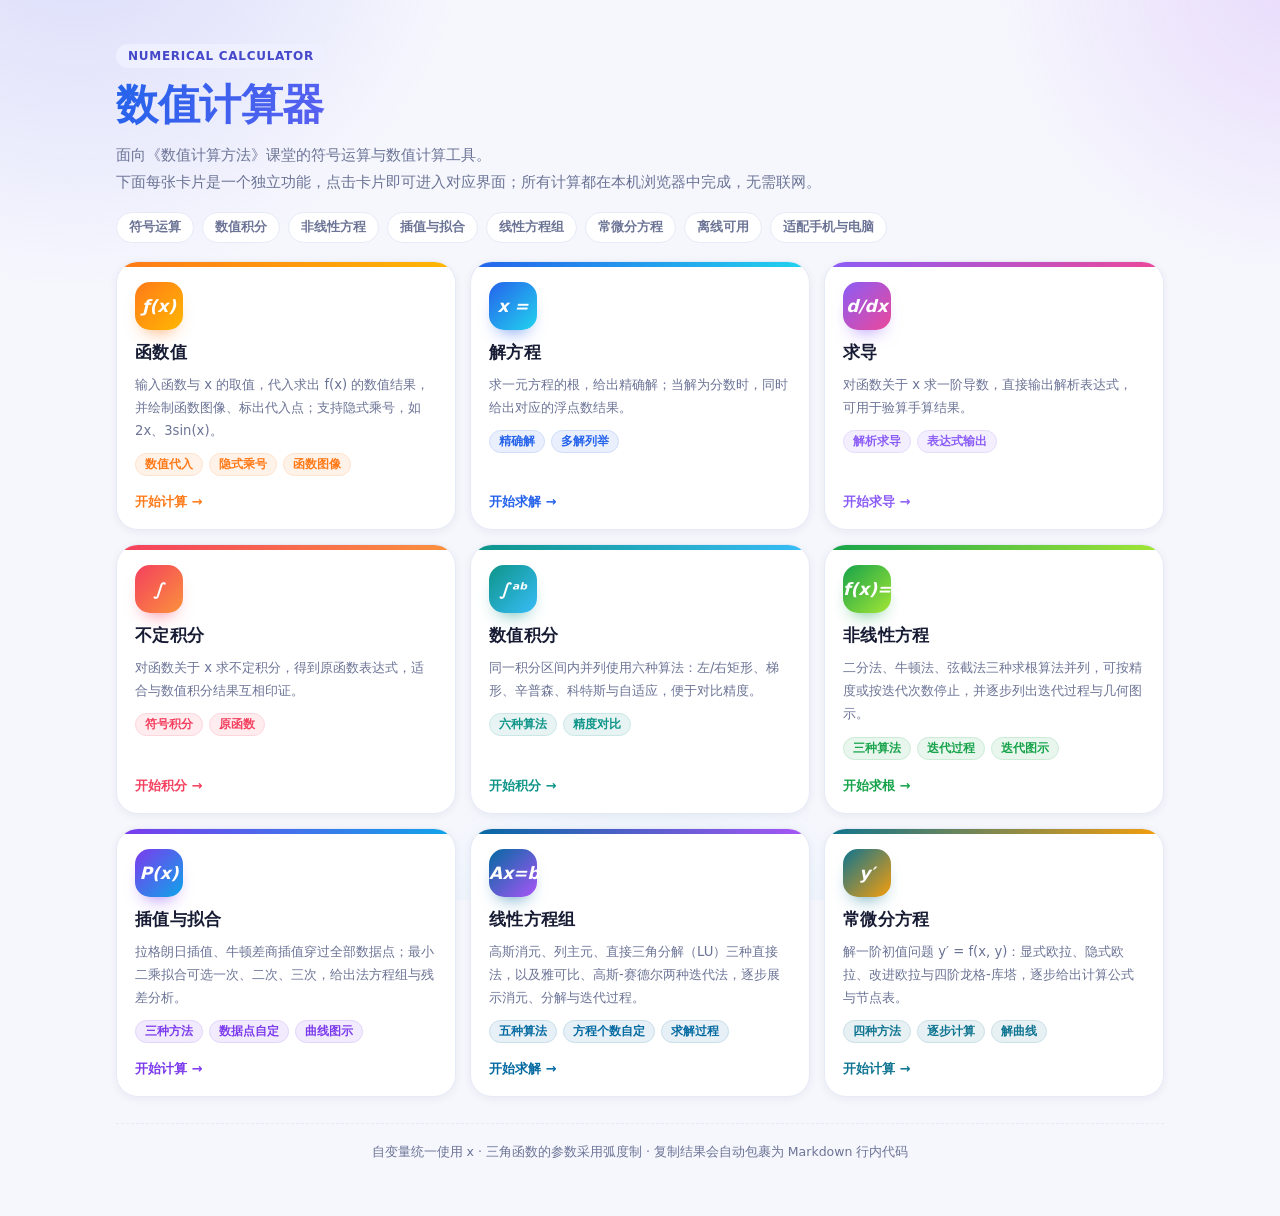
<file: index.html>
<!DOCTYPE html>
<html lang="zh-CN">

<head>
  <meta charset="utf-8" />
  <meta name="viewport" content="width=device-width, initial-scale=1, viewport-fit=cover" />
  <title>数值计算器</title>
  <link rel="stylesheet" href="css/style.css" />
</head>

<body class="theme-home">
  <main class="shell">
    <section class="hero">
      <span class="eyebrow">NUMERICAL CALCULATOR</span>
      <h1>数值计算器</h1>
      <p>
        面向《数值计算方法》课堂的符号运算与数值计算工具。<br />
        下面每张卡片是一个独立功能，点击卡片即可进入对应界面；所有计算都在本机浏览器中完成，无需联网。
      </p>
      <div class="quick-tags">
        <span>符号运算</span>
        <span>数值积分</span>
        <span>非线性方程</span>
        <span>插值与拟合</span>
        <span>线性方程组</span>
        <span>常微分方程</span>
        <span>离线可用</span>
        <span>适配手机与电脑</span>
      </div>
    </section>

    <section class="cards">
      <a class="func-card c-eval" href="函数值.html">
        <span class="func-icon">ƒ(x)</span>
        <h2>函数值</h2>
        <p>输入函数与 x 的取值，代入求出 f(x) 的数值结果，并绘制函数图像、标出代入点；支持隐式乘号，如 2x、3sin(x)。</p>
        <span class="tags"><span>数值代入</span><span>隐式乘号</span><span>函数图像</span></span>
        <span class="go">开始计算 →</span>
      </a>

      <a class="func-card c-solve" href="解方程.html">
        <span class="func-icon">x =</span>
        <h2>解方程</h2>
        <p>求一元方程的根，给出精确解；当解为分数时，同时给出对应的浮点数结果。</p>
        <span class="tags"><span>精确解</span><span>多解列举</span></span>
        <span class="go">开始求解 →</span>
      </a>

      <a class="func-card c-diff" href="求导.html">
        <span class="func-icon">d/dx</span>
        <h2>求导</h2>
        <p>对函数关于 x 求一阶导数，直接输出解析表达式，可用于验算手算结果。</p>
        <span class="tags"><span>解析求导</span><span>表达式输出</span></span>
        <span class="go">开始求导 →</span>
      </a>

      <a class="func-card c-int" href="不定积分.html">
        <span class="func-icon">∫</span>
        <h2>不定积分</h2>
        <p>对函数关于 x 求不定积分，得到原函数表达式，适合与数值积分结果互相印证。</p>
        <span class="tags"><span>符号积分</span><span>原函数</span></span>
        <span class="go">开始积分 →</span>
      </a>

      <a class="func-card c-numint" href="数值积分.html">
        <span class="func-icon">∫ᵃᵇ</span>
        <h2>数值积分</h2>
        <p>同一积分区间内并列使用六种算法：左/右矩形、梯形、辛普森、科特斯与自适应，便于对比精度。</p>
        <span class="tags"><span>六种算法</span><span>精度对比</span></span>
        <span class="go">开始积分 →</span>
      </a>

      <a class="func-card c-nonlin" href="非线性方程.html">
        <span class="func-icon">f(x)=0</span>
        <h2>非线性方程</h2>
        <p>二分法、牛顿法、弦截法三种求根算法并列，可按精度或按迭代次数停止，并逐步列出迭代过程与几何图示。</p>
        <span class="tags"><span>三种算法</span><span>迭代过程</span><span>迭代图示</span></span>
        <span class="go">开始求根 →</span>
      </a>

      <a class="func-card c-interp" href="插值与拟合.html">
        <span class="func-icon">P(x)</span>
        <h2>插值与拟合</h2>
        <p>拉格朗日插值、牛顿差商插值穿过全部数据点；最小二乘拟合可选一次、二次、三次，给出法方程组与残差分析。</p>
        <span class="tags"><span>三种方法</span><span>数据点自定</span><span>曲线图示</span></span>
        <span class="go">开始计算 →</span>
      </a>

      <a class="func-card c-linsys" href="线性方程组.html">
        <span class="func-icon">Ax=b</span>
        <h2>线性方程组</h2>
        <p>高斯消元、列主元、直接三角分解（LU）三种直接法，以及雅可比、高斯-赛德尔两种迭代法，逐步展示消元、分解与迭代过程。</p>
        <span class="tags"><span>五种算法</span><span>方程个数自定</span><span>求解过程</span></span>
        <span class="go">开始求解 →</span>
      </a>

      <a class="func-card c-ode" href="常微分方程.html">
        <span class="func-icon">y′</span>
        <h2>常微分方程</h2>
        <p>解一阶初值问题 y′ = f(x, y)：显式欧拉、隐式欧拉、改进欧拉与四阶龙格-库塔，逐步给出计算公式与节点表。</p>
        <span class="tags"><span>四种方法</span><span>逐步计算</span><span>解曲线</span></span>
        <span class="go">开始计算 →</span>
      </a>
    </section>

    <p class="page-foot">
      自变量统一使用 x · 三角函数的参数采用弧度制 · 复制结果会自动包裹为 Markdown 行内代码
    </p>
  </main>
</body>

</html>
</file>
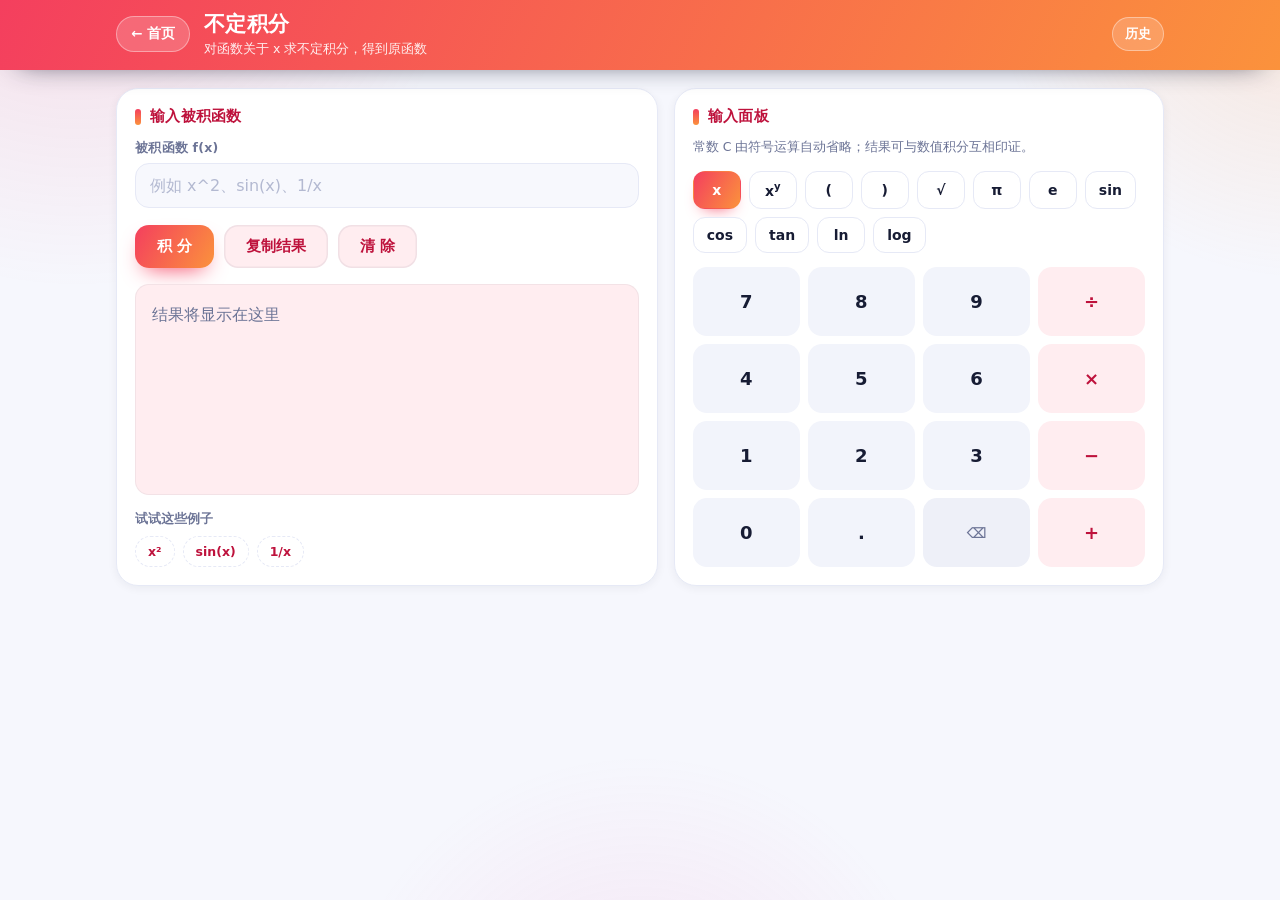
<file: 不定积分.html>
<!DOCTYPE html>
<html lang="zh-CN">

<head>
  <meta charset="utf-8" />
  <meta name="viewport" content="width=device-width, initial-scale=1, viewport-fit=cover" />
  <title>不定积分 · 数值计算器</title>
  <link rel="stylesheet" href="css/style.css" />
</head>

<body class="theme-int">
  <header class="topbar">
    <div class="topbar-inner">
      <a class="back-btn" href="index.html">← 首页</a>
      <div class="titles">
        <h1>不定积分</h1>
        <p>对函数关于 x 求不定积分，得到原函数</p>
      </div>
    </div>
  </header>

  <main class="shell">
    <div class="workspace">

      <section class="card">
        <h2 class="card-title">输入被积函数</h2>

        <label class="field">
          <span>被积函数 f(x)</span>
          <input type="text" id="equation" placeholder="例如 x^2、sin(x)、1/x" data-enter="solveIntegral" />
        </label>

        <div class="actions">
          <button type="button" class="btn btn-primary" onclick="solveIntegral()">积 分</button>
          <button type="button" class="btn btn-ghost" onclick="copyResult('solution')">复制结果</button>
          <button type="button" class="btn btn-ghost" onclick="clearInputs()">清 除</button>
        </div>

        <p id="solution" class="result" data-empty="结果将显示在这里"></p>

        <div class="examples">
          <p>试试这些例子</p>
          <div class="example-row">
            <button type="button" class="example" onclick="useExample('x^2')">x²</button>
            <button type="button" class="example" onclick="useExample('sin(x)')">sin(x)</button>
            <button type="button" class="example" onclick="useExample('1/x')">1/x</button>
          </div>
        </div>
      </section>

      <aside class="card side">
        <h2 class="card-title">输入面板</h2>
        <p class="card-note">常数 C 由符号运算自动省略；结果可与数值积分互相印证。</p>

        <div class="chips">
          <button type="button" class="chip chip-key" onclick="insertSymbol('x')">x</button>
          <button type="button" class="chip" onclick="insertSymbol('^')">x<sup>y</sup></button>
          <button type="button" class="chip" onclick="insertSymbol('(')">(</button>
          <button type="button" class="chip" onclick="insertSymbol(')')">)</button>
          <button type="button" class="chip" onclick="insertSymbol('sqrt()')">√</button>
          <button type="button" class="chip" onclick="insertSymbol('pi')">π</button>
          <button type="button" class="chip" onclick="insertSymbol('e')">e</button>
          <button type="button" class="chip" onclick="insertSymbol('sin()')">sin</button>
          <button type="button" class="chip" onclick="insertSymbol('cos()')">cos</button>
          <button type="button" class="chip" onclick="insertSymbol('tan()')">tan</button>
          <button type="button" class="chip" onclick="insertSymbol('ln()')">ln</button>
          <button type="button" class="chip" onclick="insertSymbol('log10()')">log</button>
        </div>

        <div class="keypad">
          <button type="button" class="key" onclick="insertSymbol('7')">7</button>
          <button type="button" class="key" onclick="insertSymbol('8')">8</button>
          <button type="button" class="key" onclick="insertSymbol('9')">9</button>
          <button type="button" class="key op" onclick="insertSymbol('/')">÷</button>

          <button type="button" class="key" onclick="insertSymbol('4')">4</button>
          <button type="button" class="key" onclick="insertSymbol('5')">5</button>
          <button type="button" class="key" onclick="insertSymbol('6')">6</button>
          <button type="button" class="key op" onclick="insertSymbol('*')">×</button>

          <button type="button" class="key" onclick="insertSymbol('1')">1</button>
          <button type="button" class="key" onclick="insertSymbol('2')">2</button>
          <button type="button" class="key" onclick="insertSymbol('3')">3</button>
          <button type="button" class="key op" onclick="insertSymbol('-')">−</button>

          <button type="button" class="key" onclick="insertSymbol('0')">0</button>
          <button type="button" class="key" onclick="insertSymbol('.')">.</button>
          <button type="button" class="key back" onclick="backspace()">⌫</button>
          <button type="button" class="key op" onclick="insertSymbol('+')">+</button>
        </div>
      </aside>

    </div>
  </main>

  <div id="toast" class="toast">已复制</div>

  <script src="js/nerdamer.core.js"></script>
  <script src="js/Algebra.js"></script>
  <script src="js/Calculus.js"></script>
  <script src="js/Solve.js"></script>
  <script src="js/ui.js"></script>
  <script src="js/history.js"></script>

  <script>
    function clearInputs() {
      clearFields(["equation"]);
    }

    function useExample(equation) {
      document.getElementById("equation").value = equation;
      solveIntegral();
    }

    function solveIntegral() {
      var equation = document.getElementById("equation").value.trim();
      var solutionEl = document.getElementById("solution");

      if (equation === "") { solutionEl.innerHTML = "请输入函数."; return; }

      try {
        var solution = nerdamer.integrate(equation, "x").toString();

        var solutionText = "对函数  " + equation + "  求不定积分得:<br>";
        solutionText += solution;

        solutionEl.innerHTML = solutionText;
        NCHistory.record();
      } catch (e) {
        solutionEl.innerHTML = "积分失败：请检查函数写法（自变量用 x 表示）.";
      }
    }
  </script>
</body>

</html>
</file>
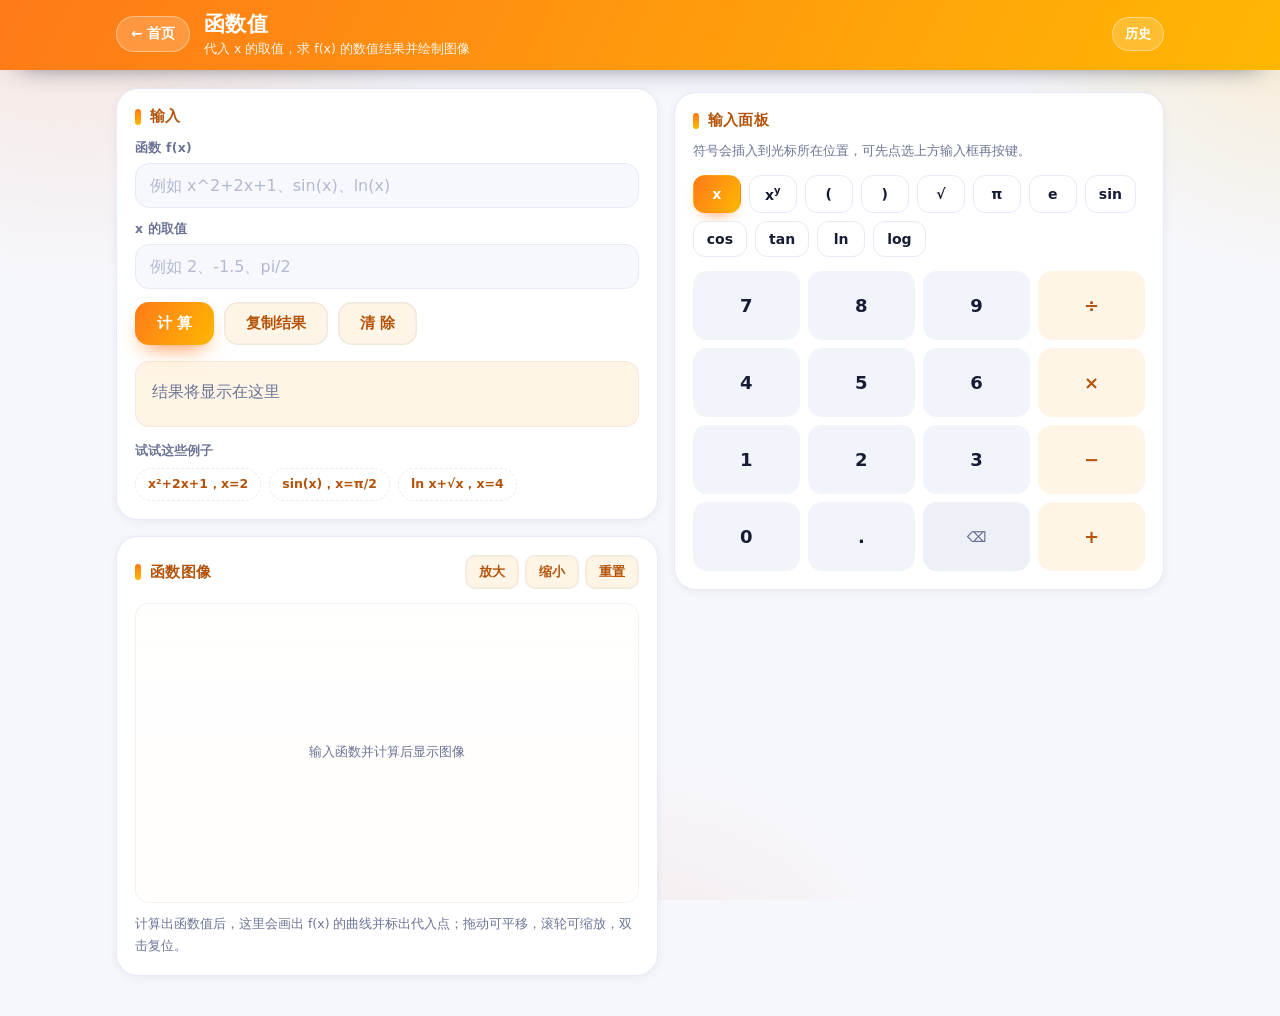
<file: 函数值.html>
<!DOCTYPE html>
<html lang="zh-CN">

<head>
  <meta charset="utf-8" />
  <meta name="viewport" content="width=device-width, initial-scale=1, viewport-fit=cover" />
  <title>函数值 · 数值计算器</title>
  <link rel="stylesheet" href="css/style.css" />
</head>

<body class="theme-eval">
  <header class="topbar">
    <div class="topbar-inner">
      <a class="back-btn" href="index.html">← 首页</a>
      <div class="titles">
        <h1>函数值</h1>
        <p>代入 x 的取值，求 f(x) 的数值结果并绘制图像</p>
      </div>
    </div>
  </header>

  <main class="shell">
    <div class="workspace">

      <div class="stack">

        <section class="card">
          <h2 class="card-title">输入</h2>

          <label class="field">
            <span>函数 f(x)</span>
            <input type="text" id="equation" placeholder="例如 x^2+2x+1、sin(x)、ln(x)" data-enter="calculateFunctionValue" />
          </label>

          <label class="field">
            <span>x 的取值</span>
            <input type="text" id="xValue" placeholder="例如 2、-1.5、pi/2" data-enter="calculateFunctionValue" />
          </label>

          <div class="actions">
            <button type="button" class="btn btn-primary" onclick="calculateFunctionValue()">计 算</button>
            <button type="button" class="btn btn-ghost" onclick="copyResult('result')">复制结果</button>
            <button type="button" class="btn btn-ghost" onclick="clearInputs()">清 除</button>
          </div>

          <p id="result" class="result" data-empty="结果将显示在这里"></p>

          <div class="examples">
            <p>试试这些例子</p>
            <div class="example-row">
              <button type="button" class="example" onclick="useExample('x^2+2x+1', '2')">x²+2x+1，x=2</button>
              <button type="button" class="example" onclick="useExample('sin(x)', 'pi/2')">sin(x)，x=π/2</button>
              <button type="button" class="example" onclick="useExample('ln(x)+sqrt(x)', '4')">ln x+√x，x=4</button>
            </div>
          </div>
        </section>

        <section class="card">
          <div class="card-head">
            <h2 class="card-title">函数图像</h2>
            <div class="chart-tools">
              <button type="button" class="btn btn-ghost btn-sm" onclick="zoomChart(0.7)" title="放大">放大</button>
              <button type="button" class="btn btn-ghost btn-sm" onclick="zoomChart(1 / 0.7)" title="缩小">缩小</button>
              <button type="button" class="btn btn-ghost btn-sm" onclick="resetChart()" title="恢复到初始视图">重置</button>
            </div>
          </div>

          <div class="chart-box">
            <canvas id="chart" class="chart" role="img" aria-label="函数 f(x) 的图像"></canvas>
          </div>
          <p class="chart-tip" id="chartTip">计算出函数值后，这里会画出 f(x) 的曲线并标出代入点；拖动可平移，滚轮可缩放，双击复位。</p>
        </section>

      </div>

      <aside class="card side">
        <h2 class="card-title">输入面板</h2>
        <p class="card-note">符号会插入到光标所在位置，可先点选上方输入框再按键。</p>

        <div class="chips">
          <button type="button" class="chip chip-key" onclick="insertSymbol('x')">x</button>
          <button type="button" class="chip" onclick="insertSymbol('^')">x<sup>y</sup></button>
          <button type="button" class="chip" onclick="insertSymbol('(')">(</button>
          <button type="button" class="chip" onclick="insertSymbol(')')">)</button>
          <button type="button" class="chip" onclick="insertSymbol('sqrt()')">√</button>
          <button type="button" class="chip" onclick="insertSymbol('pi')">π</button>
          <button type="button" class="chip" onclick="insertSymbol('e')">e</button>
          <button type="button" class="chip" onclick="insertSymbol('sin()')">sin</button>
          <button type="button" class="chip" onclick="insertSymbol('cos()')">cos</button>
          <button type="button" class="chip" onclick="insertSymbol('tan()')">tan</button>
          <button type="button" class="chip" onclick="insertSymbol('ln()')">ln</button>
          <button type="button" class="chip" onclick="insertSymbol('log10()')">log</button>
        </div>

        <div class="keypad">
          <button type="button" class="key" onclick="insertSymbol('7')">7</button>
          <button type="button" class="key" onclick="insertSymbol('8')">8</button>
          <button type="button" class="key" onclick="insertSymbol('9')">9</button>
          <button type="button" class="key op" onclick="insertSymbol('/')">÷</button>

          <button type="button" class="key" onclick="insertSymbol('4')">4</button>
          <button type="button" class="key" onclick="insertSymbol('5')">5</button>
          <button type="button" class="key" onclick="insertSymbol('6')">6</button>
          <button type="button" class="key op" onclick="insertSymbol('*')">×</button>

          <button type="button" class="key" onclick="insertSymbol('1')">1</button>
          <button type="button" class="key" onclick="insertSymbol('2')">2</button>
          <button type="button" class="key" onclick="insertSymbol('3')">3</button>
          <button type="button" class="key op" onclick="insertSymbol('-')">−</button>

          <button type="button" class="key" onclick="insertSymbol('0')">0</button>
          <button type="button" class="key" onclick="insertSymbol('.')">.</button>
          <button type="button" class="key back" onclick="backspace()">⌫</button>
          <button type="button" class="key op" onclick="insertSymbol('+')">+</button>
        </div>
      </aside>

    </div>
  </main>

  <div id="toast" class="toast">已复制</div>

  <script src="js/nerdamer.core.js"></script>
  <script src="js/Algebra.js"></script>
  <script src="js/Calculus.js"></script>
  <script src="js/Solve.js"></script>
  <script src="js/ui.js"></script>
  <script src="js/history.js"></script>

  <script>
    function clearInputs() {
      clearFields(["equation", "xValue"]);
      clearChart();
    }

    function myParse(expression) {
      theString = stripSpaces(expression);
      with (Math) {
        // now convert formatting from GC formatting
        theString = replaceSubstring(theString, ")(", ")*(");
        theString = replaceSubstring(theString, ")ln", ")*ln");
        theString = replaceSubstring(theString, ")log", ")*log");
        theString = replaceSubstring(theString, ")sin", ")*sin");
        theString = replaceSubstring(theString, ")cos", ")*cos");
        theString = replaceSubstring(theString, ")e", ")*e");

        // 小键盘的 log10() 与 log 同义（以 10 为底），先归一化，
        // 否则 putProduct 会把 log10( 当成 数字后接括号 而插入乘号
        theString = replaceSubstring(theString, "log10", "log");

        theString = putProduct(theString);
        theString = replaceSubstring(theString, "log", "(1/log(10))*log");
        theString = replaceSubstring(theString, "ln", "log");
        theString = replaceChar(theString, "X", "x");
      } // with Math
      return (theString);
    } // myParse

    function replaceChar(InString, oldSymbol, newSymbol) {
      OutString = "";
      for (Count = 0; Count < InString.length; Count++) {
        TempChar = InString.substring(Count, Count + 1);
        if (TempChar != oldSymbol)
          OutString = OutString + TempChar
        else OutString = OutString + newSymbol;
      }
      return (OutString);
    }

    function replaceSubstring(InString, oldSubstring, newSubstring) {
      OutString = "";
      var sublength = oldSubstring.length;
      for (Count = 0; Count < InString.length; Count++) {
        TempStr = InString.substring(Count, Count + sublength);
        TempChar = InString.substring(Count, Count + 1);
        if (TempStr != oldSubstring)
          OutString = OutString + TempChar
        else {
          OutString = OutString + newSubstring;
          Count += sublength - 1
        }

      }
      return (OutString);
    }

    function isNumberChar(InString) {
      if (InString.length != 1)
        return (false);
      RefString = "1234567890)";
      if (RefString.indexOf(InString, 0) == -1)
        return (false);
      return (true);
    }

    function isCharHere(InString, RefString) {
      if (InString.length != 1)
        return (false);
      if (RefString.indexOf(InString, 0) == -1)
        return (false);
      return (true);
    }

    function putProduct(InString) {
      OutString = "";
      for (Count = 0; Count < InString.length; Count++) {
        TempChar = InString.substring(Count, Count + 1);
        if (!isCharHere(TempChar, "xXeslcapdDuU(") || (Count == 0)) { OutString = OutString + TempChar }
        else {
          if (isNumberChar(InString.substring(Count - 1, Count))) { OutString = OutString + "*" + TempChar }
          else OutString = OutString + TempChar
        }
      }
      return (OutString);
    }

    function stripSpaces(InString) {
      var OutString = "";
      for (Count = 0; Count < InString.length; Count++) {
        var TempChar = InString.substring(Count, Count + 1);
        if (TempChar != " ")
          OutString = OutString + TempChar;
      }
      return (OutString);
    }

    function useExample(equation, xValue) {
      document.getElementById("equation").value = equation;
      document.getElementById("xValue").value = xValue;
      calculateFunctionValue();
    }

    function calculateFunctionValue() {
      var equationText = document.getElementById("equation").value;
      var xValue = document.getElementById("xValue").value;
      var resultEl = document.getElementById("result");

      if (stripSpaces(equationText) === "") { resultEl.innerHTML = "请输入函数."; clearChart(); return; }
      if (stripSpaces(xValue) === "") { resultEl.innerHTML = "请输入 x 的值."; clearChart(); return; }

      try {
        var equation = myParse(equationText);
        // 用括号包裹代入值，避免 x 为负数时 "x^2" 被解析成 "-2^2"
        var value = nerdamer(substitute(equation, "x", "(" + xValue + ")"))
          .evaluate()
          .text();
        resultEl.innerHTML = "函数的值为：" + value;
        renderChart(equation, equationText, xValue, value);
        NCHistory.record();
      } catch (e) {
        resultEl.innerHTML = "无法计算：请检查函数与 x 值的写法.";
        clearChart("表达式无法计算，暂时无法绘制图像。");
      }
    }

    function substitute(expression, variable, value) {
      return expression.replace(new RegExp(variable, "g"), value);
    }

    /* ==========================================================
       函数图像：用 canvas 绘制 y = f(x)，并标出 (x, f(x))
       - 表达式只编译一次（buildFunction），逐点采样不再解析字符串
       - y 轴范围按采样结果自动适配，并按分位数裁剪掉渐近线带来的极端值
       ========================================================== */

    var CHART_HALF_DEFAULT = 10;   // 默认横向半宽（数据单位）
    var CHART_TIP_DEFAULT = "计算出函数值后，这里会画出 f(x) 的曲线并标出代入点；拖动可平移，滚轮可缩放，双击复位。";

    var chart = {
      fn: null,          // 编译后的数值函数 f(x)
      label: "",         // 用于提示的表达式
      hasPoint: false,   // 是否存在可标记的点
      x0: 0,
      y0: 0,
      center: 0,         // 视图中心 x
      half: CHART_HALF_DEFAULT
    };

    /* ---------- 通用小工具 ---------- */

    function chartCssVar(name, fallback) {
      var value = getComputedStyle(document.body).getPropertyValue(name);
      return (value && value.trim()) || fallback;
    }

    function chartFmt(value) {
      if (!isFinite(value)) return "—";
      var abs = Math.abs(value);
      if (abs !== 0 && (abs < 0.001 || abs >= 100000)) return value.toExponential(2);
      return String(Number(value.toFixed(4)));
    }

    function chartTick(value) {
      if (value === 0) return "0";
      var abs = Math.abs(value);
      if (abs >= 10000 || abs < 0.001) return value.toExponential(0);
      return String(Number(value.toPrecision(6)));
    }

    /* 文本 -> 数值：兼容 nerdamer 输出的分数（如 1/3） */
    function toNumber(text) {
      var value = Number(text);
      if (!isNaN(value)) return value;
      var fraction = /^(-?\d+(?:\.\d+)?)\/(-?\d+(?:\.\d+)?)$/.exec(text);
      return fraction ? Number(fraction[1]) / Number(fraction[2]) : NaN;
    }

    function evalNumber(text) {
      try { return toNumber(nerdamer(text).evaluate().text()); } catch (e) { return NaN; }
    }

    function chartRoundRect(ctx, x, y, w, h, r) {
      ctx.beginPath();
      ctx.moveTo(x + r, y);
      ctx.arcTo(x + w, y, x + w, y + h, r);
      ctx.arcTo(x + w, y + h, x, y + h, r);
      ctx.arcTo(x, y + h, x, y, r);
      ctx.arcTo(x, y, x + w, y, r);
      ctx.closePath();
    }

    /* 取“好看”的刻度间隔：1/2/5 × 10^n */
    function niceStep(span, target) {
      var raw = span / Math.max(1, target);
      var magnitude = Math.pow(10, Math.floor(Math.log(raw) / Math.LN10));
      var norm = raw / magnitude;
      var step;
      if (norm <= 1) step = 1;
      else if (norm <= 2) step = 2;
      else if (norm <= 2.5) step = 2.5;
      else if (norm <= 5) step = 5;
      else step = 10;
      return step * magnitude;
    }

    /* ---------- 采样与取值 ---------- */

    function safeEval(x) {
      if (!chart.fn) return NaN;
      try {
        var y = chart.fn(x);
        if (typeof y !== "number" || !isFinite(y) || Math.abs(y) > 1e12) return NaN;
        return y;
      } catch (e) {
        return NaN;
      }
    }

    /* 计算纵轴显示范围：去掉渐近线导致的极端值，并保证点 (x0, f(x0)) 在视野内 */
    function chartYRange(ys) {
      var finite = [];
      var i;
      for (i = 0; i < ys.length; i++) {
        if (isFinite(ys[i])) finite.push(ys[i]);
      }
      if (chart.hasPoint && isFinite(chart.y0)) finite.push(chart.y0);
      if (finite.length === 0) return [-1, 1];

      var sorted = finite.slice().sort(function (a, b) { return a - b; });
      var last = sorted.length - 1;
      var lo = sorted[0];
      var hi = sorted[last];
      var trimLo = sorted[Math.floor(last * 0.04)];
      var trimHi = sorted[Math.ceil(last * 0.96)];

      // 仅当极值远大于主体分布时才裁剪（典型场景：1/x、tan 的渐近线）；
      // 多项式、三角函数这类主体范围本就很大的函数保留完整纵轴
      if (trimHi > trimLo && (trimHi - trimLo) < 0.6 * (hi - lo)) {
        var trimPad = (trimHi - trimLo) * 0.3;
        lo = trimLo - trimPad;
        hi = trimHi + trimPad;
      }

      if (chart.hasPoint && isFinite(chart.y0)) {
        lo = Math.min(lo, chart.y0);
        hi = Math.max(hi, chart.y0);
      }

      if (!(hi - lo > 1e-12)) {
        var mid = (hi + lo) / 2;
        lo = mid - 1;
        hi = mid + 1;
      }

      var pad = (hi - lo) * 0.12;
      return [lo - pad, hi + pad];
    }

    /* ---------- 绘制 ---------- */

    function chartMessage(ctx, width, height, color, text) {
      ctx.font = "13px 'PingFang SC','Microsoft YaHei',system-ui,sans-serif";
      ctx.fillStyle = color;
      ctx.textAlign = "center";
      ctx.textBaseline = "middle";
      ctx.fillText(text, width / 2, height / 2);
    }

    function drawChart() {
      var canvas = document.getElementById("chart");
      if (!canvas) return;

      var width = canvas.clientWidth;
      var height = canvas.clientHeight;
      if (!width || !height) return;

      var dpr = Math.min(window.devicePixelRatio || 1, 2);
      if (canvas.width !== Math.round(width * dpr) || canvas.height !== Math.round(height * dpr)) {
        canvas.width = Math.round(width * dpr);
        canvas.height = Math.round(height * dpr);
      }

      var ctx = canvas.getContext("2d");
      ctx.setTransform(dpr, 0, 0, dpr, 0, 0);
      ctx.clearRect(0, 0, width, height);

      var accent = chartCssVar("--accent", "#ff7a18");
      var accent2 = chartCssVar("--accent-2", "#ffb703");
      var accentInk = chartCssVar("--accent-ink", "#b45309");
      var gridColor = chartCssVar("--line", "#e6e9f6");
      var muted = chartCssVar("--muted", "#6c7496");

      if (!chart.fn) {
        chartMessage(ctx, width, height, muted, "输入函数并计算后显示图像");
        return;
      }

      var vx0 = chart.center - chart.half;
      var vx1 = chart.center + chart.half;

      // —— 采样：每个像素至少 1.5 个点，保证曲线平滑 ——
      var count = Math.min(1600, Math.max(320, Math.round(width * 1.5)));
      var xs = new Array(count + 1);
      var ys = new Array(count + 1);
      var i, x, y;
      var validCount = 0;

      for (i = 0; i <= count; i++) {
        x = vx0 + (vx1 - vx0) * i / count;
        xs[i] = x;
        ys[i] = safeEval(x);
        if (isFinite(ys[i])) validCount++;
      }

      if (validCount === 0) {
        chartMessage(ctx, width, height, muted, "当前区间内函数没有有效取值");
        return;
      }

      var yRange = chartYRange(ys);
      var vy0 = yRange[0];
      var vy1 = yRange[1];

      function toPx(v) { return (v - vx0) / (vx1 - vx0) * width; }
      function toPy(v) { return height - (v - vy0) / (vy1 - vy0) * height; }

      var stepX = niceStep(vx1 - vx0, Math.max(2, Math.floor(width / 70)));
      var stepY = niceStep(vy1 - vy0, Math.max(2, Math.floor(height / 50)));
      var k, gx, gy, px, py;

      // —— 网格 ——
      ctx.lineWidth = 1;
      ctx.strokeStyle = gridColor;
      for (k = Math.ceil(vx0 / stepX); k * stepX <= vx1 + 1e-9; k++) {
        px = toPx(k * stepX);
        ctx.beginPath();
        ctx.moveTo(px, 0);
        ctx.lineTo(px, height);
        ctx.stroke();
      }
      for (k = Math.ceil(vy0 / stepY); k * stepY <= vy1 + 1e-9; k++) {
        py = toPy(k * stepY);
        ctx.beginPath();
        ctx.moveTo(0, py);
        ctx.lineTo(width, py);
        ctx.stroke();
      }

      // —— 坐标轴 ——
      var zeroY = (vy0 <= 0 && vy1 >= 0) ? toPy(0) : null;
      var zeroX = (vx0 <= 0 && vx1 >= 0) ? toPx(0) : null;
      ctx.strokeStyle = "rgba(23, 28, 52, 0.35)";
      ctx.lineWidth = 1.2;
      if (zeroY !== null) {
        ctx.beginPath();
        ctx.moveTo(0, zeroY);
        ctx.lineTo(width, zeroY);
        ctx.stroke();
      }
      if (zeroX !== null) {
        ctx.beginPath();
        ctx.moveTo(zeroX, 0);
        ctx.lineTo(zeroX, height);
        ctx.stroke();
      }

      // —— 刻度文字 ——
      ctx.font = "11px 'PingFang SC','Microsoft YaHei',system-ui,sans-serif";
      ctx.fillStyle = muted;

      var textY = zeroY !== null ? Math.min(height - 4, zeroY + 14) : height - 6;
      ctx.textAlign = "center";
      ctx.textBaseline = "alphabetic";
      for (k = Math.ceil(vx0 / stepX); k * stepX <= vx1 + 1e-9; k++) {
        gx = k * stepX;
        if (Math.abs(gx) < stepX * 1e-6) continue;
        ctx.fillText(chartTick(gx), toPx(gx), textY);
      }

      // 原点处单独标一个 0（上面两轮循环都跳过了 0）
      if (zeroX !== null && zeroY !== null) {
        ctx.textAlign = "right";
        ctx.textBaseline = "alphabetic";
        ctx.fillText("0", zeroX - 5, textY);
      }

      var textX = zeroX !== null ? Math.min(width - 4, zeroX - 6) : 4;
      ctx.textAlign = zeroX !== null ? "right" : "left";
      ctx.textBaseline = "middle";
      for (k = Math.ceil(vy0 / stepY); k * stepY <= vy1 + 1e-9; k++) {
        gy = k * stepY;
        if (Math.abs(gy) < stepY * 1e-6) continue;
        ctx.fillText(chartTick(gy), textX, toPy(gy));
      }

      // —— 曲线 ——
      var gradient = ctx.createLinearGradient(0, 0, width, height);
      gradient.addColorStop(0, accent);
      gradient.addColorStop(1, accent2);

      ctx.save();
      ctx.beginPath();
      ctx.rect(0, 0, width, height);
      ctx.clip();

      ctx.strokeStyle = gradient;
      ctx.lineWidth = 2.4;
      ctx.lineJoin = "round";
      ctx.lineCap = "round";
      ctx.beginPath();

      var started = false;
      var prevY = NaN;
      var jumpLimit = (vy1 - vy0) * 3;   // 跨过不连续点（1/x、tan）时断开，避免画出竖线

      for (i = 0; i <= count; i++) {
        y = ys[i];
        if (!isFinite(y)) {
          started = false;
          prevY = NaN;
          continue;
        }
        px = toPx(xs[i]);
        py = toPy(y);
        if (py > height * 20) py = height * 20;
        else if (py < -height * 20) py = -height * 20;

        if (!started || (isFinite(prevY) && Math.abs(y - prevY) > jumpLimit)) {
          ctx.moveTo(px, py);
          started = true;
        } else {
          ctx.lineTo(px, py);
        }
        prevY = y;
      }
      ctx.stroke();
      ctx.restore();

      // —— 代入点标记 ——
      if (chart.hasPoint && isFinite(chart.x0) && isFinite(chart.y0)) {
        var pxp = toPx(chart.x0);
        var pyp = toPy(chart.y0);

        if (pxp >= -2 && pxp <= width + 2 && pyp >= -2 && pyp <= height + 2) {
          ctx.save();
          ctx.strokeStyle = accent;
          ctx.globalAlpha = 0.45;
          ctx.lineWidth = 1.2;
          if (typeof ctx.setLineDash === "function") ctx.setLineDash([4, 4]);

          ctx.beginPath();
          ctx.moveTo(pxp, Math.max(0, Math.min(height, pyp)));
          ctx.lineTo(pxp, zeroY !== null ? zeroY : height);
          ctx.stroke();

          ctx.beginPath();
          ctx.moveTo(Math.max(0, Math.min(width, pxp)), pyp);
          ctx.lineTo(zeroX !== null ? zeroX : 0, pyp);
          ctx.stroke();

          ctx.restore();

          ctx.beginPath();
          ctx.arc(pxp, pyp, 5, 0, Math.PI * 2);
          ctx.fillStyle = "#ffffff";
          ctx.fill();
          ctx.lineWidth = 2.4;
          ctx.strokeStyle = accent;
          ctx.stroke();

          // 坐标标签，靠近边缘时自动翻转方向
          var label = "(" + chartFmt(chart.x0) + ", " + chartFmt(chart.y0) + ")";
          ctx.font = "600 12px 'PingFang SC','Microsoft YaHei',system-ui,sans-serif";
          var textW = ctx.measureText(label).width;
          var boxW = textW + 14;
          var boxH = 22;
          var boxX = pxp + 10;
          var boxY = pyp - boxH - 8;
          if (boxX + boxW > width - 2) boxX = Math.max(2, pxp - boxW - 10);
          if (boxY < 2) boxY = Math.min(height - boxH - 2, pyp + 8);

          chartRoundRect(ctx, boxX, boxY, boxW, boxH, 8);
          ctx.fillStyle = "rgba(255, 255, 255, 0.94)";
          ctx.fill();
          ctx.lineWidth = 1.2;
          ctx.strokeStyle = accent;
          ctx.stroke();

          ctx.fillStyle = accentInk;
          ctx.textAlign = "center";
          ctx.textBaseline = "middle";
          ctx.fillText(label, boxX + boxW / 2, boxY + boxH / 2 + 0.5);
        }
      }
    }

    /* ---------- 交互：缩放 / 平移 / 重置 ---------- */

    function zoomChart(factor, focus) {
      if (typeof focus !== "number" || isNaN(focus)) focus = 0.5;

      var focusX = (chart.center - chart.half) + chart.half * 2 * focus;
      var half = Math.min(1e6, Math.max(1e-6, chart.half * factor));

      chart.half = half;
      chart.center = focusX - half * (2 * focus - 1);
      drawChart();
    }

    function resetChart() {
      chart.half = CHART_HALF_DEFAULT;
      chart.center = (chart.hasPoint && isFinite(chart.x0)) ? chart.x0 : 0;
      drawChart();
    }

    /* ---------- 与计算结果对接 ---------- */

    function renderChart(expression, displayText, xText, valueText) {
      var tip = document.getElementById("chartTip");

      try {
        // 只解析一次，得到可直接调用的数值函数
        chart.fn = nerdamer(expression).buildFunction(["x"]);
      } catch (e) {
        clearChart("该表达式无法绘制图像，请检查函数写法。");
        return;
      }

      var x0 = evalNumber(xText);
      var y0 = evalNumber(valueText);
      if (!isFinite(y0) && isFinite(x0)) y0 = safeEval(x0);

      chart.label = displayText;
      chart.hasPoint = isFinite(x0) && isFinite(y0);
      chart.x0 = isFinite(x0) ? x0 : 0;
      chart.y0 = y0;
      chart.center = isFinite(x0) ? x0 : 0;
      chart.half = CHART_HALF_DEFAULT;

      if (tip) tip.textContent = "f(x) = " + displayText + " · 拖动平移，滚轮缩放，双击复位。";
      drawChart();
    }

    function clearChart(message) {
      chart.fn = null;
      chart.label = "";
      chart.hasPoint = false;
      chart.center = 0;
      chart.half = CHART_HALF_DEFAULT;

      var tip = document.getElementById("chartTip");
      if (tip) tip.textContent = message || CHART_TIP_DEFAULT;
      drawChart();
    }

    /* ---------- 初始化 ---------- */

    document.addEventListener("DOMContentLoaded", function () {
      var canvas = document.getElementById("chart");
      if (!canvas) return;

      canvas.addEventListener("wheel", function (e) {
        if (!chart.fn) return;
        e.preventDefault();

        var rect = canvas.getBoundingClientRect();
        var focus = (e.clientX - rect.left) / (rect.width || 1);
        zoomChart(e.deltaY < 0 ? 0.8 : 1.25, focus);
      }, { passive: false });

      var dragging = false;
      var lastX = 0;

      canvas.addEventListener("pointerdown", function (e) {
        if (!chart.fn) return;
        dragging = true;
        lastX = e.clientX;
        if (canvas.setPointerCapture) {
          try { canvas.setPointerCapture(e.pointerId); } catch (err) { }
        }
      });

      canvas.addEventListener("pointermove", function (e) {
        if (!dragging || !chart.fn) return;
        var rect = canvas.getBoundingClientRect();
        var dx = e.clientX - lastX;
        lastX = e.clientX;

        chart.center -= dx / (rect.width || 1) * chart.half * 2;
        drawChart();
      });

      function endDrag() { dragging = false; }
      canvas.addEventListener("pointerup", endDrag);
      canvas.addEventListener("pointercancel", endDrag);
      canvas.addEventListener("pointerleave", endDrag);

      canvas.addEventListener("dblclick", function () {
        if (chart.fn) resetChart();
      });

      var resizeTimer = null;
      window.addEventListener("resize", function () {
        clearTimeout(resizeTimer);
        resizeTimer = setTimeout(drawChart, 120);
      });

      drawChart();
    });
  </script>
</body>

</html>
</file>
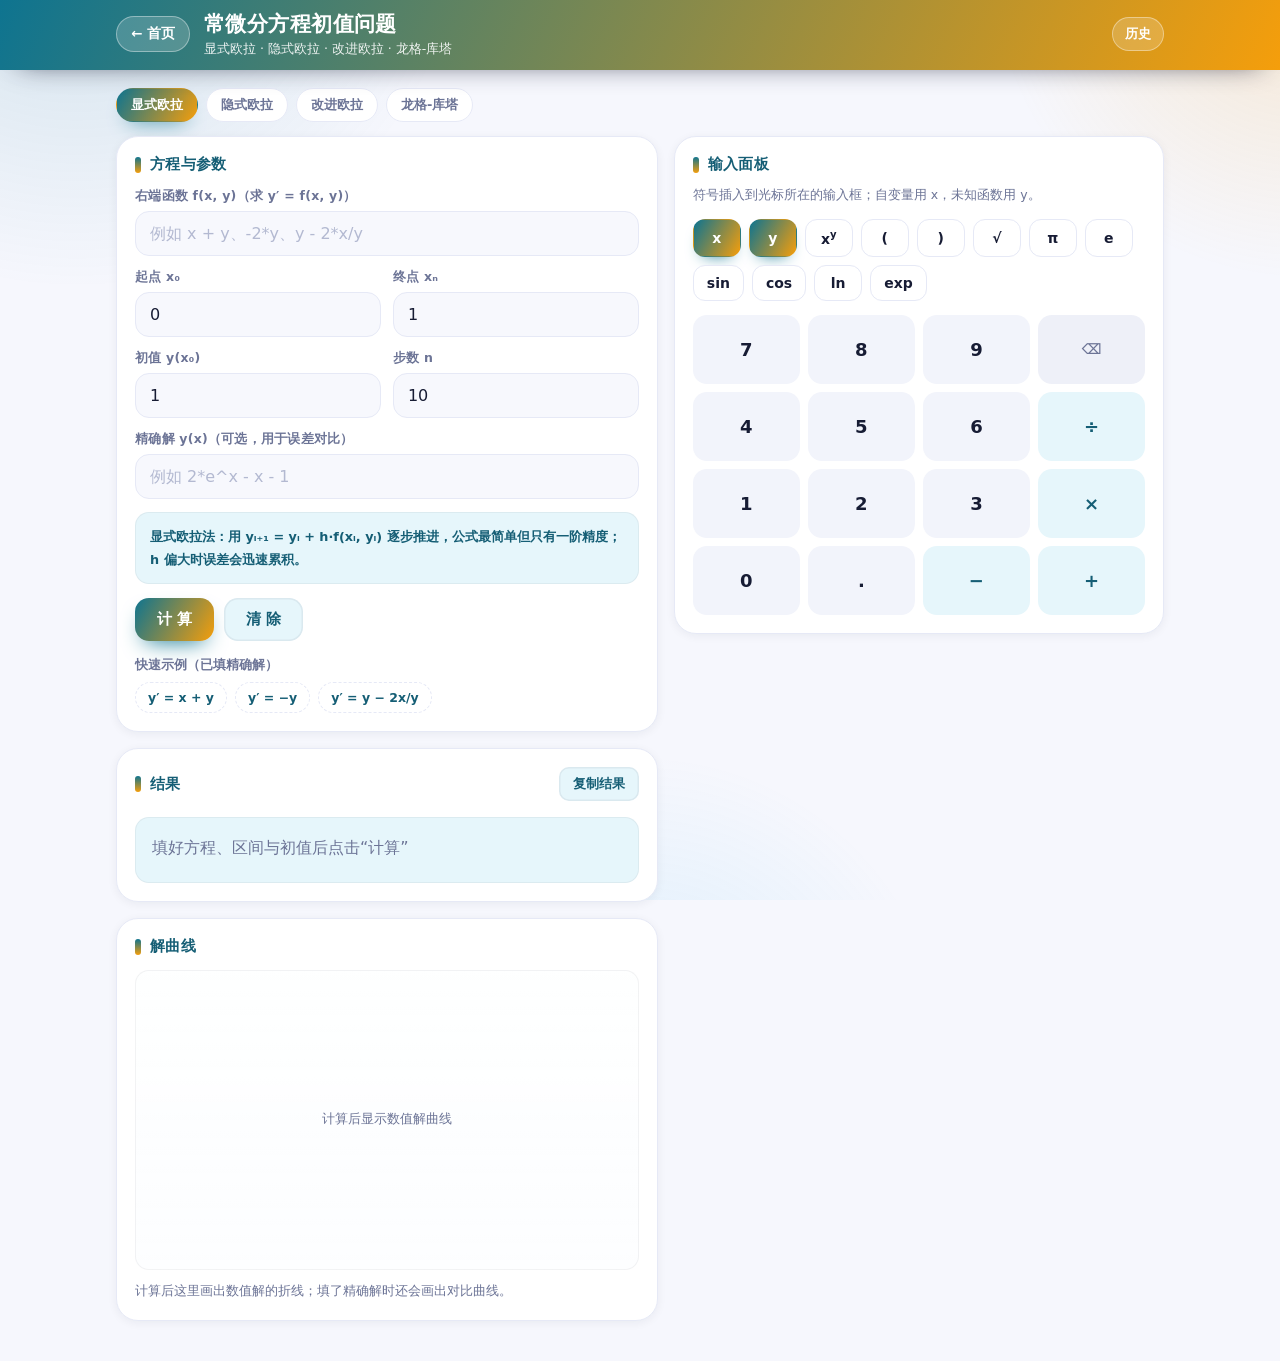
<file: 常微分方程.html>
<!DOCTYPE html>
<html lang="zh-CN">

<head>
  <meta charset="utf-8" />
  <meta name="viewport" content="width=device-width, initial-scale=1, viewport-fit=cover" />
  <title>常微分方程 · 数值计算器</title>
  <link rel="stylesheet" href="css/style.css" />
</head>

<body class="theme-ode">
  <header class="topbar">
    <div class="topbar-inner">
      <a class="back-btn" href="index.html">← 首页</a>
      <div class="titles">
        <h1>常微分方程初值问题</h1>
        <p>显式欧拉 · 隐式欧拉 · 改进欧拉 · 龙格-库塔</p>
      </div>
    </div>
  </header>

  <main class="shell">
    <nav class="tabs" role="tablist" aria-label="常微分方程数值方法">
      <button type="button" class="tab active" role="tab" data-method="1" onclick="selectMethod(1)">显式欧拉</button>
      <button type="button" class="tab" role="tab" data-method="2" onclick="selectMethod(2)">隐式欧拉</button>
      <button type="button" class="tab" role="tab" data-method="3" onclick="selectMethod(3)">改进欧拉</button>
      <button type="button" class="tab" role="tab" data-method="4" onclick="selectMethod(4)">龙格-库塔</button>
    </nav>

    <div class="workspace">

      <div class="stack">

        <section class="card">
          <h2 class="card-title">方程与参数</h2>

          <label class="field">
            <span>右端函数 f(x, y)（求 y′ = f(x, y)）</span>
            <input type="text" id="equation" placeholder="例如 x + y、-2*y、y - 2*x/y" data-enter="runOde" />
          </label>

          <div class="field-grid">
            <label class="field">
              <span>起点 x₀</span>
              <input type="text" id="x0Value" value="0" placeholder="例如 0" data-enter="runOde" />
            </label>
            <label class="field">
              <span>终点 xₙ</span>
              <input type="text" id="xnValue" value="1" placeholder="例如 1" data-enter="runOde" />
            </label>
          </div>

          <div class="field-grid">
            <label class="field">
              <span>初值 y(x₀)</span>
              <input type="text" id="y0Value" value="1" placeholder="例如 1" data-enter="runOde" />
            </label>
            <label class="field">
              <span>步数 n</span>
              <input type="text" id="steps" value="10" placeholder="例如 10" data-enter="runOde" />
            </label>
          </div>

          <label class="field">
            <span>精确解 y(x)（可选，用于误差对比）</span>
            <input type="text" id="exactSolution" placeholder="例如 2*e^x - x - 1" data-enter="runOde" />
          </label>

          <p class="algo-hint" id="methodHint"></p>

          <div class="actions">
            <button type="button" class="btn btn-primary" onclick="runOde()">计 算</button>
            <button type="button" class="btn btn-ghost" onclick="clearInputs()">清 除</button>
          </div>

          <div class="examples">
            <p>快速示例（已填精确解）</p>
            <div class="example-row">
              <button type="button" class="example" onclick="useExample(0)">y′ = x + y</button>
              <button type="button" class="example" onclick="useExample(1)">y′ = −y</button>
              <button type="button" class="example" onclick="useExample(2)">y′ = y − 2x/y</button>
            </div>
          </div>
        </section>

        <section class="card">
          <div class="card-head">
            <h2 class="card-title">结果</h2>
            <button type="button" class="btn btn-ghost btn-sm" onclick="copyResult('result')">复制结果</button>
          </div>
          <p id="result" class="result" data-empty="填好方程、区间与初值后点击“计算”"></p>
        </section>

        <section class="card" id="stepsCard" style="display:none">
          <div class="card-head">
            <h2 class="card-title">计算过程</h2>
            <button type="button" class="btn btn-ghost btn-sm" onclick="copySteps()">复制过程</button>
          </div>
          <div class="steps" id="stepsBody"></div>
        </section>

        <section class="card">
          <div class="card-head">
            <h2 class="card-title">解曲线</h2>
          </div>
          <div class="chart-box">
            <canvas id="chart" class="chart" role="img" aria-label="数值解与精确解曲线"></canvas>
          </div>
          <p class="chart-tip" id="chartTip">计算后这里画出数值解的折线；填了精确解时还会画出对比曲线。</p>
        </section>

      </div>

      <aside class="card side">
        <h2 class="card-title">输入面板</h2>
        <p class="card-note">符号插入到光标所在的输入框；自变量用 x，未知函数用 y。</p>

        <div class="chips">
          <button type="button" class="chip chip-key" onclick="insertSymbol('x')">x</button>
          <button type="button" class="chip chip-key" onclick="insertSymbol('y')">y</button>
          <button type="button" class="chip" onclick="insertSymbol('^')">x<sup>y</sup></button>
          <button type="button" class="chip" onclick="insertSymbol('(')">(</button>
          <button type="button" class="chip" onclick="insertSymbol(')')">)</button>
          <button type="button" class="chip" onclick="insertSymbol('sqrt()')">√</button>
          <button type="button" class="chip" onclick="insertSymbol('pi')">π</button>
          <button type="button" class="chip" onclick="insertSymbol('e')">e</button>
          <button type="button" class="chip" onclick="insertSymbol('sin()')">sin</button>
          <button type="button" class="chip" onclick="insertSymbol('cos()')">cos</button>
          <button type="button" class="chip" onclick="insertSymbol('ln()')">ln</button>
          <button type="button" class="chip" onclick="insertSymbol('exp()')">exp</button>
        </div>

        <div class="keypad">
          <button type="button" class="key" onclick="insertSymbol('7')">7</button>
          <button type="button" class="key" onclick="insertSymbol('8')">8</button>
          <button type="button" class="key" onclick="insertSymbol('9')">9</button>
          <button type="button" class="key back" onclick="backspace()">⌫</button>

          <button type="button" class="key" onclick="insertSymbol('4')">4</button>
          <button type="button" class="key" onclick="insertSymbol('5')">5</button>
          <button type="button" class="key" onclick="insertSymbol('6')">6</button>
          <button type="button" class="key op" onclick="insertSymbol('/')">÷</button>

          <button type="button" class="key" onclick="insertSymbol('1')">1</button>
          <button type="button" class="key" onclick="insertSymbol('2')">2</button>
          <button type="button" class="key" onclick="insertSymbol('3')">3</button>
          <button type="button" class="key op" onclick="insertSymbol('*')">×</button>

          <button type="button" class="key" onclick="insertSymbol('0')">0</button>
          <button type="button" class="key" onclick="insertSymbol('.')">.</button>
          <button type="button" class="key op" onclick="insertSymbol('-')">−</button>
          <button type="button" class="key op" onclick="insertSymbol('+')">+</button>
        </div>
      </aside>

    </div>
  </main>

  <div id="toast" class="toast">已复制</div>

  <script src="js/expr.js"></script>
  <script src="js/nerdamer.core.js"></script>
  <script src="js/Algebra.js"></script>
  <script src="js/Calculus.js"></script>
  <script src="js/Solve.js"></script>
  <script src="js/ui.js"></script>
  <script src="js/history.js"></script>

  <script>
    /* ==========================================================
       常微分方程初值问题：显式欧拉 / 隐式欧拉 / 改进欧拉 / RK4
       ========================================================== */

    var currentMethod = 1;

    var METHOD_INFO = {
      1: {
        name: "显式欧拉法",
        order: "一阶",
        formula: "yᵢ₊₁ = yᵢ + h·f(xᵢ, yᵢ)，直接用左端点 (xᵢ, yᵢ) 的斜率走完整步",
        hint: "显式欧拉法：用 yᵢ₊₁ = yᵢ + h·f(xᵢ, yᵢ) 逐步推进，公式最简单但只有一阶精度；h 偏大时误差会迅速累积。"
      },
      2: {
        name: "隐式欧拉法",
        order: "一阶",
        formula: "yᵢ₊₁ = yᵢ + h·f(xᵢ₊₁, yᵢ₊₁)，右端含未知的 yᵢ₊₁，需迭代求解",
        hint: "隐式欧拉法：用右端点斜率 yᵢ₊₁ = yᵢ + h·f(xᵢ₊₁, yᵢ₊₁)，方程两端都含 yᵢ₊₁，本页先用显式欧拉预估，再不动点迭代到收敛。稳定性好，适合刚性方程。"
      },
      3: {
        name: "改进欧拉法",
        order: "二阶",
        formula: "先预测 ȳᵢ₊₁ = yᵢ + h·f(xᵢ, yᵢ)，再校正 yᵢ₊₁ = yᵢ + h·[f(xᵢ, yᵢ) + f(xᵢ₊₁, ȳᵢ₊₁)]/2",
        hint: "改进欧拉法（预测-校正 / Heun）：先用显式欧拉预测一个 ȳᵢ₊₁，再用两端点斜率的平均值校正，二阶精度，计算量约为显式欧拉的两倍。"
      },
      4: {
        name: "龙格-库塔法",
        order: "四阶",
        formula: "k₁ = f(xᵢ, yᵢ)，k₂ = f(xᵢ + h/2, yᵢ + h·k₁/2)，k₃ = f(xᵢ + h/2, yᵢ + h·k₂/2)，k₄ = f(xᵢ + h, yᵢ + h·k₃)，yᵢ₊₁ = yᵢ + h(k₁ + 2k₂ + 2k₃ + k₄)/6",
        hint: "经典四阶龙格-库塔（RK4）：每步在区间内取 4 个斜率加权平均，局部误差 O(h⁵)，是通用性最好的定步长方法。"
      }
    };

    var EXAMPLES = [
      {
        equation: "x + y",
        x0: "0", xn: "1", y0: "1", steps: "10",
        exact: "2*e^x - x - 1"
      },
      {
        equation: "-y",
        x0: "0", xn: "2", y0: "1", steps: "10",
        exact: "e^(-x)"
      },
      {
        equation: "y - 2*x/y",
        x0: "0", xn: "1", y0: "1", steps: "5",
        exact: "sqrt(1 + 2*x)"
      }
    ];

    /* ---------- 基础工具 ---------- */

    var SUB_MAP = { "0": "₀", "1": "₁", "2": "₂", "3": "₃", "4": "₄", "5": "₅", "6": "₆", "7": "₇", "8": "₈", "9": "₉" };

    function sub(n) {
      return String(n).split("").map(function (ch) { return SUB_MAP[ch] || ch; }).join("");
    }

    function fmtNum(v) {
      if (typeof v !== "number" || !isFinite(v)) return "—";
      if (v === 0) return "0";
      var abs = Math.abs(v);
      if (abs >= 1e6 || abs < 1e-6) return v.toExponential(4);
      return String(Number(v.toPrecision(8)));
    }

    function escapeText(text) {
      return String(text).replace(/&/g, "&amp;").replace(/</g, "&lt;").replace(/>/g, "&gt;");
    }

    function numParen(v) {
      return v < 0 ? "(" + fmtNum(v) + ")" : fmtNum(v);
    }

    function pickRows(list, head, tail) {
      if (list.length <= head + tail) return list.map(function (v, i) { return i; });
      var idx = [];
      for (var i = 0; i < head; i++) idx.push(i);
      idx.push(-1);
      for (var j = list.length - tail; j < list.length; j++) idx.push(j);
      return idx;
    }

    function readNumber(id) {
      var el = document.getElementById(id);
      if (!el) return NaN;
      var parsed = parseCellValue(el.value);
      if (parsed.empty) return NaN;
      if (parsed.error) return NaN;
      return parsed.value;
    }

    /* ---------- 表达式预处理（与其它页面一致） ---------- */

    function myParse(expression) {
      theString = stripSpaces(expression);
      with (Math) {
        theString = replaceSubstring(theString, ")(", ")*(");
        theString = replaceSubstring(theString, ")ln", ")*ln");
        theString = replaceSubstring(theString, ")log", ")*log");
        theString = replaceSubstring(theString, ")sin", ")*sin");
        theString = replaceSubstring(theString, ")cos", ")*cos");
        theString = replaceSubstring(theString, ")e", ")*e");

        theString = replaceSubstring(theString, "log10", "log");

        theString = putProduct(theString);
        theString = replaceSubstring(theString, "log", "(1/log(10))*log");
        theString = replaceSubstring(theString, "ln", "log");
        theString = replaceChar(theString, "X", "x");
        theString = replaceChar(theString, "Y", "y");
      } // with Math
      return (theString);
    }

    function replaceChar(InString, oldSymbol, newSymbol) {
      OutString = "";
      for (Count = 0; Count < InString.length; Count++) {
        TempChar = InString.substring(Count, Count + 1);
        if (TempChar != oldSymbol)
          OutString = OutString + TempChar
        else OutString = OutString + newSymbol;
      }
      return (OutString);
    }

    function replaceSubstring(InString, oldSubstring, newSubstring) {
      OutString = "";
      var sublength = oldSubstring.length;
      for (Count = 0; Count < InString.length; Count++) {
        TempStr = InString.substring(Count, Count + sublength);
        TempChar = InString.substring(Count, Count + 1);
        if (TempStr != oldSubstring)
          OutString = OutString + TempChar
        else {
          OutString = OutString + newSubstring;
          Count += sublength - 1
        }
      }
      return (OutString);
    }

    function isNumberChar(InString) {
      if (InString.length != 1)
        return (false);
      RefString = "1234567890)";
      if (RefString.indexOf(InString, 0) == -1)
        return (false);
      return (true);
    }

    function isCharHere(InString, RefString) {
      if (InString.length != 1)
        return (false);
      if (RefString.indexOf(InString, 0) == -1)
        return (false);
      return (true);
    }

    function putProduct(InString) {
      OutString = "";
      for (Count = 0; Count < InString.length; Count++) {
        TempChar = InString.substring(Count, Count + 1);
        if (!isCharHere(TempChar, "xXyYeslcapdDuU(") || (Count == 0)) { OutString = OutString + TempChar }
        else {
          if (isNumberChar(InString.substring(Count - 1, Count))) { OutString = OutString + "*" + TempChar }
          else OutString = OutString + TempChar
        }
      }
      return (OutString);
    }

    function stripSpaces(InString) {
      var OutString = "";
      for (Count = 0; Count < InString.length; Count++) {
        var TempChar = InString.substring(Count, Count + 1);
        if (TempChar != " ")
          OutString = OutString + TempChar;
      }
      return (OutString);
    }

    /* ---------- 页面交互 ---------- */

    function selectMethod(num) {
      currentMethod = num;

      var tabs = document.querySelectorAll(".tabs .tab[data-method]");
      for (var i = 0; i < tabs.length; i++) {
        var active = tabs[i].getAttribute("data-method") == String(num);
        tabs[i].className = active ? "tab active" : "tab";
        tabs[i].setAttribute("aria-selected", active ? "true" : "false");
      }

      document.getElementById("methodHint").innerHTML = METHOD_INFO[num].hint;
      clearOutput();
    }

    function useExample(index) {
      var item = EXAMPLES[index];
      if (!item) return;

      document.getElementById("equation").value = item.equation;
      document.getElementById("x0Value").value = item.x0;
      document.getElementById("xnValue").value = item.xn;
      document.getElementById("y0Value").value = item.y0;
      document.getElementById("steps").value = item.steps;
      document.getElementById("exactSolution").value = item.exact;

      runOde();
    }

    function clearInputs() {
      clearFields(["equation", "x0Value", "xnValue", "y0Value", "steps", "exactSolution"]);
      clearOutput();
    }

    function clearOutput() {
      document.getElementById("result").innerHTML = "";
      document.getElementById("stepsBody").innerHTML = "";
      document.getElementById("stepsCard").style.display = "none";
      chartData.points = [];
      chartData.exact = null;
      drawChart();
      var tip = document.getElementById("chartTip");
      if (tip) tip.textContent = "计算后这里画出数值解的折线；填了精确解时还会画出对比曲线。";
    }

    function showError(message) {
      document.getElementById("result").innerHTML = message;
      document.getElementById("stepsBody").innerHTML = "";
      document.getElementById("stepsCard").style.display = "none";
      chartData.points = [];
      chartData.exact = null;
      drawChart();
    }

    function copySteps() {
      var card = document.getElementById("stepsCard");
      var box = document.getElementById("stepsBody");
      if (!card || card.style.display === "none" || !box || !box.textContent.trim()) {
        showToast("还没有可复制的过程");
        return;
      }
      copyText(box.innerText || box.textContent);
    }

    /* ---------- 求解入口 ---------- */

    function safeF(f, x, y) {
      try {
        var value = f(x, y);
        if (typeof value !== "number" || !isFinite(value) || Math.abs(value) > 1e12) return NaN;
        return value;
      } catch (e) {
        return NaN;
      }
    }

    function runOde() {
      var text = document.getElementById("equation").value;
      if (stripSpaces(text) === "") { showError("请输入右端函数 f(x, y)。"); return; }

      var f;
      try {
        f = nerdamer(myParse(text)).buildFunction(["x", "y"]);
      } catch (e) {
        showError("f(x, y) 无法解析：请检查写法（自变量用 x，未知函数用 y）。");
        return;
      }

      var x0 = readNumber("x0Value");
      var xn = readNumber("xnValue");
      var y0 = readNumber("y0Value");
      var n = readNumber("steps");

      if (isNaN(x0) || isNaN(xn)) { showError("请填写区间端点 x₀ 与 xₙ。"); return; }
      if (!(xn > x0)) { showError("区间必须满足 xₙ > x₀。"); return; }
      if (isNaN(y0)) { showError("请填写初值 y(x₀)。"); return; }
      if (!(n >= 1) || Math.floor(n) !== n) { showError("步数 n 必须是正整数。"); return; }
      if (n > 200) { showError("步数最多 200，再多请分段计算。"); return; }

      var exactText = stripSpaces(document.getElementById("exactSolution").value);
      var exact = null;
      if (exactText !== "") {
        try {
          exact = nerdamer(myParse(exactText)).buildFunction(["x"]);
        } catch (e) {
          showError("精确解无法解析：请检查写法（自变量用 x）。");
          return;
        }
      }

      var h = (xn - x0) / n;
      var out;

      if (currentMethod === 1) out = eulerExplicit(f, x0, y0, h, n);
      else if (currentMethod === 2) out = eulerImplicit(f, x0, y0, h, n);
      else if (currentMethod === 3) out = eulerImproved(f, x0, y0, h, n);
      else out = rungeKutta4(f, x0, y0, h, n);

      if (out.error) { showError(out.error); return; }

      out.x0 = x0;
      out.xn = xn;
      out.y0 = y0;
      out.h = h;
      out.n = n;
      out.exact = exact;

      renderResult(out);
      renderSteps(out);
      renderChart(out);
      NCHistory.record();
    }

    /* ---------- 四种方法 ---------- */

    function eulerExplicit(f, x0, y0, h, n) {
      var points = [{ x: x0, y: y0 }];
      var details = [];
      var x = x0, y = y0;

      for (var i = 0; i < n; i++) {
        var k1 = safeF(f, x, y);
        if (!isFinite(k1)) {
          return { error: "第 " + (i + 1) + " 步 f(x, y) 无法计算，请检查函数表达式与定义域。" };
        }

        var yn = y + h * k1;
        details.push({ i: i, x: x, y: y, xn: x + h, yn: yn, k1: k1 });

        x = x + h;
        y = yn;
        points.push({ x: x, y: y });
      }

      return { points: points, details: details };
    }

    function eulerImplicit(f, x0, y0, h, n) {
      var points = [{ x: x0, y: y0 }];
      var details = [];
      var x = x0, y = y0;

      for (var i = 0; i < n; i++) {
        var f0 = safeF(f, x, y);
        if (!isFinite(f0)) {
          return { error: "第 " + (i + 1) + " 步 f(x, y) 无法计算，请检查函数表达式与定义域。" };
        }

        var xNext = x + h;
        var predictor = y + h * f0;
        var guess = predictor;
        var iterations = 0;
        var delta = Infinity;
        var converged = false;

        for (iterations = 1; iterations <= 200; iterations++) {
          var fNext = safeF(f, xNext, guess);
          if (!isFinite(fNext)) {
            return { error: "隐式欧拉在第 " + (i + 1) + " 步迭代时 f 无法计算，请检查函数。" };
          }

          var next = y + h * fNext;
          delta = Math.abs(next - guess);
          guess = next;

          if (delta <= 1e-12) { converged = true; break; }
        }

        if (!converged) {
          return {
            error: "隐式欧拉在第 " + (i + 1) + " 步的隐式方程迭代不收敛（|Δ| = " + fmtNum(delta) +
              "）。可减小步长（加大步数）或改用其他方法。"
          };
        }

        details.push({
          i: i, x: x, y: y, xn: xNext, yn: guess,
          f0: f0, predictor: predictor, iterations: iterations, delta: delta
        });

        x = xNext;
        y = guess;
        points.push({ x: x, y: y });
      }

      return { points: points, details: details };
    }

    function eulerImproved(f, x0, y0, h, n) {
      var points = [{ x: x0, y: y0 }];
      var details = [];
      var x = x0, y = y0;

      for (var i = 0; i < n; i++) {
        var k1 = safeF(f, x, y);
        if (!isFinite(k1)) {
          return { error: "第 " + (i + 1) + " 步 f(x, y) 无法计算，请检查函数表达式与定义域。" };
        }

        var predictor = y + h * k1;
        var k2 = safeF(f, x + h, predictor);
        if (!isFinite(k2)) {
          return { error: "第 " + (i + 1) + " 步的预测值处 f 无法计算，请检查函数。" };
        }

        var yn = y + h * (k1 + k2) / 2;
        details.push({ i: i, x: x, y: y, xn: x + h, yn: yn, k1: k1, k2: k2, predictor: predictor });

        x = x + h;
        y = yn;
        points.push({ x: x, y: y });
      }

      return { points: points, details: details };
    }

    function rungeKutta4(f, x0, y0, h, n) {
      var points = [{ x: x0, y: y0 }];
      var details = [];
      var x = x0, y = y0;

      for (var i = 0; i < n; i++) {
        var k1 = safeF(f, x, y);
        var k2 = safeF(f, x + h / 2, y + h * k1 / 2);
        var k3 = safeF(f, x + h / 2, y + h * k2 / 2);
        var k4 = safeF(f, x + h, y + h * k3);

        if (!isFinite(k1) || !isFinite(k2) || !isFinite(k3) || !isFinite(k4)) {
          return { error: "第 " + (i + 1) + " 步的某个 k 无法计算，请检查函数表达式与定义域。" };
        }

        var yn = y + h * (k1 + 2 * k2 + 2 * k3 + k4) / 6;
        details.push({ i: i, x: x, y: y, xn: x + h, yn: yn, k1: k1, k2: k2, k3: k3, k4: k4 });

        x = x + h;
        y = yn;
        points.push({ x: x, y: y });
      }

      return { points: points, details: details };
    }

    /* ---------- 结果 ---------- */

    function exactAt(out, x) {
      if (!out.exact) return NaN;
      try {
        var value = out.exact(x);
        if (typeof value !== "number" || !isFinite(value)) return NaN;
        return value;
      } catch (e) {
        return NaN;
      }
    }

    function renderResult(out) {
      var last = out.points[out.points.length - 1];
      var html = "y(" + fmtNum(last.x) + ") ≈ " + fmtNum(last.y) + "<br>";
      html += "步数 n = " + out.n + "，步长 h = " + fmtNum(out.h) + " · " +
        METHOD_INFO[currentMethod].name + "（" + METHOD_INFO[currentMethod].order + "）";

      var exactLast = exactAt(out, last.x);
      if (isFinite(exactLast)) {
        html += "<br>精确解 y(" + fmtNum(last.x) + ") = " + fmtNum(exactLast) +
          "，误差 = " + fmtNum(last.y - exactLast);
      }

      document.getElementById("result").innerHTML = html;
    }

    /* ---------- 过程 ---------- */

    function detailBlock(out, index) {
      var d = out.details[index];
      var html = "";
      var i = d.i;

      html += '<p class="step-line"><b>第 ' + (i + 1) + " 步</b> x" + sub(i) + " = " + fmtNum(d.x) +
        "，y" + sub(i) + " = " + fmtNum(d.y) + "</p>";

      if (currentMethod === 1) {
        html += '<p class="step-formula">y' + sub(i + 1) + " = y" + sub(i) + " + h·f(x" + sub(i) + ", y" + sub(i) +
          ") = " + fmtNum(d.y) + " + " + fmtNum(out.h) + "×" + numParen(d.k1) + " = " + fmtNum(d.yn) + "</p>";
      } else if (currentMethod === 2) {
        html += '<p class="step-formula">预估 y⁽⁰⁾ = y' + sub(i) + " + h·f(x" + sub(i) + ", y" + sub(i) + ") = " +
          fmtNum(d.predictor) + "；迭代 y⁽ˢ⁺¹⁾ = y" + sub(i) + " + h·f(x" + sub(i + 1) + ", y⁽ˢ⁾)，共 " +
          d.iterations + " 次收敛（|Δ| = " + fmtNum(d.delta) + "）</p>";
        html += '<p class="step-formula">y' + sub(i + 1) + " = " + fmtNum(d.yn) + "</p>";
      } else if (currentMethod === 3) {
        html += '<p class="step-formula">k₁ = f(x' + sub(i) + ", y" + sub(i) + ") = " + fmtNum(d.k1) +
          "；预测 ȳ" + sub(i + 1) + " = y" + sub(i) + " + h·k₁ = " + fmtNum(d.predictor) + "</p>";
        html += '<p class="step-formula">k₂ = f(x' + sub(i + 1) + ", ȳ" + sub(i + 1) + ") = " + fmtNum(d.k2) + "</p>";
        html += '<p class="step-formula">y' + sub(i + 1) + " = y" + sub(i) + " + h(k₁ + k₂)/2 = " + fmtNum(d.y) +
          " + " + fmtNum(out.h) + "×(" + numParen(d.k1) + " + " + numParen(d.k2) + ")/2 = " + fmtNum(d.yn) + "</p>";
      } else {
        html += '<p class="step-formula">k₁ = f(x' + sub(i) + ", y" + sub(i) + ") = " + fmtNum(d.k1) + "</p>";
        html += '<p class="step-formula">k₂ = f(x' + sub(i) + " + h/2, y" + sub(i) + " + h·k₁/2) = " + fmtNum(d.k2) + "</p>";
        html += '<p class="step-formula">k₃ = f(x' + sub(i) + " + h/2, y" + sub(i) + " + h·k₂/2) = " + fmtNum(d.k3) + "</p>";
        html += '<p class="step-formula">k₄ = f(x' + sub(i) + " + h, y" + sub(i) + " + h·k₃) = " + fmtNum(d.k4) + "</p>";
        html += '<p class="step-formula">y' + sub(i + 1) + " = y" + sub(i) +
          " + h(k₁ + 2k₂ + 2k₃ + k₄)/6 = " + fmtNum(d.yn) + "</p>";
      }

      return html;
    }

    function tableHtml(out) {
      var hasExact = !!out.exact;
      var head = "<th>i</th><th>xᵢ</th><th>yᵢ</th>";

      if (currentMethod === 1 || currentMethod === 2) head += "<th>f(xᵢ, yᵢ)</th>";
      else if (currentMethod === 3) head += "<th>k₁</th><th>k₂</th>";
      else head += "<th>k₁</th><th>k₂</th><th>k₃</th><th>k₄</th>";

      if (hasExact) head += "<th>y(xᵢ)</th><th>误差</th>";

      var cols = 3 + (currentMethod === 4 ? 4 : (currentMethod === 3 ? 2 : 1)) + (hasExact ? 2 : 0);
      var html = '<div class="step-table-wrap"><table class="step-table"><thead><tr>' + head + "</tr></thead><tbody>";
      var idx = pickRows(out.points, 8, 5);

      for (var k = 0; k < idx.length; k++) {
        if (idx[k] < 0) {
          html += '<tr class="ellipsis"><td colspan="' + cols + '">⋯⋯</td></tr>';
          continue;
        }

        var pointIndex = idx[k];
        var p = out.points[pointIndex];
        var d = pointIndex < out.details.length ? out.details[pointIndex] : null;

        html += "<tr><td>" + pointIndex + "</td><td>" + fmtNum(p.x) + "</td><td>" + fmtNum(p.y) + "</td>";

        if (currentMethod === 1 || currentMethod === 2) {
          var slope = d ? (currentMethod === 1 ? d.k1 : d.f0) : NaN;
          html += "<td>" + (d ? fmtNum(slope) : "—") + "</td>";
        } else if (currentMethod === 3) {
          html += "<td>" + (d ? fmtNum(d.k1) : "—") + "</td><td>" + (d ? fmtNum(d.k2) : "—") + "</td>";
        } else {
          html += "<td>" + (d ? fmtNum(d.k1) : "—") + "</td><td>" + (d ? fmtNum(d.k2) : "—") + "</td>" +
            "<td>" + (d ? fmtNum(d.k3) : "—") + "</td><td>" + (d ? fmtNum(d.k4) : "—") + "</td>";
        }

        if (hasExact) {
          var exactValue = exactAt(out, p.x);
          html += "<td>" + fmtNum(exactValue) + "</td><td>" + fmtNum(p.y - exactValue) + "</td>";
        }

        html += "</tr>";
      }

      html += "</tbody></table></div>";

      if (out.points.length > idx.length) {
        html += '<p class="step-note">表中只列出部分节点（共 ' + out.points.length + " 个节点）。</p>";
      }

      return html;
    }

    function renderSteps(out) {
      var card = document.getElementById("stepsCard");
      var box = document.getElementById("stepsBody");
      if (!card || !box) return;

      var html = "";
      html += '<p class="step-line"><b>方程</b> y′ = ' +
        escapeText(stripSpaces(document.getElementById("equation").value)) +
        "，y(" + fmtNum(out.x0) + ") = " + fmtNum(out.y0) + "</p>";
      html += '<p class="step-line"><b>区间与步长</b> [' + fmtNum(out.x0) + ", " + fmtNum(out.xn) +
        "]，n = " + out.n + "，h = (xₙ − x₀)/n = " + fmtNum(out.h) + "</p>";
      html += '<p class="step-line"><b>方法</b> ' + METHOD_INFO[currentMethod].name +
        "（" + METHOD_INFO[currentMethod].order + "精度）</p>";
      html += '<p class="step-formula">' + METHOD_INFO[currentMethod].formula + "</p>";

      html += '<p class="step-line"><b>逐步计算</b></p>';

      var idx = pickRows(out.details, 4, 2);
      for (var k = 0; k < idx.length; k++) {
        if (idx[k] < 0) {
          html += '<p class="step-note">⋯⋯ 中间 ' + (out.details.length - 6) + " 步省略（完整数据见下表）⋯⋯</p>";
          continue;
        }
        html += detailBlock(out, idx[k]);
      }

      html += '<p class="step-line"><b>节点汇总</b></p>';
      html += tableHtml(out);

      var last = out.points[out.points.length - 1];
      var exactLast = exactAt(out, last.x);
      var resultLine = "y(" + fmtNum(last.x) + ") ≈ " + fmtNum(last.y);
      if (isFinite(exactLast)) {
        resultLine += "，精确解 " + fmtNum(exactLast) + "，误差 " + fmtNum(last.y - exactLast);
      }
      html += '<p class="step-line"><b>结果</b> ' + resultLine + "</p>";

      box.innerHTML = html;
      card.style.display = "";
    }

    /* ==========================================================
       解曲线：数值解折线（+ 精确解虚线）
       ========================================================== */

    var chartData = { points: [], exact: null };

    function chartCssVar(name, fallback) {
      var value = getComputedStyle(document.body).getPropertyValue(name);
      return (value && value.trim()) || fallback;
    }

    function chartTick(value) {
      if (value === 0) return "0";
      var abs = Math.abs(value);
      if (abs >= 10000 || abs < 0.001) return value.toExponential(0);
      return String(Number(value.toPrecision(6)));
    }

    function niceStep(span, target) {
      var raw = span / Math.max(1, target);
      var magnitude = Math.pow(10, Math.floor(Math.log(raw) / Math.LN10));
      var norm = raw / magnitude;
      var step;
      if (norm <= 1) step = 1;
      else if (norm <= 2) step = 2;
      else if (norm <= 2.5) step = 2.5;
      else if (norm <= 5) step = 5;
      else step = 10;
      return step * magnitude;
    }

    function chartRoundRect(ctx, x, y, w, h, r) {
      ctx.beginPath();
      ctx.moveTo(x + r, y);
      ctx.arcTo(x + w, y, x + w, y + h, r);
      ctx.arcTo(x + w, y + h, x, y + h, r);
      ctx.arcTo(x, y + h, x, y, r);
      ctx.arcTo(x, y, x + w, y, r);
      ctx.closePath();
    }

    function renderChart(out) {
      chartData.points = out.points.slice();
      chartData.exact = out.exact || null;
      chartData.x0 = out.x0;
      chartData.xn = out.xn;

      var tip = document.getElementById("chartTip");
      if (tip) {
        tip.textContent = out.exact
          ? "实线为" + METHOD_INFO[currentMethod].name + "的数值解，虚线为精确解 y(x)；圆点为各节点。"
          : "实线为" + METHOD_INFO[currentMethod].name + "的数值解，圆点为各节点；填写精确解后可对比。";
      }

      drawChart();
    }

    function drawChart() {
      var canvas = document.getElementById("chart");
      if (!canvas) return;

      var width = canvas.clientWidth;
      var height = canvas.clientHeight;
      if (!width || !height) return;

      var dpr = Math.min(window.devicePixelRatio || 1, 2);
      if (canvas.width !== Math.round(width * dpr) || canvas.height !== Math.round(height * dpr)) {
        canvas.width = Math.round(width * dpr);
        canvas.height = Math.round(height * dpr);
      }

      var ctx = canvas.getContext("2d");
      ctx.setTransform(dpr, 0, 0, dpr, 0, 0);
      ctx.clearRect(0, 0, width, height);

      var accent = chartCssVar("--accent", "#0e7490");
      var accent2 = chartCssVar("--accent-2", "#f59e0b");
      var accentInk = chartCssVar("--accent-ink", "#155e75");
      var gridColor = chartCssVar("--line", "#e6e9f6");
      var muted = chartCssVar("--muted", "#6c7496");

      var pts = chartData.points;

      if (!pts.length) {
        ctx.font = "13px 'PingFang SC','Microsoft YaHei',system-ui,sans-serif";
        ctx.fillStyle = muted;
        ctx.textAlign = "center";
        ctx.textBaseline = "middle";
        ctx.fillText("计算后显示数值解曲线", width / 2, height / 2);
        return;
      }

      // —— 采样精确解 ——
      var exactPoints = [];
      var i;
      if (chartData.exact) {
        var samples = Math.max(80, Math.round(width * 0.8));
        for (i = 0; i <= samples; i++) {
          var sx = pts[0].x + (pts[pts.length - 1].x - pts[0].x) * i / samples;
          var sy = NaN;
          try {
            var raw = chartData.exact(sx);
            if (typeof raw === "number" && isFinite(raw)) sy = raw;
          } catch (e) { sy = NaN; }
          exactPoints.push({ x: sx, y: sy });
        }
      }

      // —— 范围 ——
      var minX = pts[0].x;
      var maxX = pts[pts.length - 1].x;
      if (!(maxX > minX)) maxX = minX + 1;

      var ys = [];
      for (i = 0; i < pts.length; i++) if (isFinite(pts[i].y)) ys.push(pts[i].y);
      for (i = 0; i < exactPoints.length; i++) if (isFinite(exactPoints[i].y)) ys.push(exactPoints[i].y);
      if (!ys.length) return;

      var lo = Math.min.apply(null, ys);
      var hi = Math.max.apply(null, ys);
      if (!(hi - lo > 1e-12)) { lo -= 1; hi += 1; }
      var padY = (hi - lo) * 0.14;
      var vy0 = lo - padY;
      var vy1 = hi + padY;

      var spanX = maxX - minX;
      var vx0 = minX - spanX * 0.06;
      var vx1 = maxX + spanX * 0.06;

      function toPx(v) { return (v - vx0) / (vx1 - vx0) * width; }
      function toPy(v) { return height - (v - vy0) / (vy1 - vy0) * height; }

      // —— 网格 ——
      var stepX = niceStep(vx1 - vx0, Math.max(2, Math.floor(width / 70)));
      var stepY = niceStep(vy1 - vy0, Math.max(2, Math.floor(height / 50)));
      var k, gx, gy, px, py;

      ctx.lineWidth = 1;
      ctx.strokeStyle = gridColor;
      for (k = Math.ceil(vx0 / stepX); k * stepX <= vx1 + 1e-9; k++) {
        px = toPx(k * stepX);
        ctx.beginPath();
        ctx.moveTo(px, 0);
        ctx.lineTo(px, height);
        ctx.stroke();
      }
      for (k = Math.ceil(vy0 / stepY); k * stepY <= vy1 + 1e-9; k++) {
        py = toPy(k * stepY);
        ctx.beginPath();
        ctx.moveTo(0, py);
        ctx.lineTo(width, py);
        ctx.stroke();
      }

      // —— 坐标轴 ——
      var zeroY = (vy0 <= 0 && vy1 >= 0) ? toPy(0) : null;
      var zeroX = (vx0 <= 0 && vx1 >= 0) ? toPx(0) : null;
      ctx.strokeStyle = "rgba(23, 28, 52, 0.35)";
      ctx.lineWidth = 1.2;
      if (zeroY !== null) {
        ctx.beginPath();
        ctx.moveTo(0, zeroY);
        ctx.lineTo(width, zeroY);
        ctx.stroke();
      }
      if (zeroX !== null) {
        ctx.beginPath();
        ctx.moveTo(zeroX, 0);
        ctx.lineTo(zeroX, height);
        ctx.stroke();
      }

      // —— 刻度 ——
      ctx.font = "11px 'PingFang SC','Microsoft YaHei',system-ui,sans-serif";
      ctx.fillStyle = muted;

      var textY = zeroY !== null ? Math.min(height - 4, zeroY + 14) : height - 6;
      ctx.textAlign = "center";
      ctx.textBaseline = "alphabetic";
      for (k = Math.ceil(vx0 / stepX); k * stepX <= vx1 + 1e-9; k++) {
        gx = k * stepX;
        if (Math.abs(gx) < stepX * 1e-6) continue;
        ctx.fillText(chartTick(gx), toPx(gx), textY);
      }

      var textX = zeroX !== null ? Math.min(width - 4, zeroX - 6) : 4;
      ctx.textAlign = zeroX !== null ? "right" : "left";
      ctx.textBaseline = "middle";
      for (k = Math.ceil(vy0 / stepY); k * stepY <= vy1 + 1e-9; k++) {
        gy = k * stepY;
        if (Math.abs(gy) < stepY * 1e-6) continue;
        ctx.fillText(chartTick(gy), textX, toPy(gy));
      }

      ctx.save();
      ctx.beginPath();
      ctx.rect(0, 0, width, height);
      ctx.clip();

      // —— 精确解（虚线） ——
      if (exactPoints.length) {
        ctx.save();
        ctx.strokeStyle = accent2;
        ctx.lineWidth = 1.8;
        ctx.globalAlpha = 0.9;
        if (typeof ctx.setLineDash === "function") ctx.setLineDash([6, 4]);

        var startedExact = false;
        var prevExact = NaN;
        ctx.beginPath();
        for (i = 0; i < exactPoints.length; i++) {
          var ex = exactPoints[i];
          if (!isFinite(ex.y)) { startedExact = false; prevExact = NaN; continue; }

          var epx = toPx(ex.x);
          var epy = toPy(ex.y);
          if (!startedExact || Math.abs(ex.y - prevExact) > (vy1 - vy0) * 3) {
            ctx.moveTo(epx, epy);
            startedExact = true;
          } else {
            ctx.lineTo(epx, epy);
          }
          prevExact = ex.y;
        }
        ctx.stroke();
        ctx.restore();
      }

      // —— 数值解（折线） ——
      var gradient = ctx.createLinearGradient(0, 0, width, height);
      gradient.addColorStop(0, accent);
      gradient.addColorStop(1, accentInk);

      ctx.strokeStyle = gradient;
      ctx.lineWidth = 2.4;
      ctx.lineJoin = "round";
      ctx.lineCap = "round";
      ctx.beginPath();
      for (i = 0; i < pts.length; i++) {
        if (!isFinite(pts[i].y)) continue;
        var nx = toPx(pts[i].x);
        var ny = toPy(pts[i].y);
        if (i === 0) ctx.moveTo(nx, ny);
        else ctx.lineTo(nx, ny);
      }
      ctx.stroke();

      // —— 节点 ——
      for (i = 0; i < pts.length; i++) {
        if (!isFinite(pts[i].y)) continue;
        if (pts.length > 60 && i !== 0 && i !== pts.length - 1) continue;

        ctx.beginPath();
        ctx.arc(toPx(pts[i].x), toPy(pts[i].y), 3.2, 0, Math.PI * 2);
        ctx.fillStyle = "#fff";
        ctx.fill();
        ctx.lineWidth = 1.8;
        ctx.strokeStyle = accent;
        ctx.stroke();
      }

      ctx.restore();

      // —— 图例 ——
      var legendX = width - 118;
      var legendY = 12;
      var boxW = 106;
      var boxH = chartData.exact ? 46 : 26;

      chartRoundRect(ctx, legendX, legendY, boxW, boxH, 8);
      ctx.fillStyle = "rgba(255, 255, 255, 0.94)";
      ctx.fill();
      ctx.lineWidth = 1.1;
      ctx.strokeStyle = gridColor;
      ctx.stroke();

      ctx.font = "600 11px 'PingFang SC','Microsoft YaHei',system-ui,sans-serif";
      ctx.textAlign = "left";
      ctx.textBaseline = "middle";

      ctx.strokeStyle = accent;
      ctx.lineWidth = 2.2;
      ctx.beginPath();
      ctx.moveTo(legendX + 10, legendY + 13);
      ctx.lineTo(legendX + 28, legendY + 13);
      ctx.stroke();
      ctx.fillStyle = accentInk;
      ctx.fillText("数值解", legendX + 34, legendY + 13);

      if (chartData.exact) {
        ctx.save();
        ctx.strokeStyle = accent2;
        ctx.lineWidth = 1.8;
        if (typeof ctx.setLineDash === "function") ctx.setLineDash([6, 4]);
        ctx.beginPath();
        ctx.moveTo(legendX + 10, legendY + 33);
        ctx.lineTo(legendX + 28, legendY + 33);
        ctx.stroke();
        ctx.restore();

        ctx.fillStyle = "#b45309";
        ctx.fillText("精确解", legendX + 34, legendY + 33);
      }
    }

    /* ---------- 初始化 ---------- */

    selectMethod(1);

    document.addEventListener("DOMContentLoaded", function () {
      drawChart();

      var resizeTimer = null;
      window.addEventListener("resize", function () {
        clearTimeout(resizeTimer);
        resizeTimer = setTimeout(drawChart, 120);
      });
    });
  </script>
</body>

</html>
</file>
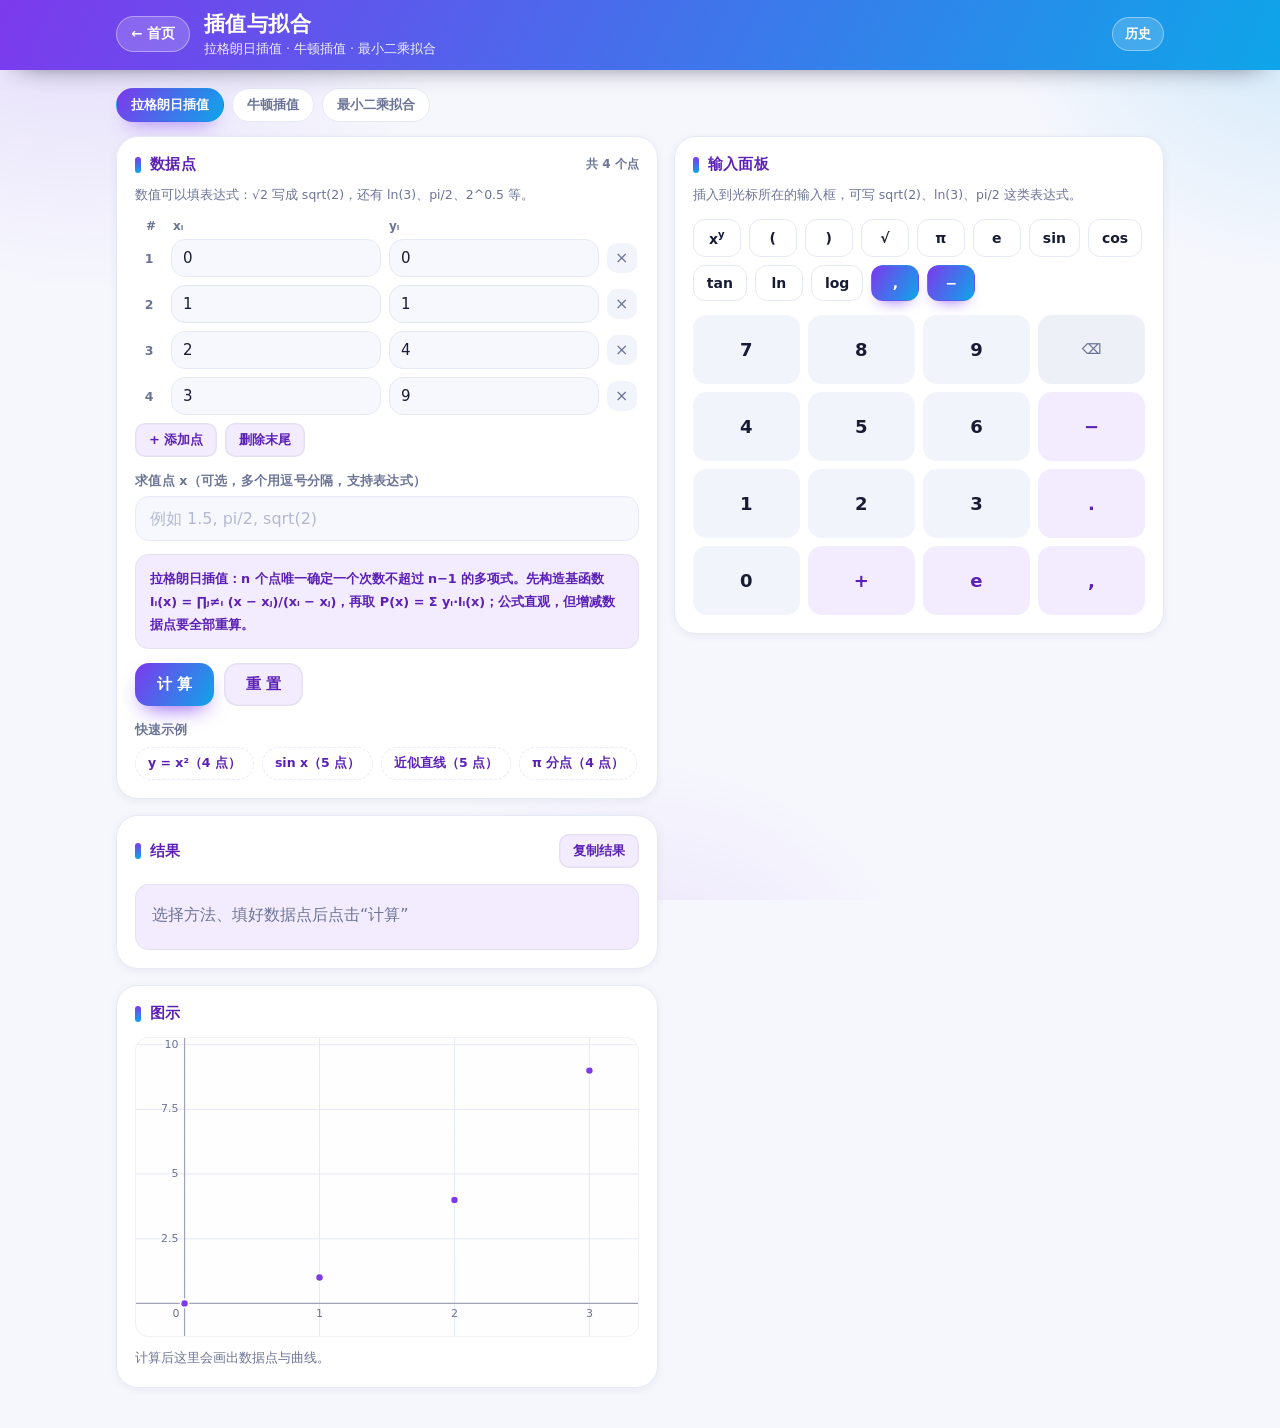
<file: 插值与拟合.html>
<!DOCTYPE html>
<html lang="zh-CN">

<head>
  <meta charset="utf-8" />
  <meta name="viewport" content="width=device-width, initial-scale=1, viewport-fit=cover" />
  <title>插值与拟合 · 数值计算器</title>
  <link rel="stylesheet" href="css/style.css" />
</head>

<body class="theme-interp">
  <header class="topbar">
    <div class="topbar-inner">
      <a class="back-btn" href="index.html">← 首页</a>
      <div class="titles">
        <h1>插值与拟合</h1>
        <p>拉格朗日插值 · 牛顿插值 · 最小二乘拟合</p>
      </div>
    </div>
  </header>

  <main class="shell">
    <nav class="tabs" role="tablist" aria-label="插值与拟合方法">
      <button type="button" class="tab active" role="tab" data-method="1" onclick="selectMethod(1)">拉格朗日插值</button>
      <button type="button" class="tab" role="tab" data-method="2" onclick="selectMethod(2)">牛顿插值</button>
      <button type="button" class="tab" role="tab" data-method="3" onclick="selectMethod(3)">最小二乘拟合</button>
    </nav>

    <div class="workspace">

      <div class="stack">

        <section class="card">
          <div class="card-head">
            <h2 class="card-title">数据点</h2>
            <span class="point-count" id="pointCount">共 4 个点</span>
          </div>

          <p class="card-note">数值可以填表达式：√2 写成 sqrt(2)，还有 ln(3)、pi/2、2^0.5 等。</p>

          <div class="points-head">
            <span>#</span>
            <span>xᵢ</span>
            <span>yᵢ</span>
            <span></span>
          </div>

          <div id="pointRows"></div>

          <div class="points-actions">
            <button type="button" class="btn btn-ghost btn-sm" onclick="addPoint()">+ 添加点</button>
            <button type="button" class="btn btn-ghost btn-sm" onclick="removeLastPoint()">删除末尾</button>
          </div>

          <div class="field" id="degreeField" style="display:none">
            <span>拟合多项式次数</span>
            <div class="tabs tabs-compact" id="degreeTabs">
              <button type="button" class="tab active" data-deg="1" onclick="setDegree(1)">一次 y = a₀ + a₁x</button>
              <button type="button" class="tab" data-deg="2" onclick="setDegree(2)">二次 y = a₀ + a₁x + a₂x²</button>
              <button type="button" class="tab" data-deg="3" onclick="setDegree(3)">三次</button>
            </div>
          </div>

          <label class="field">
            <span>求值点 x（可选，多个用逗号分隔，支持表达式）</span>
            <input type="text" id="evalPoints" inputmode="text" placeholder="例如 1.5, pi/2, sqrt(2)" data-enter="computeInterp" />
          </label>

          <p class="algo-hint" id="methodHint"></p>

          <div class="actions">
            <button type="button" class="btn btn-primary" onclick="computeInterp()">计 算</button>
            <button type="button" class="btn btn-ghost" onclick="resetPoints()">重 置</button>
          </div>

          <div class="examples">
            <p>快速示例</p>
            <div class="example-row">
              <button type="button" class="example" onclick="usePreset('square')">y = x²（4 点）</button>
              <button type="button" class="example" onclick="usePreset('sin')">sin x（5 点）</button>
              <button type="button" class="example" onclick="usePreset('line')">近似直线（5 点）</button>
              <button type="button" class="example" onclick="usePreset('pi')">π 分点（4 点）</button>
            </div>
          </div>
        </section>

        <section class="card">
          <div class="card-head">
            <h2 class="card-title">结果</h2>
            <button type="button" class="btn btn-ghost btn-sm" onclick="copyResult('result')">复制结果</button>
          </div>
          <p id="result" class="result" data-empty="选择方法、填好数据点后点击“计算”"></p>
        </section>

        <section class="card" id="stepsCard" style="display:none">
          <div class="card-head">
            <h2 class="card-title">计算过程</h2>
            <button type="button" class="btn btn-ghost btn-sm" onclick="copySteps()">复制过程</button>
          </div>
          <div class="steps" id="steps"></div>
        </section>

        <section class="card">
          <div class="card-head">
            <h2 class="card-title">图示</h2>
          </div>
          <div class="chart-box">
            <canvas id="chart" class="chart" role="img" aria-label="数据点与插值或拟合曲线"></canvas>
          </div>
          <p class="chart-tip" id="chartTip">计算后这里会画出数据点与曲线。</p>
        </section>

      </div>

      <aside class="card side">
        <h2 class="card-title">输入面板</h2>
        <p class="card-note">插入到光标所在的输入框，可写 sqrt(2)、ln(3)、pi/2 这类表达式。</p>

        <div class="chips">
          <button type="button" class="chip" onclick="insertSymbol('^')">x<sup>y</sup></button>
          <button type="button" class="chip" onclick="insertSymbol('(')">(</button>
          <button type="button" class="chip" onclick="insertSymbol(')')">)</button>
          <button type="button" class="chip" onclick="insertSymbol('sqrt()')">√</button>
          <button type="button" class="chip" onclick="insertSymbol('pi')">π</button>
          <button type="button" class="chip" onclick="insertSymbol('e')">e</button>
          <button type="button" class="chip" onclick="insertSymbol('sin()')">sin</button>
          <button type="button" class="chip" onclick="insertSymbol('cos()')">cos</button>
          <button type="button" class="chip" onclick="insertSymbol('tan()')">tan</button>
          <button type="button" class="chip" onclick="insertSymbol('ln()')">ln</button>
          <button type="button" class="chip" onclick="insertSymbol('log()')">log</button>
          <button type="button" class="chip chip-key" onclick="insertSymbol(',')">,</button>
          <button type="button" class="chip chip-key" onclick="insertSymbol('-')">−</button>
        </div>

        <div class="keypad">
          <button type="button" class="key" onclick="insertSymbol('7')">7</button>
          <button type="button" class="key" onclick="insertSymbol('8')">8</button>
          <button type="button" class="key" onclick="insertSymbol('9')">9</button>
          <button type="button" class="key back" onclick="backspace()">⌫</button>

          <button type="button" class="key" onclick="insertSymbol('4')">4</button>
          <button type="button" class="key" onclick="insertSymbol('5')">5</button>
          <button type="button" class="key" onclick="insertSymbol('6')">6</button>
          <button type="button" class="key op" onclick="insertSymbol('-')">−</button>

          <button type="button" class="key" onclick="insertSymbol('1')">1</button>
          <button type="button" class="key" onclick="insertSymbol('2')">2</button>
          <button type="button" class="key" onclick="insertSymbol('3')">3</button>
          <button type="button" class="key op" onclick="insertSymbol('.')">.</button>

          <button type="button" class="key" onclick="insertSymbol('0')">0</button>
          <button type="button" class="key op" onclick="insertSymbol('+')">+</button>
          <button type="button" class="key op" onclick="insertSymbol('e')">e</button>
          <button type="button" class="key op" onclick="insertSymbol(',')">,</button>
        </div>
      </aside>

    </div>
  </main>

  <div id="toast" class="toast">已复制</div>

  <script src="js/expr.js"></script>
  <script src="js/ui.js"></script>
  <script src="js/history.js"></script>

  <script>
    /* ==========================================================
       插值与拟合：拉格朗日插值 / 牛顿插值 / 最小二乘拟合
       ========================================================== */

    var currentMethod = 1;   // 1 拉格朗日 2 牛顿 3 最小二乘
    var fitDegree = 1;       // 最小二乘次数 1 / 2 / 3

    var methodInfo = {
      1: {
        name: "拉格朗日插值",
        hint: "拉格朗日插值：n 个点唯一确定一个次数不超过 n−1 的多项式。先构造基函数 lᵢ(x) = ∏ⱼ≠ᵢ (x − xⱼ)/(xᵢ − xⱼ)，再取 P(x) = Σ yᵢ·lᵢ(x)；公式直观，但增减数据点要全部重算。"
      },
      2: {
        name: "牛顿插值",
        hint: "牛顿插值：用差商表逐阶构造，P(x) = f[x₀] + f[x₀,x₁](x − x₀) + f[x₀,x₁,x₂](x − x₀)(x − x₁) + ⋯。新增数据点只需在表尾续算，展开后与拉格朗日插值是同一个多项式。"
      },
      3: {
        name: "最小二乘拟合",
        hint: "最小二乘拟合：不要求曲线穿过所有点，而是让残差平方和 Σ(yᵢ − ŷᵢ)² 最小。对多项式 y = a₀ + a₁x + ⋯ + a_mxᵐ，解正规方程（法方程组）得到系数，适合数据本身带有误差的场合。"
      }
    };

    var defaultPoints = [
      { x: "0", y: "0" },
      { x: "1", y: "1" },
      { x: "2", y: "4" },
      { x: "3", y: "9" }
    ];

    /* ---------- 基础工具 ---------- */

    function stripSpaces(text) {
      var out = "";
      for (var i = 0; i < text.length; i++) {
        var ch = text.substring(i, i + 1);
        if (ch !== " ") out += ch;
      }
      return out;
    }

    function fmtNum(v) {
      if (typeof v !== "number" || !isFinite(v)) return "—";
      if (v === 0) return "0";
      var abs = Math.abs(v);
      if (abs >= 1e6 || abs < 1e-6) return v.toExponential(4);
      return String(Number(v.toPrecision(8)));
    }

    function escapeText(text) {
      return String(text).replace(/&/g, "&amp;").replace(/</g, "&lt;").replace(/>/g, "&gt;");
    }

    var SUP = { "0": "⁰", "1": "¹", "2": "²", "3": "³", "4": "⁴", "5": "⁵", "6": "⁶", "7": "⁷", "8": "⁸", "9": "⁹" };
    var SUB = { "0": "₀", "1": "₁", "2": "₂", "3": "₃", "4": "₄", "5": "₅", "6": "₆", "7": "₇", "8": "₈", "9": "₉" };

    function sup(n) {
      return String(n).split("").map(function (ch) { return SUP[ch] || ch; }).join("");
    }

    function sub(n) {
      return String(n).split("").map(function (ch) { return SUB[ch] || ch; }).join("");
    }

    var CN_NUM = ["零", "一", "二", "三", "四", "五", "六", "七", "八", "九", "十"];

    function orderName(k) {
      return (CN_NUM[k] || String(k)) + "阶";
    }

    /* ---------- 多项式工具（系数按升幂排列） ---------- */

    function polyMul(a, b) {
      var out = [];
      for (var i = 0; i < a.length + b.length - 1; i++) out.push(0);
      for (i = 0; i < a.length; i++) {
        for (var j = 0; j < b.length; j++) out[i + j] += a[i] * b[j];
      }
      return out;
    }

    function polyAdd(a, b) {
      var len = Math.max(a.length, b.length);
      var out = [];
      for (var i = 0; i < len; i++) out.push((a[i] || 0) + (b[i] || 0));
      return out;
    }

    function polyEval(coefs, x) {
      var value = 0;
      for (var i = coefs.length - 1; i >= 0; i--) value = value * x + (coefs[i] || 0);
      return value;
    }

    /* 去掉浮点噪声：小于最大系数 5e-13 倍的项视为 0 */
    function cleanCoef(v, maxAbs) {
      if (!isFinite(v)) return 0;
      if (maxAbs > 0 && Math.abs(v) < maxAbs * 5e-13) return 0;
      return Number(v.toPrecision(12));
    }

    /* 实际次数：最高非零项（插值多项式次数不超过 n − 1，可能正好更低） */
    function polyDegree(coefs) {
      var maxAbs = 0, i;
      for (i = 0; i < coefs.length; i++) maxAbs = Math.max(maxAbs, Math.abs(coefs[i] || 0));
      for (i = coefs.length - 1; i > 0; i--) {
        if (cleanCoef(coefs[i] || 0, maxAbs) !== 0) return i;
      }
      return 0;
    }

    function polyToString(coefs, name) {
      name = name || "x";
      var maxAbs = 0, i;
      for (i = 0; i < coefs.length; i++) maxAbs = Math.max(maxAbs, Math.abs(coefs[i] || 0));

      var text = "";
      for (i = coefs.length - 1; i >= 0; i--) {
        var c = cleanCoef(coefs[i] || 0, maxAbs);
        if (c === 0) continue;

        var abs = Math.abs(c);
        var body = (abs === 1 && i > 0) ? "" : fmtNum(abs);
        var tail = i === 0 ? "" : (i === 1 ? name : name + sup(i));

        if (text === "") text = (c < 0 ? "−" : "") + body + tail;
        else text += (c < 0 ? " − " : " + ") + body + tail;
      }

      return text === "" ? "0" : text;
    }

    /* 高斯消元（列主元）解 A·x = b，奇异时返回 null */
    function solveLinear(A, b) {
      var n = A.length, i, j, k;
      var M = [];
      for (i = 0; i < n; i++) {
        M.push(A[i].slice());
        M[i].push(b[i]);
      }

      for (i = 0; i < n; i++) {
        var piv = i;
        for (j = i + 1; j < n; j++) {
          if (Math.abs(M[j][i]) > Math.abs(M[piv][i])) piv = j;
        }
        if (Math.abs(M[piv][i]) < 1e-12) return null;

        var tmp = M[i];
        M[i] = M[piv];
        M[piv] = tmp;

        for (j = i + 1; j < n; j++) {
          var factor = M[j][i] / M[i][i];
          if (factor === 0) continue;
          for (k = i; k <= n; k++) M[j][k] -= factor * M[i][k];
        }
      }

      var x = [];
      for (i = n - 1; i >= 0; i--) {
        var sum = M[i][n];
        for (j = i + 1; j < n; j++) sum -= M[i][j] * x[j];
        x[i] = sum / M[i][i];
      }
      return x;
    }

    /* ---------- 数据点输入 ---------- */

    function pointRows() {
      var box = document.getElementById("pointRows");
      return box ? box.querySelectorAll(".point-row") : [];
    }

    function bindPointInput(input) {
      input.addEventListener("focus", function () {
        if (input.id) ElementId = input.id;
        syncEcho();
      });
      input.addEventListener("input", syncEcho);
      input.addEventListener("keyup", syncEcho);
      input.addEventListener("click", syncEcho);
      input.addEventListener("keydown", function (e) {
        if (e.key === "Enter") {
          e.preventDefault();
          computeInterp();
        }
      });
    }

    function makeRow(point) {
      var row = document.createElement("div");
      row.className = "point-row";

      var idx = document.createElement("span");
      idx.className = "idx";

      var xi = document.createElement("input");
      xi.type = "text";
      xi.className = "x";
      xi.setAttribute("inputmode", "decimal");
      xi.placeholder = "x";
      xi.value = point.x;

      var yi = document.createElement("input");
      yi.type = "text";
      yi.className = "y";
      yi.setAttribute("inputmode", "decimal");
      yi.placeholder = "y";
      yi.value = point.y;

      var del = document.createElement("button");
      del.type = "button";
      del.className = "row-del";
      del.title = "删除该数据点";
      del.innerHTML = "×";
      del.addEventListener("click", function () { removeRow(row); });

      row.appendChild(idx);
      row.appendChild(xi);
      row.appendChild(yi);
      row.appendChild(del);

      bindPointInput(xi);
      bindPointInput(yi);
      return row;
    }

    function renderPoints(list) {
      var box = document.getElementById("pointRows");
      if (!box) return;
      box.innerHTML = "";
      for (var i = 0; i < list.length; i++) box.appendChild(makeRow(list[i]));
      reindexRows();
    }

    function reindexRows() {
      var rows = pointRows();
      for (var i = 0; i < rows.length; i++) {
        rows[i].querySelector(".idx").textContent = String(i + 1);
        var xi = rows[i].querySelector("input.x");
        var yi = rows[i].querySelector("input.y");
        xi.id = "px" + i;
        yi.id = "py" + i;
        xi.setAttribute("data-label", "第 " + (i + 1) + " 个点的 x");
        yi.setAttribute("data-label", "第 " + (i + 1) + " 个点的 y");
      }

      var count = document.getElementById("pointCount");
      if (count) count.textContent = "共 " + rows.length + " 个点";

      if (!document.getElementById(ElementId) && rows.length) {
        ElementId = rows[0].querySelector("input.x").id;
      }
      syncEcho();
    }

    function collectRaw() {
      var rows = pointRows(), list = [];
      for (var i = 0; i < rows.length; i++) {
        list.push({
          x: rows[i].querySelector("input.x").value,
          y: rows[i].querySelector("input.y").value
        });
      }
      return list;
    }

    function addPoint() {
      var list = collectRaw();
      list.push({ x: "", y: "" });
      renderPoints(list);

      var rows = pointRows();
      var input = rows[rows.length - 1].querySelector("input.x");
      ElementId = input.id;
      focusInput(input);
      syncEcho();
    }

    function removeRow(row) {
      var rows = pointRows();
      if (rows.length <= 2) { showToast("至少保留 2 个数据点"); return; }

      var list = collectRaw();
      var index = Array.prototype.indexOf.call(rows, row);
      if (index < 0) return;
      list.splice(index, 1);
      renderPoints(list);

      var left = pointRows();
      if (left.length) ElementId = left[0].querySelector("input.x").id;
      syncEcho();
    }

    function removeLastPoint() {
      var list = collectRaw();
      if (list.length <= 2) { showToast("至少保留 2 个数据点"); return; }
      list.pop();
      renderPoints(list);
      syncEcho();
    }

    function resetPoints() {
      renderPoints(defaultPoints);
      fitDegree = 1;
      syncDegreeTabs();
      clearOutput();
      ElementId = "px0";
      syncEcho();
    }

    function usePreset(name) {
      var sets = {
        square: defaultPoints,
        sin: [
          { x: "0", y: "0" },
          { x: "0.5", y: "0.4794" },
          { x: "1", y: "0.8415" },
          { x: "1.5", y: "0.9975" },
          { x: "2", y: "0.9093" }
        ],
        line: [
          { x: "0", y: "1.1" },
          { x: "1", y: "2.9" },
          { x: "2", y: "5.2" },
          { x: "3", y: "6.8" },
          { x: "4", y: "9.1" }
        ],
        pi: [
          { x: "0", y: "0" },
          { x: "pi/4", y: "0.7071" },
          { x: "pi/2", y: "1" },
          { x: "3pi/4", y: "0.7071" }
        ]
      };

      var list = sets[name] || defaultPoints;
      renderPoints(list);
      if (name === "line") setDegree(1);
      ElementId = "px0";
      syncEcho();
      computeInterp();
    }

    /* ---------- 方法切换 ---------- */

    function selectMethod(num) {
      currentMethod = num;

      var tabs = document.querySelectorAll(".tabs .tab[data-method]");
      for (var i = 0; i < tabs.length; i++) {
        var active = tabs[i].getAttribute("data-method") == String(num);
        tabs[i].className = active ? "tab active" : "tab";
        tabs[i].setAttribute("aria-selected", active ? "true" : "false");
      }

      document.getElementById("degreeField").style.display = num === 3 ? "" : "none";
      document.getElementById("methodHint").innerHTML = methodInfo[num].hint;
      clearOutput();
    }

    function setDegree(deg) {
      fitDegree = deg;
      syncDegreeTabs();
      clearOutput();
    }

    function syncDegreeTabs() {
      var tabs = document.querySelectorAll("#degreeTabs .tab");
      for (var i = 0; i < tabs.length; i++) {
        var active = tabs[i].getAttribute("data-deg") == String(fitDegree);
        tabs[i].className = active ? "tab active" : "tab";
        tabs[i].setAttribute("aria-selected", active ? "true" : "false");
      }
    }

    function methodName() {
      return methodInfo[currentMethod].name;
    }

    function degreeName() {
      return CN_NUM[fitDegree] + "次";
    }

    /* ---------- 读取数据 ---------- */

    function readValues() {
      var rows = pointRows();
      var xs = [], ys = [];

      for (var i = 0; i < rows.length; i++) {
        var xText = stripSpaces(rows[i].querySelector("input.x").value);
        var yText = stripSpaces(rows[i].querySelector("input.y").value);

        if (xText === "" && yText === "") continue;
        if (xText === "" || yText === "") {
          return { error: "第 " + (i + 1) + " 个数据点的 x 或 y 没有填写完整。" };
        }

        var xr = parseCellValue(xText);
        var yr = parseCellValue(yText);
        if (xr.error) return { error: "第 " + (i + 1) + " 个点的 x 算不出来：" + xr.error };
        if (yr.error) return { error: "第 " + (i + 1) + " 个点的 y 算不出来：" + yr.error };

        xs.push(xr.value);
        ys.push(yr.value);
      }

      return { xs: xs, ys: ys };
    }

    function parseEvalPoints() {
      var text = normalizeExpr(document.getElementById("evalPoints").value);
      if (text === "") return { list: [] };

      var parts = text.split(",");
      var list = [];

      for (var i = 0; i < parts.length; i++) {
        if (parts[i] === "") continue;
        var parsed = parseCellValue(parts[i]);
        if (parsed.error) return { error: "求值点「" + parts[i] + "」算不出来：" + parsed.error };
        list.push(parsed.value);
      }

      if (list.length > 30) return { error: "求值点最多 30 个。" };
      return { list: list };
    }

    function countDistinct(list) {
      var seen = [], n = 0;
      for (var i = 0; i < list.length; i++) {
        if (seen.indexOf(list[i]) === -1) { seen.push(list[i]); n++; }
      }
      return n;
    }

    /* ---------- 算法 ---------- */

    function lagrangeInterp(xs, ys) {
      var n = xs.length;
      var total = [0];
      var basis = [];

      for (var i = 0; i < n; i++) {
        var num = [1];
        var den = 1;

        for (var j = 0; j < n; j++) {
          if (j === i) continue;
          num = polyMul(num, [-xs[j], 1]);
          den *= (xs[i] - xs[j]);
        }

        if (!isFinite(den) || den === 0) return { error: "存在相同的 x 值，无法做插值。" };

        var scaled = [];
        for (var k = 0; k < num.length; k++) scaled.push(num[k] * ys[i] / den);

        basis.push({ num: num, den: den, coefs: scaled, y: ys[i] });
        total = polyAdd(total, scaled);
      }

      return { coefs: total, basis: basis, xs: xs, ys: ys };
    }

    function newtonInterp(xs, ys) {
      var n = xs.length;
      var table = [], i, k;

      for (i = 0; i < n; i++) {
        table.push([]);
        table[i][0] = ys[i];
      }

      for (k = 1; k < n; k++) {
        for (i = 0; i + k < n; i++) {
          var den = xs[i + k] - xs[i];
          if (den === 0) return { error: "存在相同的 x 值，无法做插值。" };
          table[i][k] = (table[i + 1][k - 1] - table[i][k - 1]) / den;
        }
      }

      var coefs = [0];
      var term = [1];
      var dd = [];

      for (k = 0; k < n; k++) {
        var coef = table[0][k];
        dd.push(coef);
        var scaled = [];
        for (i = 0; i < term.length; i++) scaled.push(term[i] * coef);
        coefs = polyAdd(coefs, scaled);
        if (k < n - 1) term = polyMul(term, [-xs[k], 1]);
      }

      return { coefs: coefs, table: table, dd: dd, xs: xs, ys: ys };
    }

    function leastSquaresFit(xs, ys, deg) {
      var m = deg + 1, n = xs.length;
      var i, j, k;
      var A = [], b = [];

      for (j = 0; j < m; j++) {
        var row = [];
        for (k = 0; k < m; k++) {
          var sum = 0;
          for (i = 0; i < n; i++) sum += Math.pow(xs[i], j + k);
          row.push(sum);
        }
        A.push(row);

        var sumY = 0;
        for (i = 0; i < n; i++) sumY += ys[i] * Math.pow(xs[i], j);
        b.push(sumY);
      }

      var coefs = solveLinear(A, b);
      if (!coefs) return { error: "法方程组奇异，无法拟合：请增加数据点，或降低拟合次数。" };

      var mean = 0;
      for (i = 0; i < n; i++) mean += ys[i];
      mean /= n;

      var fitted = [], residuals = [], sse = 0, sst = 0;
      for (i = 0; i < n; i++) {
        var yh = polyEval(coefs, xs[i]);
        fitted.push(yh);
        residuals.push(ys[i] - yh);
        sse += (ys[i] - yh) * (ys[i] - yh);
        sst += (ys[i] - mean) * (ys[i] - mean);
      }

      var r2 = sst > 0 ? 1 - sse / sst : (sse === 0 ? 1 : 0);

      return {
        coefs: coefs, xs: xs, ys: ys, deg: deg,
        fitted: fitted, residuals: residuals,
        sse: sse, rmse: Math.sqrt(sse / n), r2: r2,
        A: A, b: b
      };
    }

    /* ---------- 求解入口 ---------- */

    function clearOutput() {
      document.getElementById("result").innerHTML = "";
      hideSteps();
      document.getElementById("steps").innerHTML = "";
      chartData.coefs = null;
      chartData.pairs = [];
      chartData.evalXs = [];
      chartData.fitted = [];
      chartData.showResiduals = false;
      drawChart();
      var tip = document.getElementById("chartTip");
      if (tip) tip.textContent = "计算后这里会画出数据点与曲线。";
    }

    function showError(message) {
      document.getElementById("result").innerHTML = message;
      hideSteps();
      document.getElementById("steps").innerHTML = "";
      chartData.coefs = null;
      chartData.pairs = [];
      chartData.evalXs = [];
      chartData.fitted = [];
      chartData.showResiduals = false;
      drawChart();

      var tip = document.getElementById("chartTip");
      if (tip) tip.textContent = "计算后这里会画出数据点与曲线。";
    }

    function computeInterp() {
      var data = readValues();
      if (data.error) { showError(data.error); return; }

      var xs = data.xs, ys = data.ys, n = xs.length;

      if (n < 2) { showError("至少需要 2 个数据点。"); return; }
      if (currentMethod === 3) {
        if (n > 100) { showError("拟合数据点最多 100 个。"); return; }
      } else if (n > 12) {
        showError("插值数据点最多 12 个：n 个点对应次数 n − 1 的多项式，再多不宜手算。");
        return;
      }

      if (currentMethod === 3) {
        var need = fitDegree + 1;
        var distinct = countDistinct(xs);
        if (distinct < need) {
          showError("最小二乘" + degreeName() + "至少需要 " + need + " 个互不相同的 x，当前只有 " + distinct + " 个。");
          return;
        }
      } else if (countDistinct(xs) < n) {
        showError("插值要求 x 值互不相同。");
        return;
      }

      var evalResult = parseEvalPoints();
      if (evalResult.error) { showError(evalResult.error); return; }

      var model;
      if (currentMethod === 1) model = lagrangeInterp(xs, ys);
      else if (currentMethod === 2) model = newtonInterp(xs, ys);
      else model = leastSquaresFit(xs, ys, fitDegree);

      if (model.error) { showError(model.error); return; }

      model.evalXs = evalResult.list;

      renderResult(model);
      renderSteps(model);
      renderChart(model);
      NCHistory.record();
    }

    /* ---------- 结果 ---------- */

    function fnName() {
      return currentMethod === 3 ? "y" : "P";
    }

    function resultText(model) {
      if (currentMethod === 3) {
        return "y = " + polyToString(model.coefs);
      }
      return "P(x) = " + polyToString(model.coefs);
    }

    function renderResult(model) {
      var html = resultText(model) + "<br>";

      if (currentMethod === 3) {
        html += "SSE = " + fmtNum(model.sse) + " · RMSE = " + fmtNum(model.rmse) +
          " · R² = " + fmtNum(model.r2) + "<br>";
        html += model.xs.length + " 个数据点 · " + degreeName() + "拟合";
      } else {
        html += "多项式次数 " + polyDegree(model.coefs) + " · " +
          model.xs.length + " 个数据点 · " + methodName();
      }

      if (model.evalXs.length) {
        html += "<br>";
        for (var i = 0; i < model.evalXs.length; i++) {
          var x = model.evalXs[i];
          if (i) html += " 　 ";
          html += fnName() + "(" + fmtNum(x) + ") = " + fmtNum(polyEval(model.coefs, x));
        }
      }

      document.getElementById("result").innerHTML = html;
    }

    /* ---------- 过程 ---------- */

    function pointsLine(xs, ys) {
      var parts = [];
      var limit = Math.min(xs.length, 8);
      for (var i = 0; i < limit; i++) {
        parts.push("(" + fmtNum(xs[i]) + ", " + fmtNum(ys[i]) + ")");
      }
      var text = parts.join("，");
      if (xs.length > limit) text += " 等 " + xs.length + " 个点";
      return '<p class="step-line"><b>数据点</b> ' + text + '</p>';
    }

    function renderSteps(model) {
      var card = document.getElementById("stepsCard");
      var box = document.getElementById("steps");
      if (!card || !box) return;

      var html = "";
      html += '<p class="step-line"><b>方法</b> ' + methodName() +
        (currentMethod === 3 ? "（" + degreeName() + "多项式）" : "") + '</p>';
      html += pointsLine(model.xs, model.ys);

      if (currentMethod === 1) html += lagrangeSteps(model);
      else if (currentMethod === 2) html += newtonSteps(model);
      else html += fitSteps(model);

      if (model.evalXs.length) html += evalSteps(model);

      html += '<p class="step-line"><b>结果</b> ' + resultText(model) + '</p>';

      box.innerHTML = html;
      card.style.display = "";
    }

    function hideSteps() {
      var card = document.getElementById("stepsCard");
      if (card) card.style.display = "none";
    }

    function basisNumText(xs, i) {
      var parts = [];
      for (var j = 0; j < xs.length; j++) {
        if (j === i) continue;
        if (xs[j] === 0) parts.push("x");
        else parts.push("(x " + (xs[j] > 0 ? "− " : "+ ") + fmtNum(Math.abs(xs[j])) + ")");
      }
      return parts.join("") || "1";
    }

    function checkTable(model) {
      var html = '<div class="step-table-wrap"><table class="step-table"><thead><tr>' +
        '<th>i</th><th>xᵢ</th><th>yᵢ</th><th>' + fnName() + '(xᵢ)</th><th>差值</th>' +
        '</tr></thead><tbody>';

      for (var i = 0; i < model.xs.length; i++) {
        var value = polyEval(model.coefs, model.xs[i]);
        html += '<tr><td>' + i + '</td><td>' + fmtNum(model.xs[i]) + '</td><td>' + fmtNum(model.ys[i]) +
          '</td><td>' + fmtNum(value) + '</td><td>' + fmtNum(value - model.ys[i]) + '</td></tr>';
      }

      return html + '</tbody></table></div>';
    }

    function lagrangeSteps(model) {
      var html = "";
      html += '<p class="step-formula">插值条件：P(xᵢ) = yᵢ。先构造基函数 lᵢ(x) = ∏ⱼ≠ᵢ (x − xⱼ)/(xᵢ − xⱼ)（满足 lᵢ(xᵢ) = 1、lᵢ(xⱼ) = 0），再作线性组合 P(x) = Σ yᵢ·lᵢ(x)</p>';

      html += '<div class="step-table-wrap"><table class="step-table"><thead><tr>' +
        '<th>i</th><th>lᵢ(x) 的分子</th><th>分母 ∏(xᵢ − xⱼ)</th><th>yᵢ</th><th>展开后的 yᵢ·lᵢ(x)</th>' +
        '</tr></thead><tbody>';

      for (var i = 0; i < model.basis.length; i++) {
        var b = model.basis[i];
        html += '<tr><td>' + i + '</td><td>' + basisNumText(model.xs, i) + '</td><td>' + fmtNum(b.den) +
          '</td><td>' + fmtNum(b.y) + '</td><td>' + polyToString(b.coefs) + '</td></tr>';
      }
      html += '</tbody></table></div>';

      html += '<p class="step-line"><b>逐项相加</b> P(x) = ';
      for (i = 0; i < model.basis.length; i++) {
        if (i) html += " + ";
        html += fmtNum(model.basis[i].y) + "·l" + sub(i) + "(x)";
      }
      html += '</p>';
      html += '<p class="step-line"><b>展开整理</b> P(x) = ' + polyToString(model.coefs) + '</p>';
      html += '<p class="step-line"><b>校验</b> 把各 xᵢ 代入，结果应与 yᵢ 一致：</p>';
      html += checkTable(model);
      return html;
    }

    function newtonSteps(model) {
      var n = model.xs.length;
      var html = "";

      html += '<p class="step-formula">牛顿插值：P(x) = f[x₀] + f[x₀,x₁](x − x₀) + f[x₀,x₁,x₂](x − x₀)(x − x₁) + ⋯，各阶差商由下表逐列算出</p>';

      html += '<div class="step-table-wrap"><table class="step-table"><thead><tr><th>xᵢ</th><th>零阶差商</th>';
      for (var k = 1; k < n; k++) html += '<th>' + orderName(k) + '差商</th>';
      html += '</tr></thead><tbody>';

      for (var i = 0; i < n; i++) {
        html += '<tr><td>' + fmtNum(model.xs[i]) + '</td>';
        for (var k2 = 0; k2 < n; k2++) {
          if (k2 < n - i) html += '<td>' + fmtNum(model.table[i][k2]) + '</td>';
          else html += '<td></td>';
        }
        html += '</tr>';
      }
      html += '</tbody></table></div>';

      html += '<p class="step-line"><b>差商系数</b> ';
      for (i = 0; i < model.dd.length; i++) {
        if (i) html += "，";
        html += (i === 0 ? "f[x" + sub(0) + "]" : "f[x" + sub(0) + "…x" + sub(i) + "]") + " = " + fmtNum(model.dd[i]);
      }
      html += '</p>';

      html += '<p class="step-line"><b>展开整理</b> P(x) = ' + polyToString(model.coefs) + '</p>';
      html += '<p class="step-line"><b>校验</b> 把各 xᵢ 代入，结果应与 yᵢ 一致：</p>';
      html += checkTable(model);
      return html;
    }

    function fitSteps(model) {
      var m = model.deg;
      var html = "";

      var formula = "ŷ = a" + sub(0);
      for (var t = 1; t <= m; t++) formula += " + a" + sub(t) + "x" + (t > 1 ? sup(t) : "");

      html += '<p class="step-formula">设拟合多项式 ' + formula +
        '，令 Q = Σ(yᵢ − ŷᵢ)² 取最小。对每个系数求偏导并令其为 0，得到法方程组（正规方程）</p>';

      html += '<div class="step-table-wrap"><table class="step-table"><thead><tr><th></th>';
      for (var j = 0; j <= m; j++) html += '<th>a' + sub(j) + '</th>';
      html += '<th>右端</th></tr></thead><tbody>';

      for (j = 0; j <= m; j++) {
        html += '<tr><td>Σx' + sup(j) + '</td>';
        for (var k = 0; k <= m; k++) html += '<td>' + fmtNum(model.A[j][k]) + '</td>';
        html += '<td>' + fmtNum(model.b[j]) + '</td></tr>';
      }
      html += '</tbody></table></div>';

      html += '<p class="step-line"><b>解出系数</b> ';
      for (j = 0; j <= m; j++) {
        if (j) html += "，";
        html += "a" + sub(j) + " = " + fmtNum(model.coefs[j]);
      }
      html += '</p>';

      html += '<p class="step-line"><b>拟合多项式</b> y = ' + polyToString(model.coefs) + '</p>';

      html += '<div class="step-table-wrap"><table class="step-table"><thead><tr>' +
        '<th>i</th><th>xᵢ</th><th>yᵢ</th><th>ŷᵢ</th><th>eᵢ = yᵢ − ŷᵢ</th>' +
        '</tr></thead><tbody>';
      for (var i = 0; i < model.xs.length; i++) {
        html += '<tr><td>' + i + '</td><td>' + fmtNum(model.xs[i]) + '</td><td>' + fmtNum(model.ys[i]) +
          '</td><td>' + fmtNum(model.fitted[i]) + '</td><td>' + fmtNum(model.residuals[i]) + '</td></tr>';
      }
      html += '</tbody></table></div>';

      html += '<p class="step-line"><b>误差指标</b> SSE = Σeᵢ² = ' + fmtNum(model.sse) +
        '，RMSE = ' + fmtNum(model.rmse) + '，R² = ' + fmtNum(model.r2) + '</p>';

      return html;
    }

    function evalSteps(model) {
      var html = '<p class="step-line"><b>求值点</b> 代入' + (currentMethod === 3 ? "拟合" : "插值") + '多项式：</p>';
      html += '<div class="step-table-wrap"><table class="step-table"><thead><tr><th>#</th><th>x</th><th>' +
        fnName() + '(x)</th></tr></thead><tbody>';

      for (var i = 0; i < model.evalXs.length; i++) {
        var x = model.evalXs[i];
        html += '<tr><td>' + (i + 1) + '</td><td>' + fmtNum(x) + '</td><td>' +
          fmtNum(polyEval(model.coefs, x)) + '</td></tr>';
      }

      return html + '</tbody></table></div>';
    }

    function copySteps() {
      var card = document.getElementById("stepsCard");
      var box = document.getElementById("steps");
      if (!card || card.style.display === "none" || !box || !box.textContent.trim()) {
        showToast("还没有可复制的过程");
        return;
      }
      copyText(box.innerText || box.textContent);
    }

    /* ==========================================================
       图示：散点 + 插值/拟合曲线 + 求值点 + 残差
       ========================================================== */

    var chartData = {
      pairs: [],          // [{x, y}] 数据点
      coefs: null,        // 曲线系数
      evalXs: [],         // [{x, y}] 求值点
      fitted: [],         // [{x, y}] 拟合值（用于画残差）
      showResiduals: false
    };

    function chartCssVar(name, fallback) {
      var value = getComputedStyle(document.body).getPropertyValue(name);
      return (value && value.trim()) || fallback;
    }

    function chartTick(value) {
      if (value === 0) return "0";
      var abs = Math.abs(value);
      if (abs >= 10000 || abs < 0.001) return value.toExponential(0);
      return String(Number(value.toPrecision(6)));
    }

    function niceStep(span, target) {
      var raw = span / Math.max(1, target);
      var magnitude = Math.pow(10, Math.floor(Math.log(raw) / Math.LN10));
      var norm = raw / magnitude;
      var step;
      if (norm <= 1) step = 1;
      else if (norm <= 2) step = 2;
      else if (norm <= 2.5) step = 2.5;
      else if (norm <= 5) step = 5;
      else step = 10;
      return step * magnitude;
    }

    function chartRoundRect(ctx, x, y, w, h, r) {
      ctx.beginPath();
      ctx.moveTo(x + r, y);
      ctx.arcTo(x + w, y, x + w, y + h, r);
      ctx.arcTo(x + w, y + h, x, y + h, r);
      ctx.arcTo(x, y + h, x, y, r);
      ctx.arcTo(x, y, x + w, y, r);
      ctx.closePath();
    }

    function livePairs() {
      var rows = pointRows(), list = [];
      for (var i = 0; i < rows.length; i++) {
        var xr = parseCellValue(rows[i].querySelector("input.x").value);
        var yr = parseCellValue(rows[i].querySelector("input.y").value);
        if (xr.empty || yr.empty || xr.error || yr.error) continue;
        list.push({ x: xr.value, y: yr.value });
      }
      return list;
    }

    function renderChart(model) {
      var pairs = [], i;

      for (i = 0; i < model.xs.length; i++) pairs.push({ x: model.xs[i], y: model.ys[i] });

      var evalXs = [];
      for (i = 0; i < model.evalXs.length; i++) {
        evalXs.push({ x: model.evalXs[i], y: polyEval(model.coefs, model.evalXs[i]) });
      }

      var fitted = [];
      if (currentMethod === 3) {
        for (i = 0; i < model.xs.length; i++) fitted.push({ x: model.xs[i], y: model.fitted[i] });
      }

      chartData.pairs = pairs;
      chartData.coefs = model.coefs;
      chartData.evalXs = evalXs;
      chartData.fitted = fitted;
      chartData.showResiduals = currentMethod === 3;

      var tip = document.getElementById("chartTip");
      if (tip) {
        tip.textContent = currentMethod === 3
          ? "实心点为原始数据点，曲线为最小二乘拟合多项式，竖直虚线是各点残差 yᵢ − ŷᵢ；空心点为求值点。"
          : "实心点为插值数据点，曲线为穿过所有点的插值多项式；空心点为求值点。";
      }

      drawChart();
    }

    function drawChart() {
      var canvas = document.getElementById("chart");
      if (!canvas) return;

      var width = canvas.clientWidth;
      var height = canvas.clientHeight;
      if (!width || !height) return;

      var dpr = Math.min(window.devicePixelRatio || 1, 2);
      if (canvas.width !== Math.round(width * dpr) || canvas.height !== Math.round(height * dpr)) {
        canvas.width = Math.round(width * dpr);
        canvas.height = Math.round(height * dpr);
      }

      var ctx = canvas.getContext("2d");
      ctx.setTransform(dpr, 0, 0, dpr, 0, 0);
      ctx.clearRect(0, 0, width, height);

      var accent = chartCssVar("--accent", "#7c3aed");
      var accent2 = chartCssVar("--accent-2", "#0ea5e9");
      var accentInk = chartCssVar("--accent-ink", "#5b21b6");
      var gridColor = chartCssVar("--line", "#e6e9f6");
      var muted = chartCssVar("--muted", "#6c7496");

      var pairs = chartData.pairs.length ? chartData.pairs : livePairs();
      var coefs = chartData.coefs;

      if (!pairs.length && !coefs) {
        ctx.font = "13px 'PingFang SC','Microsoft YaHei',system-ui,sans-serif";
        ctx.fillStyle = muted;
        ctx.textAlign = "center";
        ctx.textBaseline = "middle";
        ctx.fillText("填好数据点后显示散点与曲线", width / 2, height / 2);
        return;
      }

      // —— 横轴范围 ——
      var xs = [];
      var i;
      for (i = 0; i < pairs.length; i++) xs.push(pairs[i].x);
      for (i = 0; i < chartData.evalXs.length; i++) xs.push(chartData.evalXs[i].x);
      if (!xs.length) return;

      var minX = Math.min.apply(null, xs);
      var maxX = Math.max.apply(null, xs);
      var spanX = maxX - minX;
      if (!(spanX > 1e-9)) spanX = Math.abs(maxX) * 0.2 + 1;
      var vx0 = minX - spanX * 0.12;
      var vx1 = maxX + spanX * 0.12;

      // —— 采样曲线 ——
      var count = Math.min(900, Math.max(280, Math.round(width * 1.3)));
      var samples = [];
      var ys = [];
      for (i = 0; i <= count; i++) {
        var sx = vx0 + (vx1 - vx0) * i / count;
        var sy = coefs ? polyEval(coefs, sx) : NaN;
        samples.push(sy);
        if (isFinite(sy)) ys.push(sy);
      }
      for (i = 0; i < pairs.length; i++) if (isFinite(pairs[i].y)) ys.push(pairs[i].y);
      for (i = 0; i < chartData.evalXs.length; i++) if (isFinite(chartData.evalXs[i].y)) ys.push(chartData.evalXs[i].y);
      ys.push(0);

      if (!ys.length) {
        ctx.font = "13px 'PingFang SC','Microsoft YaHei',system-ui,sans-serif";
        ctx.fillStyle = muted;
        ctx.textAlign = "center";
        ctx.fillText("当前没有有效数据", width / 2, height / 2);
        return;
      }

      var sorted = ys.slice().sort(function (a, b) { return a - b; });
      var last = sorted.length - 1;
      var lo = sorted[0];
      var hi = sorted[last];
      var trimLo = sorted[Math.floor(last * 0.03)];
      var trimHi = sorted[Math.ceil(last * 0.97)];
      if (trimHi > trimLo && (trimHi - trimLo) < 0.55 * (hi - lo)) {
        var trimPad = (trimHi - trimLo) * 0.25;
        lo = trimLo - trimPad;
        hi = trimHi + trimPad;
      }
      if (!(hi - lo > 1e-12)) { lo -= 1; hi += 1; }
      var padY = (hi - lo) * 0.14;
      var vy0 = lo - padY;
      var vy1 = hi + padY;

      function toPx(v) { return (v - vx0) / (vx1 - vx0) * width; }
      function toPy(v) { return height - (v - vy0) / (vy1 - vy0) * height; }

      // —— 网格 ——
      var stepX = niceStep(vx1 - vx0, Math.max(2, Math.floor(width / 70)));
      var stepY = niceStep(vy1 - vy0, Math.max(2, Math.floor(height / 50)));
      var k, gx, gy, px, py;

      ctx.lineWidth = 1;
      ctx.strokeStyle = gridColor;
      for (k = Math.ceil(vx0 / stepX); k * stepX <= vx1 + 1e-9; k++) {
        px = toPx(k * stepX);
        ctx.beginPath();
        ctx.moveTo(px, 0);
        ctx.lineTo(px, height);
        ctx.stroke();
      }
      for (k = Math.ceil(vy0 / stepY); k * stepY <= vy1 + 1e-9; k++) {
        py = toPy(k * stepY);
        ctx.beginPath();
        ctx.moveTo(0, py);
        ctx.lineTo(width, py);
        ctx.stroke();
      }

      // —— 坐标轴 ——
      var zeroY = (vy0 <= 0 && vy1 >= 0) ? toPy(0) : null;
      var zeroX = (vx0 <= 0 && vx1 >= 0) ? toPx(0) : null;
      ctx.strokeStyle = "rgba(23, 28, 52, 0.35)";
      ctx.lineWidth = 1.2;
      if (zeroY !== null) {
        ctx.beginPath();
        ctx.moveTo(0, zeroY);
        ctx.lineTo(width, zeroY);
        ctx.stroke();
      }
      if (zeroX !== null) {
        ctx.beginPath();
        ctx.moveTo(zeroX, 0);
        ctx.lineTo(zeroX, height);
        ctx.stroke();
      }

      // —— 刻度 ——
      ctx.font = "11px 'PingFang SC','Microsoft YaHei',system-ui,sans-serif";
      ctx.fillStyle = muted;

      var textY = zeroY !== null ? Math.min(height - 4, zeroY + 14) : height - 6;
      ctx.textAlign = "center";
      ctx.textBaseline = "alphabetic";
      for (k = Math.ceil(vx0 / stepX); k * stepX <= vx1 + 1e-9; k++) {
        gx = k * stepX;
        if (Math.abs(gx) < stepX * 1e-6) continue;
        ctx.fillText(chartTick(gx), toPx(gx), textY);
      }

      if (zeroX !== null && zeroY !== null) {
        ctx.textAlign = "right";
        ctx.fillText("0", zeroX - 5, textY);
      }

      var textX = zeroX !== null ? Math.min(width - 4, zeroX - 6) : 4;
      ctx.textAlign = zeroX !== null ? "right" : "left";
      ctx.textBaseline = "middle";
      for (k = Math.ceil(vy0 / stepY); k * stepY <= vy1 + 1e-9; k++) {
        gy = k * stepY;
        if (Math.abs(gy) < stepY * 1e-6) continue;
        ctx.fillText(chartTick(gy), textX, toPy(gy));
      }

      ctx.save();
      ctx.beginPath();
      ctx.rect(0, 0, width, height);
      ctx.clip();

      // —— 残差（最小二乘） ——
      if (chartData.showResiduals && chartData.fitted.length) {
        ctx.save();
        ctx.strokeStyle = accent2;
        ctx.globalAlpha = 0.55;
        ctx.lineWidth = 1.3;
        if (typeof ctx.setLineDash === "function") ctx.setLineDash([3, 3]);
        for (i = 0; i < chartData.fitted.length; i++) {
          var fp = chartData.fitted[i];
          if (!isFinite(fp.y) || !isFinite(pairs[i] ? pairs[i].y : NaN)) continue;
          ctx.beginPath();
          ctx.moveTo(toPx(fp.x), toPy(fp.y));
          ctx.lineTo(toPx(fp.x), toPy(pairs[i].y));
          ctx.stroke();
        }
        ctx.restore();
      }

      // —— 曲线 ——
      if (coefs) {
        var gradient = ctx.createLinearGradient(0, 0, width, height);
        gradient.addColorStop(0, accent);
        gradient.addColorStop(1, accent2);

        ctx.strokeStyle = gradient;
        ctx.lineWidth = 2.4;
        ctx.lineJoin = "round";
        ctx.lineCap = "round";
        ctx.beginPath();

        var started = false;
        var prevY = NaN;
        var jumpLimit = (vy1 - vy0) * 3;

        for (i = 0; i <= count; i++) {
          var yy = samples[i];
          if (!isFinite(yy)) { started = false; prevY = NaN; continue; }

          px = toPx(vx0 + (vx1 - vx0) * i / count);
          py = toPy(yy);
          if (py > height * 20) py = height * 20;
          else if (py < -height * 20) py = -height * 20;

          if (!started || (isFinite(prevY) && Math.abs(yy - prevY) > jumpLimit)) {
            ctx.moveTo(px, py);
            started = true;
          } else {
            ctx.lineTo(px, py);
          }
          prevY = yy;
        }
        ctx.stroke();
      }

      // —— 数据点 ——
      for (i = 0; i < pairs.length; i++) {
        var p = pairs[i];
        if (!isFinite(p.x) || !isFinite(p.y)) continue;
        var ppx = toPx(p.x);
        var ppy = toPy(p.y);
        if (ppx < -10 || ppx > width + 10 || ppy < -10 || ppy > height + 10) continue;

        ctx.beginPath();
        ctx.arc(ppx, ppy, 4, 0, Math.PI * 2);
        ctx.fillStyle = accent;
        ctx.fill();
        ctx.lineWidth = 1.6;
        ctx.strokeStyle = "#fff";
        ctx.stroke();
      }

      // —— 求值点 ——
      for (i = 0; i < chartData.evalXs.length; i++) {
        var ep = chartData.evalXs[i];
        if (!isFinite(ep.x) || !isFinite(ep.y)) continue;

        var epx = toPx(ep.x);
        var epy = toPy(ep.y);
        if (epx < -10 || epx > width + 10 || epy < -10 || epy > height + 10) continue;

        ctx.beginPath();
        ctx.arc(epx, epy, 4.4, 0, Math.PI * 2);
        ctx.fillStyle = "#fff";
        ctx.fill();
        ctx.lineWidth = 2;
        ctx.strokeStyle = accentInk;
        ctx.stroke();
      }

      ctx.restore();

      // —— 求值点标签（在裁剪区外画，避免被截断） ——
      ctx.font = "600 11.5px 'PingFang SC','Microsoft YaHei',system-ui,sans-serif";
      for (i = 0; i < chartData.evalXs.length; i++) {
        var lp = chartData.evalXs[i];
        if (!isFinite(lp.x) || !isFinite(lp.y)) continue;

        var lpx = toPx(lp.x);
        var lpy = toPy(lp.y);
        if (lpx < 0 || lpx > width || lpy < 0 || lpy > height) continue;

        var text = fnName() + "(" + chartTick(lp.x) + ") = " + chartTick(lp.y);
        var textW = ctx.measureText(text).width;

        var boxW = textW + 12;
        var boxH = 19;
        var boxX = lpx + 8;
        var boxY = lpy - boxH - 8;
        if (boxX + boxW > width - 2) boxX = lpx - boxW - 8;
        if (boxY < 2) boxY = lpy + 8;

        chartRoundRect(ctx, boxX, boxY, boxW, boxH, 7);
        ctx.fillStyle = "rgba(255, 255, 255, 0.94)";
        ctx.fill();
        ctx.lineWidth = 1.1;
        ctx.strokeStyle = accentInk;
        ctx.stroke();

        ctx.fillStyle = accentInk;
        ctx.textAlign = "center";
        ctx.textBaseline = "middle";
        ctx.fillText(text, boxX + boxW / 2, boxY + boxH / 2 + 0.5);
      }
    }

    /* ---------- 初始化 ---------- */

    renderPoints(defaultPoints);
    selectMethod(1);
    syncDegreeTabs();

    document.addEventListener("DOMContentLoaded", function () {
      ElementId = "px0";
      syncEcho();
      drawChart();

      var resizeTimer = null;
      window.addEventListener("resize", function () {
        clearTimeout(resizeTimer);
        resizeTimer = setTimeout(drawChart, 120);
      });
    });
  </script>
</body>

</html>
</file>
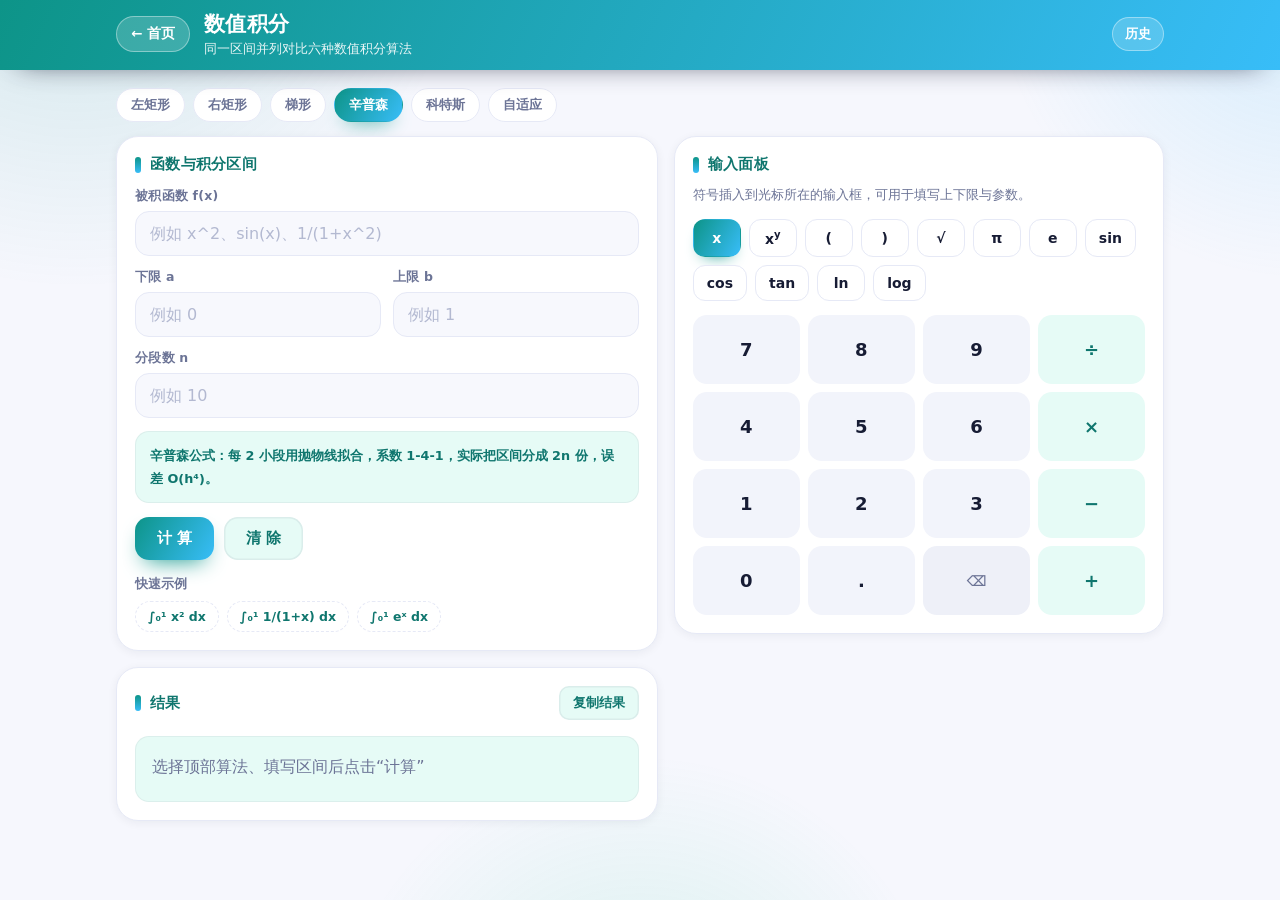
<file: 数值积分.html>
<!DOCTYPE html>
<html lang="zh-CN">

<head>
  <meta charset="utf-8" />
  <meta name="viewport" content="width=device-width, initial-scale=1, viewport-fit=cover" />
  <title>数值积分 · 数值计算器</title>
  <link rel="stylesheet" href="css/style.css" />
</head>

<body class="theme-numint">
  <header class="topbar">
    <div class="topbar-inner">
      <a class="back-btn" href="index.html">← 首页</a>
      <div class="titles">
        <h1>数值积分</h1>
        <p>同一区间并列对比六种数值积分算法</p>
      </div>
    </div>
  </header>

  <main class="shell">
    <nav class="tabs" role="tablist" aria-label="数值积分算法">
      <button type="button" class="tab" role="tab" data-algo="1" onclick="selectAlgorithm(1)">左矩形</button>
      <button type="button" class="tab" role="tab" data-algo="2" onclick="selectAlgorithm(2)">右矩形</button>
      <button type="button" class="tab" role="tab" data-algo="3" onclick="selectAlgorithm(3)">梯形</button>
      <button type="button" class="tab active" role="tab" aria-selected="true" data-algo="4"
        onclick="selectAlgorithm(4)">辛普森</button>
      <button type="button" class="tab" role="tab" data-algo="5" onclick="selectAlgorithm(5)">科特斯</button>
      <button type="button" class="tab" role="tab" data-algo="6" onclick="selectAlgorithm(6)">自适应</button>
    </nav>

    <div class="workspace">

      <div class="stack">

        <section class="card">
          <h2 class="card-title">函数与积分区间</h2>

          <label class="field">
            <span>被积函数 f(x)</span>
            <input type="text" id="equation" placeholder="例如 x^2、sin(x)、1/(1+x^2)" data-enter="runIntegral" />
          </label>

          <div class="field-grid">
            <label class="field">
              <span>下限 a</span>
              <input type="text" id="aValue" inputmode="decimal" placeholder="例如 0" data-enter="runIntegral" />
            </label>
            <label class="field">
              <span>上限 b</span>
              <input type="text" id="bValue" inputmode="decimal" placeholder="例如 1" data-enter="runIntegral" />
            </label>
          </div>

          <label class="field" id="nField">
            <span>分段数 n</span>
            <input type="text" id="nValue" inputmode="numeric" placeholder="例如 10" />
          </label>

          <label class="field" id="tolField">
            <span>精度 tol</span>
            <input type="text" id="tolerance" inputmode="decimal" placeholder="例如 0.00005" />
          </label>

          <p class="algo-hint" id="algoHint"></p>

          <div class="actions">
            <button type="button" class="btn btn-primary" onclick="runIntegral()">计 算</button>
            <button type="button" class="btn btn-ghost" onclick="clearInputs()">清 除</button>
          </div>

          <div class="examples">
            <p>快速示例</p>
            <div class="example-row">
              <button type="button" class="example" onclick="useExample('x^2', '0', '1', '10')">∫₀¹ x² dx</button>
              <button type="button" class="example" onclick="useExample('1/(1+x)', '0', '1', '10')">∫₀¹ 1/(1+x) dx</button>
              <button type="button" class="example" onclick="useExample('e^x', '0', '1', '10')">∫₀¹ eˣ dx</button>
            </div>
          </div>
        </section>

        <section class="card">
          <div class="card-head">
            <h2 class="card-title">结果</h2>
            <button type="button" class="btn btn-ghost btn-sm" onclick="copyResult('result')">复制结果</button>
          </div>
          <p id="result" class="result" data-empty="选择顶部算法、填写区间后点击“计算”"></p>
        </section>

        <section class="card" id="stepsCard" style="display:none">
          <div class="card-head">
            <h2 class="card-title">计算过程</h2>
            <button type="button" class="btn btn-ghost btn-sm" onclick="copySteps()">复制过程</button>
          </div>
          <div class="steps" id="steps"></div>
        </section>

      </div>

      <aside class="card side">
        <h2 class="card-title">输入面板</h2>
        <p class="card-note">符号插入到光标所在的输入框，可用于填写上下限与参数。</p>

        <div class="chips">
          <button type="button" class="chip chip-key" onclick="insertSymbol('x')">x</button>
          <button type="button" class="chip" onclick="insertSymbol('^')">x<sup>y</sup></button>
          <button type="button" class="chip" onclick="insertSymbol('(')">(</button>
          <button type="button" class="chip" onclick="insertSymbol(')')">)</button>
          <button type="button" class="chip" onclick="insertSymbol('sqrt()')">√</button>
          <button type="button" class="chip" onclick="insertSymbol('pi')">π</button>
          <button type="button" class="chip" onclick="insertSymbol('e')">e</button>
          <button type="button" class="chip" onclick="insertSymbol('sin()')">sin</button>
          <button type="button" class="chip" onclick="insertSymbol('cos()')">cos</button>
          <button type="button" class="chip" onclick="insertSymbol('tan()')">tan</button>
          <button type="button" class="chip" onclick="insertSymbol('ln()')">ln</button>
          <button type="button" class="chip" onclick="insertSymbol('log10()')">log</button>
        </div>

        <div class="keypad">
          <button type="button" class="key" onclick="insertSymbol('7')">7</button>
          <button type="button" class="key" onclick="insertSymbol('8')">8</button>
          <button type="button" class="key" onclick="insertSymbol('9')">9</button>
          <button type="button" class="key op" onclick="insertSymbol('/')">÷</button>

          <button type="button" class="key" onclick="insertSymbol('4')">4</button>
          <button type="button" class="key" onclick="insertSymbol('5')">5</button>
          <button type="button" class="key" onclick="insertSymbol('6')">6</button>
          <button type="button" class="key op" onclick="insertSymbol('*')">×</button>

          <button type="button" class="key" onclick="insertSymbol('1')">1</button>
          <button type="button" class="key" onclick="insertSymbol('2')">2</button>
          <button type="button" class="key" onclick="insertSymbol('3')">3</button>
          <button type="button" class="key op" onclick="insertSymbol('-')">−</button>

          <button type="button" class="key" onclick="insertSymbol('0')">0</button>
          <button type="button" class="key" onclick="insertSymbol('.')">.</button>
          <button type="button" class="key back" onclick="backspace()">⌫</button>
          <button type="button" class="key op" onclick="insertSymbol('+')">+</button>
        </div>
      </aside>

    </div>
  </main>

  <div id="toast" class="toast">已复制</div>

  <script src="js/nerdamer.core.js"></script>
  <script src="js/Algebra.js"></script>
  <script src="js/Calculus.js"></script>
  <script src="js/Solve.js"></script>
  <script src="js/ui.js"></script>
  <script src="js/history.js"></script>

  <script>
    var okToRoll = true;
    var a = -10;
    var b = 10;
    var tolerance = 0.00005;	// error for adaptive quadrature
    var recursionCount = 0;
    var maxRecursionCount = 10000; // for now
    var tooDeep = false;

    function clearInputs() {
      clearFields(["equation", "aValue", "bValue"]);
      hideSteps();
    }

    var currentAlgo = 4;   // 默认辛普森

    // need：该算法依赖的输入项；hint：输入区上方的公式说明
    var algoInfo = {
      1: { need: "n", hint: "左矩形公式：把 [a, b] 分成 n 份，用每个小区间<b>左端点</b>的函数值近似，误差 O(h)。" },
      2: { need: "n", hint: "右矩形公式：与左矩形相同，但取每个小区间的<b>右端点</b>，误差符号与左矩形相反。" },
      3: { need: "n", hint: "梯形公式：h/2·[f(a) + 2Σf(xᵢ) + f(b)]，h = (b-a)/n，误差 O(h²)。" },
      4: { need: "n", hint: "辛普森公式：每 2 小段用抛物线拟合，系数 1-4-1，实际把区间分成 2n 份，误差 O(h⁴)。" },
      5: { need: "n", hint: "科特斯公式：每 4 小段用五点公式（系数 7-32-12-32-7，除以 22.5），误差 O(h⁶)。" },
      6: { need: "tol", hint: "自适应辛普森：按误差判据自动二分区间，只需填写<b>精度 tol</b>，不使用分段数 n。" }
    };

    function selectAlgorithm(num) {
      currentAlgo = num;
      var info = algoInfo[num];

      var tabs = document.querySelectorAll(".tab");
      for (var i = 0; i < tabs.length; i++) {
        var isActive = tabs[i].getAttribute("data-algo") == String(num);
        tabs[i].className = isActive ? "tab active" : "tab";
        tabs[i].setAttribute("aria-selected", isActive ? "true" : "false");
      }

      // 按算法切换输入项：矩形/梯形/辛普森/科特斯用 n，自适应用 precision
      document.getElementById("nField").style.display = info.need === "n" ? "" : "none";
      document.getElementById("tolField").style.display = info.need === "tol" ? "" : "none";
      document.getElementById("algoHint").innerHTML = info.hint;

      // 当前光标所在的输入框若被隐藏，退回函数输入框
      var hiddenId = info.need === "n" ? "tolerance" : "nValue";
      if (ElementId === hiddenId) ElementId = "equation";

      // 输入项随算法显隐，回显条同步切换
      syncEcho();

      // 换了算法，上一次的计算过程不再适用
      hideSteps();
    }

    function runIntegral() {
      doIntegral(currentAlgo);
      if (okToRoll) NCHistory.record();
    }

    function useExample(equation, aa, bb, nn) {
      document.getElementById("equation").value = equation;
      document.getElementById("aValue").value = aa;
      document.getElementById("bValue").value = bb;
      document.getElementById("nValue").value = nn;

      var tol = document.getElementById("tolerance");
      if (tol.value === "") tol.value = "0.00005";

      runIntegral();
    }

    function myParse(expression) {
      theString = stripSpaces(expression);
      with (Math) {
        // now convert formatting from GC formatting
        theString = replaceSubstring(theString, ")(", ")*(");
        theString = replaceSubstring(theString, ")ln", ")*ln");
        theString = replaceSubstring(theString, ")log", ")*log");
        theString = replaceSubstring(theString, ")sin", ")*sin");
        theString = replaceSubstring(theString, ")cos", ")*cos");
        theString = replaceSubstring(theString, ")e", ")*e");

        // 小键盘的 log10() 与 log 同义（以 10 为底），先归一化，
        // 否则 putProduct 会把 log10( 当成 数字后接括号 而插入乘号
        theString = replaceSubstring(theString, "log10", "log");

        theString = putProduct(theString);
        theString = replaceSubstring(theString, "log", "(1/log(10))*log");
        theString = replaceSubstring(theString, "ln", "log");
        theString = replaceChar(theString, "X", "x");
      } // with Math
      return (theString);
    } // myParse

    function replaceChar(InString, oldSymbol, newSymbol) {
      OutString = "";
      for (Count = 0; Count < InString.length; Count++) {
        TempChar = InString.substring(Count, Count + 1);
        if (TempChar != oldSymbol)
          OutString = OutString + TempChar
        else OutString = OutString + newSymbol;
      }
      return (OutString);
    }

    function replaceSubstring(InString, oldSubstring, newSubstring) {
      OutString = "";
      var sublength = oldSubstring.length;
      for (Count = 0; Count < InString.length; Count++) {
        TempStr = InString.substring(Count, Count + sublength);
        TempChar = InString.substring(Count, Count + 1);
        if (TempStr != oldSubstring)
          OutString = OutString + TempChar
        else {
          OutString = OutString + newSubstring;
          Count += sublength - 1
        }

      }
      return (OutString);
    }

    function isNumberChar(InString) {
      if (InString.length != 1)
        return (false);
      RefString = "1234567890)";
      if (RefString.indexOf(InString, 0) == -1)
        return (false);
      return (true);
    }

    function isCharHere(InString, RefString) {
      if (InString.length != 1)
        return (false);
      if (RefString.indexOf(InString, 0) == -1)
        return (false);
      return (true);
    }

    function putProduct(InString) {
      OutString = "";
      for (Count = 0; Count < InString.length; Count++) {
        TempChar = InString.substring(Count, Count + 1);
        if (!isCharHere(TempChar, "xXeslcapdDuU(") || (Count == 0)) { OutString = OutString + TempChar }
        else {
          if (isNumberChar(InString.substring(Count - 1, Count))) { OutString = OutString + "*" + TempChar }
          else OutString = OutString + TempChar
        }
      }
      return (OutString);
    }

    function calculateFunctionValue(xValue) {
      var equation = myParse(document.getElementById("equation").value);

      // 用 nerdamer 自身完成数值化，不再用 eval：
      // nerdamer 的文本可能含 pi、e、^ 等 JS 无法直接求值的记号
      var evaluated = nerdamer(substitute(equation, "x", "(" + xValue + ")")).evaluate();
      return toNumber(evaluated);
    }

    function toNumber(evaluated) {
      var value = Number(evaluated.text());
      if (!isNaN(value)) return value;

      // 结果为分数（如 1/3）时手动换算
      var fraction = /^(-?\d+(?:\.\d+)?)\/(-?\d+(?:\.\d+)?)$/.exec(evaluated.text());
      if (fraction) return Number(fraction[1]) / Number(fraction[2]);

      return NaN;
    }

    // 统一入口：捕获非法表达式等异常，避免结果区空白
    function doIntegral() {
      try {
        return doIntegralCore.apply(null, arguments);
      } catch (e) {
        okToRoll = false;
        document.getElementById("result").innerHTML = "计算失败：请检查函数表达式、积分区间与分段数是否有效。";
        hideSteps();
      }
    }

    function doIntegralCore() {
      document.getElementById("result").innerHTML = "";
      hideSteps();   // 先把上一次的过程收起，校验失败时就不会残留
      with (Math) {
        var n = 0; 	// number of subdivisions
        okToRoll = true;
        readBasics();
        if (!okToRoll) return;
        var num = doIntegralCore.arguments[0];

        // Option 1,2,3 Left Sum, Right sum, Trap sum
        if ((num == 1) || (num == 2) || (num == 3)) {
          for (var k = 1; k <= 1; k++) {
            var nn = document.getElementById("nValue").value;
            if (nn == "") {
              nn = "1";
            }
            var n = Number(nn);
            if (isNaN(n)) { document.getElementById("result").innerHTML = "请输入积分区间分段数 n 的值"; okToRoll = false; break; }
            if (n < 1) { document.getElementById("result").innerHTML = "n 至少大于等于 1!"; okToRoll = false; break; }
            if (n > 100000) { document.getElementById("result").innerHTML = "呵呵，不好意思，大于100,000，本积分器做不了啊."; okToRoll = false; break; }
          } // little loop

          if (okToRoll) {
            var deltax = (b - a) / n;
            x = a;
            var lsum = 0;
            var rsum = 0;
            y = calculateFunctionValue(x);
            if (isNaN(y)) document.getElementById("result").innerHTML = "提醒：本次积分的结果不可信!"
            for (var k = 1; k <= n; k++) {
              lsum += y * deltax;
              x = a + k * deltax;
              y = calculateFunctionValue(x);
              if (isNaN(y)) alert("提醒：本次积分的结果不可信!");
              rsum += y * deltax;
            }
            if (num == 1) document.getElementById("result").innerHTML = (n == 1 ? "" : "复合") + "左矩形公式积分 = " + roundSigDig(lsum, 11);
            else if (num == 2) document.getElementById("result").innerHTML = (n == 1 ? "" : "复合") + "右矩形公式积分 = " + roundSigDig(rsum, 11);
            else if (num == 3) document.getElementById("result").innerHTML = (n == 1 ? "" : "复合") + "梯形法公式积分 = " + roundSigDig((lsum + rsum) / 2, 11);
          }

        } // Options 1, 2, 3

        // Option 4 (Simpson)
        else if (num == 4) {
          for (var k = 1; k <= 1; k++) {
            var nn = document.getElementById("nValue").value;
            if (nn == "") {
              nn = "1";
            }
            var n = Number(nn);
            if (isNaN(n)) { document.getElementById("result").innerHTML = "请输入积分区间分段数 n 的值"; okToRoll = false; break; }
            if (n < 1) { document.getElementById("result").innerHTML = "n 至少大于等于 1!"; okToRoll = false; break; }
            if (n > 100000) { document.getElementById("result").innerHTML = "呵呵，不好意思，大于100,000，本积分器做不了啊."; okToRoll = false; break; }
          } // little loop

          if (okToRoll) {
            var deltax = (b - a) / (2 * n);
            x = a;
            var sum = 0;
            for (var k = 1; k <= 2 * n - 1; k += 2) {
              y = calculateFunctionValue(x);
              if (isNaN(y)) document.getElementById("result").innerHTML = "提醒：本次积分的结果不可信!"
              sum += y * deltax;
              x = a + k * deltax;
              y = calculateFunctionValue(x);
              if (isNaN(y)) document.getElementById("result").innerHTML = "提醒：本次积分的结果不可信!"
              sum += 4 * y * deltax;
              x = a + (k + 1) * deltax;
              y = calculateFunctionValue(x);
              if (isNaN(y)) alert("提醒：本次积分的结果不可信!");
              sum += y * deltax;
            }
            sum = sum / 3;
            document.getElementById("result").innerHTML = (n == 1 ? "" : "复合") + "辛普森积分 = " + roundSigDig(sum, 11);
          } // okToRoll
        }

        // Option 5
        else if (num == 5) {
          for (var k = 1; k <= 1; k++) {
            var nn = document.getElementById("nValue").value;
            if (nn == "") {
              nn = "1";
            }
            var n = Number(nn);
            if (isNaN(n)) { document.getElementById("result").innerHTML = "请输入积分区间分段数 n 的值"; okToRoll = false; break; }
            if (n < 1) { document.getElementById("result").innerHTML = "n 至少大于等于 1!"; okToRoll = false; break; }
            if (n > 100000) { document.getElementById("result").innerHTML = "呵呵，不好意思，大于100,000，本积分器做不了啊."; okToRoll = false; break; }
          } // little loop

          if (okToRoll) {
            var deltax = (b - a) / (4 * n);
            x = a;
            var sum = 0;
            for (var k = 1; k <= 4 * n - 3; k += 4) {
              y = calculateFunctionValue(x);
              if (isNaN(y)) document.getElementById("result").innerHTML = "提醒：本次积分的结果不可信!"
              sum += 7 * y * deltax;
              x = a + k * deltax;
              y = calculateFunctionValue(x);
              if (isNaN(y)) document.getElementById("result").innerHTML = "提醒：本次积分的结果不可信!"
              sum += 32 * y * deltax;
              x = a + (k + 1) * deltax;
              y = calculateFunctionValue(x);
              if (isNaN(y)) document.getElementById("result").innerHTML = "提醒：本次积分的结果不可信!"
              sum += 12 * y * deltax;
              x = a + (k + 2) * deltax;
              y = calculateFunctionValue(x);
              if (isNaN(y)) document.getElementById("result").innerHTML = "提醒：本次积分的结果不可信!"
              sum += 32 * y * deltax;
              x = a + (k + 3) * deltax;
              y = calculateFunctionValue(x);
              if (isNaN(y)) alert("提醒：本次积分的结果不可信!");
              sum += 7 * y * deltax;
            }
            sum = sum / 22.5;
            document.getElementById("result").innerHTML = (n == 1 ? "" : "复合") + "科特斯积分 = " + roundSigDig(sum, 11);
          } // okToRoll
        }

        // Option 6 Adaptive Quadrature
        else if ((num == 6) && (okToRoll)) {
          for (var k = 1; k <= 1; k++) {
            var tolstr = document.getElementById("tolerance").value;
            if ((tolstr == "") || (isNaN(tolstr))) { document.getElementById("result").innerHTML = "请输入误差值."; okToRoll = false; break; }
            tolerance = Number(tolstr);
            if (isNaN(tolerance)) { document.getElementById("result").innerHTML = "请输入误差值."; okToRoll = false; break; }
            if (tolerance <= 0) { document.getElementById("result").innerHTML = "误差必须是正值!"; okToRoll = false; break; }
            if (tolerance <= 0.000000000005) { document.getElementById("result").innerHTML = "超出最大可能的精度..."; okToRoll = false; break; }
          } // little loop

          // 精度校验未通过时直接返回，避免错误提示被后续计算覆盖
          if (!okToRoll) return;

          var sum = AdaptiveQuadrature();
          document.getElementById("result").innerHTML = "自适应辛普森数值积分 = " + roundSigDig(sum, 11) + " +/- " + tolerance;

        }

        // 计算过程：仅在本次计算成功时展示
        if (okToRoll) renderSteps(num);
        else hideSteps();

      } // with Math		
    } // do Integral

    function S(aa, bb) {
      // part of adaptive quadrature
      with (Math) {
        var m = (bb + aa) / 2;
        var fa = calculateFunctionValue(aa);
        var fb = calculateFunctionValue(bb);
        var fm = calculateFunctionValue(m);
        return (bb - aa) * (fa + 4 * fm + fb) / 6;
      }

    } // function S

    function approx(c, d, delta, depth) {

      depth = depth || 0;

      var sum = 0;
      var m = (c + d) / 2;
      var sCD = S(c, d);
      var sCm = S(c, m);
      var sMd = S(m, d);
      var error1 = Math.abs(sCD - sCm - sMd) * (b - a) / (15 * (d - c));
      var accepted = error1 <= delta;

      // 记录本次判定，供“计算过程”展示
      logAdaptive(c, d, sCD, sCm, sMd, error1, accepted, depth);

      if (accepted) sum = sCm + sMd;
      else {

        if (recursionCount >= maxRecursionCount) {
          tooDeep = true;
          sum = sCm + sMd;
        } // if stack depth exceeded
        else {
          sum = approx(c, m, delta / 2, depth + 1) + approx(m, d, delta / 2, depth + 1);
          recursionCount += 1
        }
      }

      return (sum);	// returns S(a,b) if small enough, else the sum of smaller pieces if not

    } // approx

    function AdaptiveQuadrature() {
      recursionCount = 0;
      tooDeep = false;
      adaptiveLog = [];
      adaptiveCount = 0;
      adaptiveAccepted = 0;
      adaptiveMaxDepth = 0;

      var qq = (b - a) / 2;

      var theValue = approx(a, a + qq, tolerance / 2) + approx(a + qq, b, tolerance / 2);
      if (tooDeep) alert("超出 " + maxRecursionCount + " 分段数. 结果不可信，建议再细分积分区间.")
      return theValue;
    } // AdaptiveQuadrature

    /* ---------- 计算过程：记录与展示 ---------- */

    var STEP_MAX_ROWS = 14;      // 节点表最多展示的行数
    var STEP_MAX_LOG = 30;       // 自适应过程最多展示的判定次数

    var adaptiveLog = [];        // 自适应的判定记录
    var adaptiveCount = 0;       // 判定总次数
    var adaptiveAccepted = 0;    // 被接受的子区间数
    var adaptiveMaxDepth = 0;    // 最大递归深度

    function logAdaptive(c, d, sCD, sCm, sMd, err, accepted, depth) {
      adaptiveCount += 1;
      if (accepted) adaptiveAccepted += 1;
      if (depth > adaptiveMaxDepth) adaptiveMaxDepth = depth;

      if (adaptiveLog.length < STEP_MAX_LOG) {
        adaptiveLog.push({
          c: c, d: d, sCD: sCD, sCm: sCm, sMd: sMd,
          err: err, accepted: accepted, depth: depth
        });
      }
    }

    /* 显示用的数值格式：8 位有效数字 */
    function stepValue(v) {
      if (!isFinite(v)) return "—";
      return String(roundSigDig(v, 8));
    }

    function escapeText(text) {
      return String(text)
        .replace(/&/g, "&amp;")
        .replace(/</g, "&lt;")
        .replace(/>/g, "&gt;");
    }

    function hideSteps() {
      var card = document.getElementById("stepsCard");
      if (card) card.style.display = "none";
    }

    function renderSteps(num) {
      var card = document.getElementById("stepsCard");
      var box = document.getElementById("steps");
      if (!card || !box) return;

      var html = "";
      html += '<p class="step-line"><b>被积函数</b> f(x) = ' +
        escapeText(stripSpaces(document.getElementById("equation").value)) + '</p>';
      html += '<p class="step-line"><b>积分区间</b> [' + stepValue(a) + ', ' + stepValue(b) + ']</p>';

      if (num == 6) {
        html += adaptiveStepsHtml();
      } else {
        html += fixedStepsHtml(num, Number(document.getElementById("nValue").value || "1"));
      }

      var resultText = document.getElementById("result").textContent;
      if (resultText) html += '<p class="step-line"><b>结果</b> ' + escapeText(resultText) + '</p>';

      box.innerHTML = html;
      card.style.display = "";
    }

    function fixedStepsHtml(num, n) {
      var h, first, last, coefFn, formula, hName, divisorText, note = "";

      if (num == 1 || num == 2 || num == 3) {
        h = (b - a) / n;
        hName = "h";
        divisorText = "n";

        if (num == 1) {
          first = 0; last = n - 1;
          coefFn = function () { return 1; };
          formula = "S ≈ h·[f(x₀) + f(x₁) + … + f(xₙ₋₁)]，每段取左端点的函数值，共 n 项";
          note = "左矩形公式";
        } else if (num == 2) {
          first = 1; last = n;
          coefFn = function () { return 1; };
          formula = "S ≈ h·[f(x₁) + f(x₂) + … + f(xₙ)]，每段取右端点的函数值，共 n 项";
          note = "右矩形公式";
        } else {
          first = 0; last = n;
          coefFn = function (i) { return (i === 0 || i === n) ? 1 : 2; };
          formula = "S ≈ (h/2)·[f(x₀) + 2f(x₁) + … + 2f(xₙ₋₁) + f(xₙ)]，共 n+1 个节点";
          note = "梯形公式：端点系数 1，内部节点系数 2";
        }
      } else if (num == 4) {
        h = (b - a) / (2 * n);
        hName = "Δ";
        divisorText = "2n";
        first = 0; last = 2 * n;
        coefFn = function (i) {
          if (i === 0 || i === 2 * n) return 1;
          return (i % 2 === 1) ? 4 : 2;
        };
        formula = "S ≈ (Δ/3)·[f₀ + 4f₁ + 2f₂ + 4f₃ + … + 4f₂ₙ₋₁ + f₂ₙ]，共 2n+1 个节点";
        note = "辛普森公式：每 2 小段用抛物线拟合，内部节点按 4、2 交替取系数";
      } else {
        h = (b - a) / (4 * n);
        hName = "Δ";
        divisorText = "4n";
        first = 0; last = 4 * n;
        coefFn = function (i) {
          var r = i % 4;
          if (r === 1 || r === 3) return 32;
          if (r === 2) return 12;
          return 7;
        };
        formula = "S ≈ (Δ/22.5)·Σ[7f₀ + 32f₁ + 12f₂ + 32f₃ + 7f₄]，每 4 小段一组，共 4n+1 个节点";
        note = "科特斯公式：五点公式系数 7、32、12、32、7";
      }

      var total = last - first + 1;
      var indices = [];
      var i;
      if (total <= STEP_MAX_ROWS) {
        for (i = first; i <= last; i++) indices.push(i);
      } else {
        for (i = first; i < first + 9; i++) indices.push(i);
        indices.push(null);
        for (i = last - 3; i <= last; i++) indices.push(i);
      }

      var html = "";
      html += '<p class="step-line"><b>参数</b> n = ' + n + '，' + hName + ' = (b − a)/' + divisorText +
        ' = ' + stepValue(h) + (note ? '，采用' + note : '') + '</p>';
      html += '<p class="step-formula">' + formula + '</p>';

      html += '<div class="step-table-wrap"><table class="step-table"><thead><tr>' +
        '<th>i</th><th>xᵢ</th><th>f(xᵢ)</th><th>系数</th><th>系数 × f(xᵢ)</th>' +
        '</tr></thead><tbody>';

      for (i = 0; i < indices.length; i++) {
        if (indices[i] === null) {
          html += '<tr class="ellipsis"><td colspan="5">⋯⋯</td></tr>';
          continue;
        }
        var idx = indices[i];
        var xi = a + idx * h;
        var fi = calculateFunctionValue(xi);
        var coef = coefFn(idx);
        html += '<tr><td>' + idx + '</td>' +
          '<td>' + stepValue(xi) + '</td>' +
          '<td>' + stepValue(fi) + '</td>' +
          '<td>' + coef + '</td>' +
          '<td>' + stepValue(coef * fi) + '</td></tr>';
      }

      html += '</tbody></table></div>';

      if (total > indices.length) {
        html += '<p class="step-note">表中只列出部分节点（共 ' + total + ' 个），求和仍按全部节点计算。</p>';
      }

      return html;
    }

    function adaptiveStepsHtml() {
      var html = "";
      html += '<p class="step-line"><b>方法</b> 自适应辛普森：对每个子区间比较 S(c,d) 与 S(c,m)+S(m,d)</p>';
      html += '<p class="step-formula">误差估计 |S(c,d) − S(c,m) − S(m,d)| × (b − a) / (15(d − c)) ≤ tol 时接受，否则把区间二分后递归</p>';
      html += '<p class="step-line"><b>精度要求</b> tol = ' + stepValue(tolerance) + '</p>';
      html += '<p class="step-line"><b>递归统计</b> 判定 ' + adaptiveCount + ' 次 · 接受 ' +
        adaptiveAccepted + ' 个子区间 · 最大递归深度 ' + adaptiveMaxDepth + '</p>';

      html += '<div class="step-table-wrap"><table class="step-table"><thead><tr>' +
        '<th>层</th><th>区间 [c, d]</th><th>S(c,d)</th><th>S(c,m)</th><th>S(m,d)</th><th>误差估计</th><th>判定</th>' +
        '</tr></thead><tbody>';

      for (var i = 0; i < adaptiveLog.length; i++) {
        var r = adaptiveLog[i];
        html += '<tr><td>' + r.depth + '</td>' +
          '<td>[' + stepValue(r.c) + ', ' + stepValue(r.d) + ']</td>' +
          '<td>' + stepValue(r.sCD) + '</td>' +
          '<td>' + stepValue(r.sCm) + '</td>' +
          '<td>' + stepValue(r.sMd) + '</td>' +
          '<td>' + stepValue(r.err) + '</td>' +
          '<td>' + (r.accepted ? '接受' : '二分') + '</td></tr>';
      }

      html += '</tbody></table></div>';

      if (adaptiveCount > adaptiveLog.length) {
        html += '<p class="step-note">表中只列出前 ' + adaptiveLog.length + ' 次判定（共 ' + adaptiveCount + ' 次）。</p>';
      }

      if (window.innerWidth < 700) {
        html += '<p class="step-note">表格可左右滑动查看「判定」列。</p>';
      }

      return html;
    }

    function copySteps() {
      var card = document.getElementById("stepsCard");
      var box = document.getElementById("steps");
      if (!card || card.style.display === "none" || !box || !box.textContent.trim()) {
        showToast("还没有可复制的过程");
        return;
      }
      copyText(box.innerText || box.textContent);
    }

    function readBasics() {

      for (var k = 1; k <= 1; k++) {
        var theFunction = stripSpaces(document.getElementById("equation").value);
        if (theFunction == "") { document.getElementById("result").innerHTML = "请输入函数."; okToRoll = false; break; }
        var aa = document.getElementById("aValue").value;
        if (aa == "") { document.getElementById("result").innerHTML = "请输入左端点的值."; okToRoll = false; break; }
        a = Number(aa);
        if (isNaN(a)) { document.getElementById("result").innerHTML = "请输入左端点的值."; okToRoll = false; break; }
        var bb = document.getElementById("bValue").value;
        if (bb == "") { document.getElementById("result").innerHTML = "请输入右端点的值."; okToRoll = false; break }
        b = Number(bb);
        if (isNaN(b)) { document.getElementById("result").innerHTML = "请输入右端点的值."; okToRoll = false; break; }
      } // end of single loop
    }

    function shiftRight(theNumber, k) {
      if (k == 0) return (theNumber)
      else {
        var k2 = 1;
        var num = k;
        if (num < 0) num = -num;
        for (var i = 1; i <= num; i++) {
          k2 = k2 * 10
        }
      }
      if (k > 0) { return (k2 * theNumber) }
      else { return (theNumber / k2) }
    }

    function roundSigDig(theNumber, numDigits) {
      with (Math) {
        if (theNumber == 0) return (0);
        else if (abs(theNumber) < 0.000000000001) return (0);
        // WARNING: ignores numbers less than 10^(-12)
        else {
          var k = floor(log(abs(theNumber)) / log(10)) - numDigits
          var k2 = shiftRight(round(shiftRight(abs(theNumber), -k)), k)
          if (theNumber > 0) return (k2);
          else return (-k2)
        } // end else
      }
    }

    function stripSpaces(InString) {
      var OutString = "";
      for (Count = 0; Count < InString.length; Count++) {
        var TempChar = InString.substring(Count, Count + 1);
        if (TempChar != " ")
          OutString = OutString + TempChar;
      }
      return (OutString);
    }

    function substitute(expression, variable, value) {
      return expression.replace(new RegExp(variable, "g"), value);
    }

    // 初始化：按默认算法（辛普森）显示对应的输入项与说明
    selectAlgorithm(currentAlgo);
  </script>
</body>

</html>
</file>
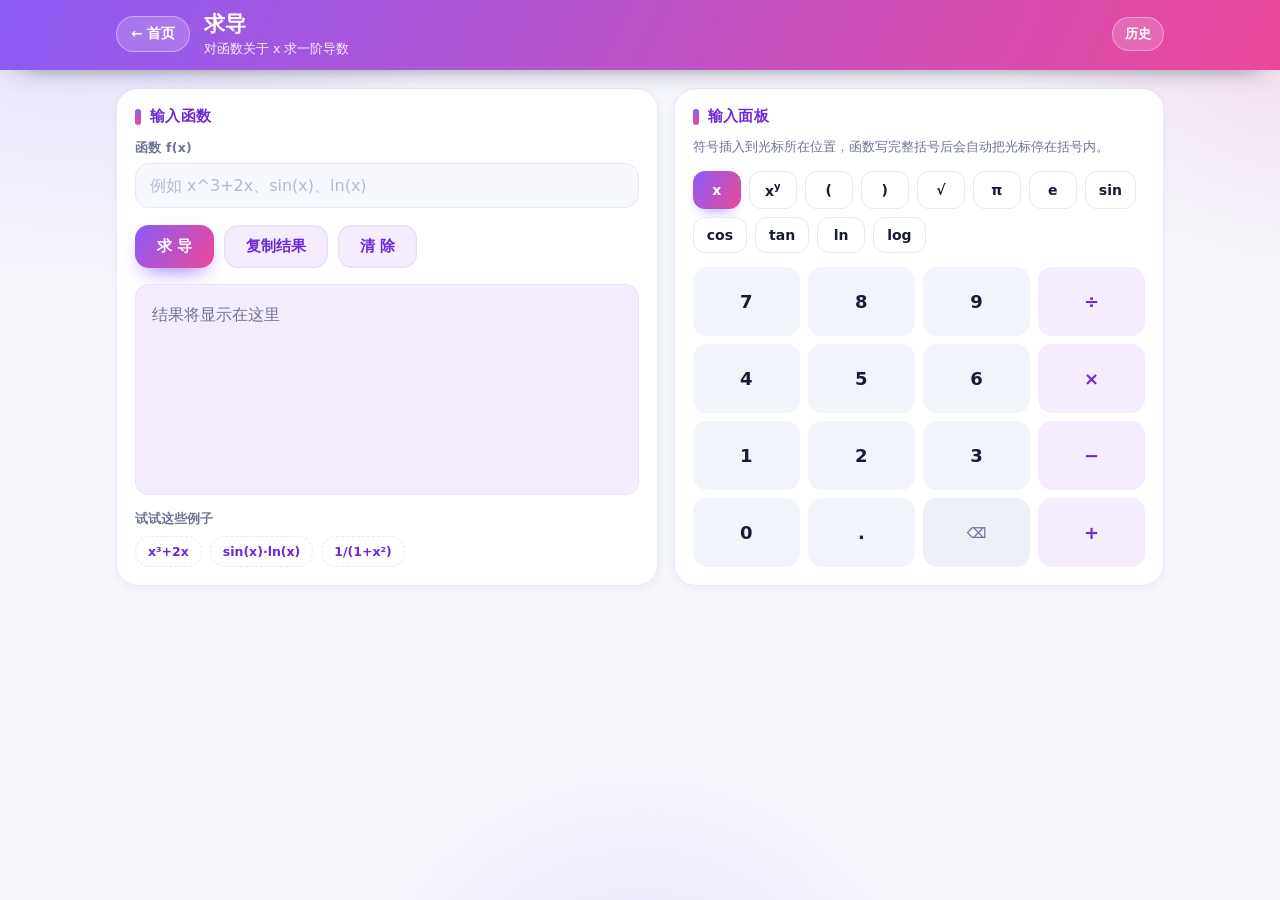
<file: 求导.html>
<!DOCTYPE html>
<html lang="zh-CN">

<head>
  <meta charset="utf-8" />
  <meta name="viewport" content="width=device-width, initial-scale=1, viewport-fit=cover" />
  <title>求导 · 数值计算器</title>
  <link rel="stylesheet" href="css/style.css" />
</head>

<body class="theme-diff">
  <header class="topbar">
    <div class="topbar-inner">
      <a class="back-btn" href="index.html">← 首页</a>
      <div class="titles">
        <h1>求导</h1>
        <p>对函数关于 x 求一阶导数</p>
      </div>
    </div>
  </header>

  <main class="shell">
    <div class="workspace">

      <section class="card">
        <h2 class="card-title">输入函数</h2>

        <label class="field">
          <span>函数 f(x)</span>
          <input type="text" id="equation" placeholder="例如 x^3+2x、sin(x)、ln(x)" data-enter="differentiateFunction" />
        </label>

        <div class="actions">
          <button type="button" class="btn btn-primary" onclick="differentiateFunction()">求 导</button>
          <button type="button" class="btn btn-ghost" onclick="copyResult('solution')">复制结果</button>
          <button type="button" class="btn btn-ghost" onclick="clearInputs()">清 除</button>
        </div>

        <p id="solution" class="result" data-empty="结果将显示在这里"></p>

        <div class="examples">
          <p>试试这些例子</p>
          <div class="example-row">
            <button type="button" class="example" onclick="useExample('x^3+2x')">x³+2x</button>
            <button type="button" class="example" onclick="useExample('sin(x)*ln(x)')">sin(x)·ln(x)</button>
            <button type="button" class="example" onclick="useExample('1/(1+x^2)')">1/(1+x²)</button>
          </div>
        </div>
      </section>

      <aside class="card side">
        <h2 class="card-title">输入面板</h2>
        <p class="card-note">符号插入到光标所在位置，函数写完整括号后会自动把光标停在括号内。</p>

        <div class="chips">
          <button type="button" class="chip chip-key" onclick="insertSymbol('x')">x</button>
          <button type="button" class="chip" onclick="insertSymbol('^')">x<sup>y</sup></button>
          <button type="button" class="chip" onclick="insertSymbol('(')">(</button>
          <button type="button" class="chip" onclick="insertSymbol(')')">)</button>
          <button type="button" class="chip" onclick="insertSymbol('sqrt()')">√</button>
          <button type="button" class="chip" onclick="insertSymbol('pi')">π</button>
          <button type="button" class="chip" onclick="insertSymbol('e')">e</button>
          <button type="button" class="chip" onclick="insertSymbol('sin()')">sin</button>
          <button type="button" class="chip" onclick="insertSymbol('cos()')">cos</button>
          <button type="button" class="chip" onclick="insertSymbol('tan()')">tan</button>
          <button type="button" class="chip" onclick="insertSymbol('ln()')">ln</button>
          <button type="button" class="chip" onclick="insertSymbol('log10()')">log</button>
        </div>

        <div class="keypad">
          <button type="button" class="key" onclick="insertSymbol('7')">7</button>
          <button type="button" class="key" onclick="insertSymbol('8')">8</button>
          <button type="button" class="key" onclick="insertSymbol('9')">9</button>
          <button type="button" class="key op" onclick="insertSymbol('/')">÷</button>

          <button type="button" class="key" onclick="insertSymbol('4')">4</button>
          <button type="button" class="key" onclick="insertSymbol('5')">5</button>
          <button type="button" class="key" onclick="insertSymbol('6')">6</button>
          <button type="button" class="key op" onclick="insertSymbol('*')">×</button>

          <button type="button" class="key" onclick="insertSymbol('1')">1</button>
          <button type="button" class="key" onclick="insertSymbol('2')">2</button>
          <button type="button" class="key" onclick="insertSymbol('3')">3</button>
          <button type="button" class="key op" onclick="insertSymbol('-')">−</button>

          <button type="button" class="key" onclick="insertSymbol('0')">0</button>
          <button type="button" class="key" onclick="insertSymbol('.')">.</button>
          <button type="button" class="key back" onclick="backspace()">⌫</button>
          <button type="button" class="key op" onclick="insertSymbol('+')">+</button>
        </div>
      </aside>

    </div>
  </main>

  <div id="toast" class="toast">已复制</div>

  <script src="js/nerdamer.core.js"></script>
  <script src="js/Algebra.js"></script>
  <script src="js/Calculus.js"></script>
  <script src="js/Solve.js"></script>
  <script src="js/ui.js"></script>
  <script src="js/history.js"></script>

  <script>
    function clearInputs() {
      clearFields(["equation"]);
    }

    function useExample(equation) {
      document.getElementById('equation').value = equation;
      differentiateFunction();
    }

    function differentiateFunction() {
      var equation = document.getElementById('equation').value.trim();
      var solutionEl = document.getElementById('solution');

      if (equation === '') { solutionEl.innerHTML = '请输入函数.'; return; }

      try {
        var derivative = nerdamer.diff(equation, 'x').toString();

        var solutionText = '对函数  ' + equation + '  求导得:<br>';
        solutionText += derivative;

        solutionEl.innerHTML = solutionText;
        NCHistory.record();
      } catch (e) {
        solutionEl.innerHTML = '求导失败：请检查函数写法（自变量用 x 表示）.';
      }
    }
  </script>
</body>

</html>
</file>
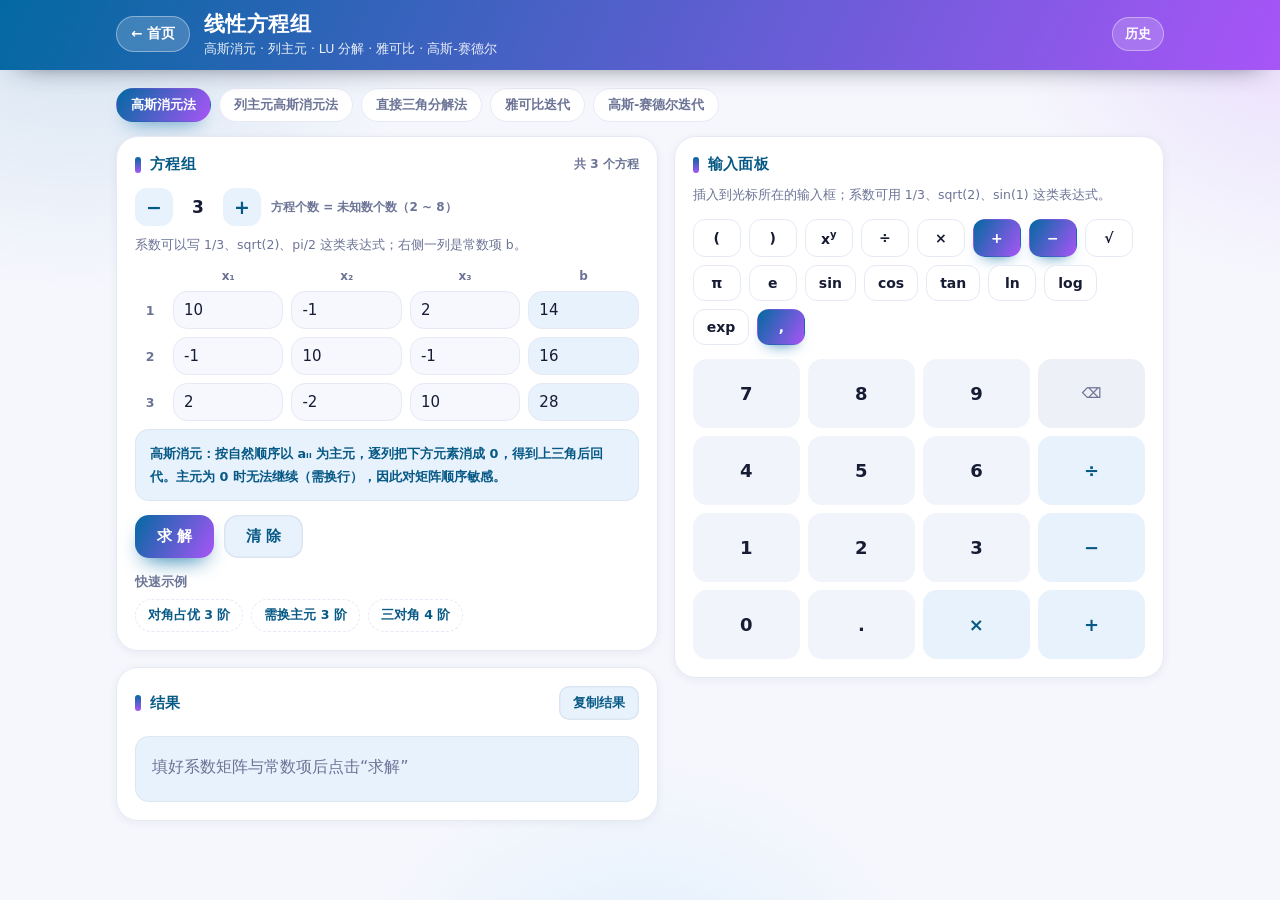
<file: 线性方程组.html>
<!DOCTYPE html>
<html lang="zh-CN">

<head>
  <meta charset="utf-8" />
  <meta name="viewport" content="width=device-width, initial-scale=1, viewport-fit=cover" />
  <title>线性方程组 · 数值计算器</title>
  <link rel="stylesheet" href="css/style.css" />
</head>

<body class="theme-linsys">
  <header class="topbar">
    <div class="topbar-inner">
      <a class="back-btn" href="index.html">← 首页</a>
      <div class="titles">
        <h1>线性方程组</h1>
        <p>高斯消元 · 列主元 · LU 分解 · 雅可比 · 高斯-赛德尔</p>
      </div>
    </div>
  </header>

  <main class="shell">
    <nav class="tabs" role="tablist" aria-label="方程组求解方法">
      <button type="button" class="tab active" role="tab" data-method="1" onclick="selectMethod(1)">高斯消元法</button>
      <button type="button" class="tab" role="tab" data-method="2" onclick="selectMethod(2)">列主元高斯消元法</button>
      <button type="button" class="tab" role="tab" data-method="3" onclick="selectMethod(3)">直接三角分解法</button>
      <button type="button" class="tab" role="tab" data-method="4" onclick="selectMethod(4)">雅可比迭代</button>
      <button type="button" class="tab" role="tab" data-method="5" onclick="selectMethod(5)">高斯-赛德尔迭代</button>
    </nav>

    <div class="workspace">

      <div class="stack">

        <section class="card">
          <div class="card-head">
            <h2 class="card-title">方程组</h2>
            <span class="point-count" id="sizeLabel">共 3 个方程</span>
          </div>

          <div class="n-stepper">
            <button type="button" class="step-btn" onclick="changeSize(-1)" title="减少一个方程">−</button>
            <span class="step-value" id="sizeValue">3</span>
            <button type="button" class="step-btn" onclick="changeSize(1)" title="添加一个方程">+</button>
            <span class="step-hint">方程个数 = 未知数个数（2 ~ 8）</span>
          </div>

          <p class="card-note">系数可以写 1/3、sqrt(2)、pi/2 这类表达式；右侧一列是常数项 b。</p>

          <div class="matrix-scroll">
            <div class="matrix-grid" id="matrixGrid"></div>
          </div>

          <div id="iterFields">
            <label class="field">
              <span>初值向量 x⁽⁰⁾（逗号分隔，留空为全 0）</span>
              <input type="text" id="initialVector" inputmode="text" placeholder="例如 0,0,0" />
            </label>

            <div class="field-grid">
              <label class="field">
                <span>精度 tol</span>
                <input type="text" id="tolerance" value="0.000001" placeholder="例如 1e-6" />
              </label>
              <label class="field">
                <span>最大迭代次数 N</span>
                <input type="text" id="maxIter" value="100" placeholder="例如 100" />
              </label>
            </div>
          </div>

          <p class="algo-hint" id="methodHint"></p>

          <div class="actions">
            <button type="button" class="btn btn-primary" onclick="solveSystem()">求 解</button>
            <button type="button" class="btn btn-ghost" onclick="clearInputs()">清 除</button>
          </div>

          <div class="examples">
            <p>快速示例</p>
            <div class="example-row">
              <button type="button" class="example" onclick="useExample(0)">对角占优 3 阶</button>
              <button type="button" class="example" onclick="useExample(1)">需换主元 3 阶</button>
              <button type="button" class="example" onclick="useExample(2)">三对角 4 阶</button>
            </div>
          </div>
        </section>

        <section class="card">
          <div class="card-head">
            <h2 class="card-title">结果</h2>
            <button type="button" class="btn btn-ghost btn-sm" onclick="copyResult('result')">复制结果</button>
          </div>
          <p id="result" class="result" data-empty="填好系数矩阵与常数项后点击“求解”"></p>
        </section>

        <section class="card" id="stepsCard" style="display:none">
          <div class="card-head">
            <h2 class="card-title">求解过程</h2>
            <button type="button" class="btn btn-ghost btn-sm" onclick="copySteps()">复制过程</button>
          </div>
          <div class="steps" id="steps"></div>
        </section>

        <section class="card" id="chartCard" style="display:none">
          <div class="card-head">
            <h2 class="card-title">收敛过程</h2>
          </div>
          <div class="chart-box">
            <canvas id="chart" class="chart" role="img" aria-label="迭代误差随次数变化"></canvas>
          </div>
          <p class="chart-tip" id="chartTip">迭代法求解后，这里显示误差随迭代次数的变化。</p>
        </section>

      </div>

      <aside class="card side">
        <h2 class="card-title">输入面板</h2>
        <p class="card-note">插入到光标所在的输入框；系数可用 1/3、sqrt(2)、sin(1) 这类表达式。</p>

        <div class="chips">
          <button type="button" class="chip" onclick="insertSymbol('(')">(</button>
          <button type="button" class="chip" onclick="insertSymbol(')')">)</button>
          <button type="button" class="chip" onclick="insertSymbol('^')">x<sup>y</sup></button>
          <button type="button" class="chip" onclick="insertSymbol('/')">÷</button>
          <button type="button" class="chip" onclick="insertSymbol('*')">×</button>
          <button type="button" class="chip chip-key" onclick="insertSymbol('+')">+</button>
          <button type="button" class="chip chip-key" onclick="insertSymbol('-')">−</button>
          <button type="button" class="chip" onclick="insertSymbol('sqrt()')">√</button>
          <button type="button" class="chip" onclick="insertSymbol('pi')">π</button>
          <button type="button" class="chip" onclick="insertSymbol('e')">e</button>
          <button type="button" class="chip" onclick="insertSymbol('sin()')">sin</button>
          <button type="button" class="chip" onclick="insertSymbol('cos()')">cos</button>
          <button type="button" class="chip" onclick="insertSymbol('tan()')">tan</button>
          <button type="button" class="chip" onclick="insertSymbol('ln()')">ln</button>
          <button type="button" class="chip" onclick="insertSymbol('log()')">log</button>
          <button type="button" class="chip" onclick="insertSymbol('exp()')">exp</button>
          <button type="button" class="chip chip-key" onclick="insertSymbol(',')">,</button>
        </div>

        <div class="keypad">
          <button type="button" class="key" onclick="insertSymbol('7')">7</button>
          <button type="button" class="key" onclick="insertSymbol('8')">8</button>
          <button type="button" class="key" onclick="insertSymbol('9')">9</button>
          <button type="button" class="key back" onclick="backspace()">⌫</button>

          <button type="button" class="key" onclick="insertSymbol('4')">4</button>
          <button type="button" class="key" onclick="insertSymbol('5')">5</button>
          <button type="button" class="key" onclick="insertSymbol('6')">6</button>
          <button type="button" class="key op" onclick="insertSymbol('/')">÷</button>

          <button type="button" class="key" onclick="insertSymbol('1')">1</button>
          <button type="button" class="key" onclick="insertSymbol('2')">2</button>
          <button type="button" class="key" onclick="insertSymbol('3')">3</button>
          <button type="button" class="key op" onclick="insertSymbol('-')">−</button>

          <button type="button" class="key" onclick="insertSymbol('0')">0</button>
          <button type="button" class="key" onclick="insertSymbol('.')">.</button>
          <button type="button" class="key op" onclick="insertSymbol('*')">×</button>
          <button type="button" class="key op" onclick="insertSymbol('+')">+</button>
        </div>
      </aside>

    </div>
  </main>

  <div id="toast" class="toast">已复制</div>

  <script src="js/expr.js"></script>
  <script src="js/ui.js"></script>
  <script src="js/history.js"></script>

  <script>
    /* ==========================================================
       线性方程组：高斯消元 / 列主元 / LU 分解 / 雅可比 / 高斯-赛德尔
       ========================================================== */

    var currentMethod = 1;
    var matrixSize = 3;

    var METHOD_INFO = {
      1: {
        name: "高斯消元法",
        iterative: false,
        hint: "高斯消元：按自然顺序以 aᵢᵢ 为主元，逐列把下方元素消成 0，得到上三角后回代。主元为 0 时无法继续（需换行），因此对矩阵顺序敏感。"
      },
      2: {
        name: "列主元高斯消元法",
        iterative: false,
        hint: "列主元高斯消元：每一步在当前列下方选绝对值最大的元素作主元并交换两行，再消元。可避免小主元放大舍入误差，主元为 0 才说明矩阵奇异。"
      },
      3: {
        name: "直接三角分解法",
        iterative: false,
        hint: "Doolittle 分解：把 A 分解为 A = LU（L 为单位下三角，U 为上三角），先解 Ly = b 得 y，再解 Ux = y 得 x。矩阵不变时可重复使用同一分解。"
      },
      4: {
        name: "雅可比迭代法",
        iterative: true,
        hint: "雅可比迭代：由 aᵢᵢxᵢ = bᵢ − Σⱼ≠ᵢ aᵢⱼxⱼ 构造 xᵢ⁽ᵏ⁺¹⁾ = (bᵢ − Σⱼ≠ᵢ aᵢⱼxⱼ⁽ᵏ⁾)/aᵢᵢ，右端全部使用上一轮的旧值。矩阵严格对角占优时一定收敛。"
      },
      5: {
        name: "高斯-赛德尔迭代法",
        iterative: true,
        hint: "高斯-赛德尔迭代：与雅可比同样的迭代格式，但计算 xᵢ⁽ᵏ⁺¹⁾ 时已更新的 xⱼ⁽ᵏ⁺¹⁾（j < i）立即参与运算，通常比雅可比收敛更快。"
      }
    };

    var PRESETS = [
      {
        size: 3,
        a: [[10, -1, 2], [-1, 10, -1], [2, -2, 10]],
        b: [14, 16, 28]
      },
      {
        size: 3,
        a: [[0, 2, 1], [1, 1, 1], [2, 1, 3]],
        b: [5, 6, 8]
      },
      {
        size: 4,
        a: [[4, -1, 0, 0], [-1, 4, -1, 0], [0, -1, 4, -1], [0, 0, -1, 3]],
        b: [2, 4, 6, 9]
      }
    ];

    /* ---------- 基础工具 ---------- */

    var SUP_MAP = { "0": "⁰", "1": "¹", "2": "²", "3": "³", "4": "⁴", "5": "⁵", "6": "⁶", "7": "⁷", "8": "⁸", "9": "⁹" };
    var SUB_MAP = { "0": "₀", "1": "₁", "2": "₂", "3": "₃", "4": "₄", "5": "₅", "6": "₆", "7": "₇", "8": "₈", "9": "₉" };

    function sub(n) {
      return String(n).split("").map(function (ch) { return SUB_MAP[ch] || ch; }).join("");
    }

    function expLabel(e) {
      if (e === 0) return "1";
      var digits = String(Math.abs(e)).split("").map(function (ch) { return SUP_MAP[ch] || ch; }).join("");
      return "10" + (e < 0 ? "⁻" : "") + digits;
    }

    function fmtNum(v) {
      if (typeof v !== "number" || !isFinite(v)) return "—";
      if (v === 0) return "0";
      var abs = Math.abs(v);
      if (abs >= 1e6 || abs < 1e-6) return v.toExponential(4);
      return String(Number(v.toPrecision(8)));
    }

    function stripSpaces(text) {
      var out = "";
      for (var i = 0; i < text.length; i++) {
        var ch = text.substring(i, i + 1);
        if (ch !== " ") out += ch;
      }
      return out;
    }

    function vectorText(list) {
      var parts = [];
      for (var i = 0; i < list.length; i++) parts.push(fmtNum(list[i]));
      return parts.join(", ");
    }

    /* 负数加括号，避免出现 "− -0.8×3" 这种别扭写法 */
    function numParen(v) {
      return v < 0 ? "(" + fmtNum(v) + ")" : fmtNum(v);
    }

    /* 形如 " − 0.8×3" / " + 0.8×3" 的项：表示 b − aᵢⱼxⱼ 中的那一项 */
    function subTerm(coef, value) {
      var product = coef * value;
      return (product < 0 ? " + " : " − ") + fmtNum(Math.abs(coef)) + "×" + numParen(value);
    }

    /* 形如 " − 0.1×(−1)" 的项：表示 a − l·u 中的那一项 */
    function mulTerm(a, b) {
      var product = a * b;
      return (product < 0 ? " + " : " − ") + fmtNum(Math.abs(a)) + "×" + numParen(b);
    }

    function readNumber(id) {
      var el = document.getElementById(id);
      if (!el) return NaN;
      var text = stripSpaces(el.value);
      if (text === "") return NaN;
      var parsed = parseCellValue(text);
      if (parsed.error) return NaN;
      return parsed.value;
    }

    function zeroVector(n) {
      var out = [];
      for (var i = 0; i < n; i++) out.push(0);
      return out;
    }

    function pickRows(list, head, tail) {
      if (list.length <= head + tail) return list.map(function (v, i) { return i; });
      var idx = [];
      for (var i = 0; i < head; i++) idx.push(i);
      idx.push(-1);
      for (var j = list.length - tail; j < list.length; j++) idx.push(j);
      return idx;
    }

    /* ---------- 矩阵输入 ---------- */

    function matrixGrid() {
      return document.getElementById("matrixGrid");
    }

    function bindMatrixInput(input) {
      input.addEventListener("focus", function () {
        if (input.id) ElementId = input.id;
        syncEcho();
      });
      input.addEventListener("input", syncEcho);
      input.addEventListener("keyup", syncEcho);
      input.addEventListener("click", syncEcho);
      input.addEventListener("keydown", function (e) {
        if (e.key === "Enter") {
          e.preventDefault();
          solveSystem();
        }
      });
    }

    function makeMatrixInput(id, value, label, extraClass) {
      var input = document.createElement("input");
      input.type = "text";
      input.id = id;
      input.value = value;
      input.setAttribute("inputmode", "text");
      input.setAttribute("data-label", label);
      input.className = extraClass || "";
      bindMatrixInput(input);
      return input;
    }

    function makeSpan(text, className) {
      var span = document.createElement("span");
      span.className = className || "";
      span.textContent = text;
      return span;
    }

    function renderMatrix(values) {
      var grid = matrixGrid();
      if (!grid) return;

      var n = matrixSize;
      grid.innerHTML = "";
      grid.style.gridTemplateColumns = "30px repeat(" + n + ", minmax(58px, 1fr)) minmax(64px, 1fr)";

      var minWidth = 30 + 64 + n * 58 + (n + 1) * 8;
      grid.style.minWidth = minWidth + "px";

      grid.appendChild(makeSpan("", "matrix-idx"));
      for (var j = 0; j < n; j++) grid.appendChild(makeSpan("x" + sub(j + 1), "matrix-tag"));
      grid.appendChild(makeSpan("b", "matrix-tag"));

      for (var i = 0; i < n; i++) {
        grid.appendChild(makeSpan(String(i + 1), "matrix-idx"));

        for (j = 0; j < n; j++) {
          var value = values && values.a && values.a[i] ? values.a[i][j] : "";
          grid.appendChild(makeMatrixInput(
            "a" + i + "_" + j,
            value === undefined ? "" : String(value),
            "第 " + (i + 1) + " 个方程 x" + sub(j + 1) + " 的系数"
          ));
        }

        var bValue = values && values.b ? values.b[i] : "";
        grid.appendChild(makeMatrixInput(
          "b" + i,
          bValue === undefined ? "" : String(bValue),
          "第 " + (i + 1) + " 个方程的常数项",
          "b-col"
        ));
      }

      if (!document.getElementById(ElementId)) ElementId = "a0_0";
      updateSizeLabel();
      syncEcho();
    }

    function updateSizeLabel() {
      var label = document.getElementById("sizeLabel");
      if (label) label.textContent = "共 " + matrixSize + " 个方程";

      var value = document.getElementById("sizeValue");
      if (value) value.textContent = String(matrixSize);
    }

    function readRawMatrix() {
      var a = [], b = [];
      for (var i = 0; i < matrixSize; i++) {
        a.push([]);
        for (var j = 0; j < matrixSize; j++) {
          var el = document.getElementById("a" + i + "_" + j);
          a[i].push(el ? el.value : "");
        }
        var bel = document.getElementById("b" + i);
        b.push(bel ? bel.value : "");
      }
      return { a: a, b: b };
    }

    function changeSize(delta) {
      var next = matrixSize + delta;
      if (next < 2) { showToast("至少 2 个方程"); return; }
      if (next > 8) { showToast("最多 8 个方程"); return; }

      var raw = readRawMatrix();
      var a = [], b = [];

      for (var i = 0; i < next; i++) {
        a.push([]);
        for (var j = 0; j < next; j++) {
          a[i].push(raw.a[i] && raw.a[i][j] !== undefined ? raw.a[i][j] : "");
        }
        b.push(raw.b[i] !== undefined ? raw.b[i] : "");
      }

      matrixSize = next;
      renderMatrix({ a: a, b: b });
      clearOutput();
    }

    function readSystem() {
      var raw = readRawMatrix();
      var A = [], b = [];

      for (var i = 0; i < matrixSize; i++) {
        A.push([]);
        for (var j = 0; j < matrixSize; j++) {
          var cell = parseCellValue(raw.a[i][j]);
          if (cell.empty) return { error: "第 " + (i + 1) + " 个方程里 x" + sub(j + 1) + " 的系数没有填写。" };
          if (cell.error) return { error: "第 " + (i + 1) + " 个方程 x" + sub(j + 1) + " 的系数算不出来：" + cell.error };
          A[i].push(cell.value);
        }

        var bc = parseCellValue(raw.b[i]);
        if (bc.empty) return { error: "第 " + (i + 1) + " 个方程的常数项没有填写。" };
        if (bc.error) return { error: "第 " + (i + 1) + " 个方程的常数项算不出来：" + bc.error };
        b.push(bc.value);
      }

      return { A: A, b: b };
    }

    function readInitial() {
      var el = document.getElementById("initialVector");
      var text = normalizeExpr(el ? el.value : "");
      if (text === "") return { list: null };

      var parts = text.split(",");
      var list = [];

      for (var i = 0; i < parts.length; i++) {
        if (parts[i] === "") continue;
        var cell = parseCellValue(parts[i]);
        if (cell.error) return { error: "初值第 " + (i + 1) + " 个分量算不出来：" + cell.error };
        list.push(cell.value);
      }

      if (list.length !== matrixSize) {
        return { error: "初值向量应有 " + matrixSize + " 个分量，当前填了 " + list.length + " 个。" };
      }
      return { list: list };
    }

    /* ---------- 页面交互 ---------- */

    function selectMethod(num) {
      currentMethod = num;

      var tabs = document.querySelectorAll(".tabs .tab[data-method]");
      for (var i = 0; i < tabs.length; i++) {
        var active = tabs[i].getAttribute("data-method") == String(num);
        tabs[i].className = active ? "tab active" : "tab";
        tabs[i].setAttribute("aria-selected", active ? "true" : "false");
      }

      document.getElementById("iterFields").style.display = METHOD_INFO[num].iterative ? "" : "none";
      document.getElementById("methodHint").innerHTML = METHOD_INFO[num].hint;
      clearOutput();
    }

    function useExample(index) {
      var preset = PRESETS[index];
      if (!preset) return;

      matrixSize = preset.size;
      var a = preset.a.map(function (row) { return row.map(String); });
      renderMatrix({ a: a, b: preset.b.map(String) });
      document.getElementById("initialVector").value = "";
      clearOutput();
      solveSystem();
    }

    function clearInputs() {
      var n = matrixSize;
      var a = [], b = [];
      for (var i = 0; i < n; i++) {
        a.push([]);
        for (var j = 0; j < n; j++) a[i].push("");
        b.push("");
      }
      renderMatrix({ a: a, b: b });
      document.getElementById("initialVector").value = "";
      ElementId = "a0_0";
      clearOutput();
    }

    function clearOutput() {
      document.getElementById("result").innerHTML = "";
      document.getElementById("steps").innerHTML = "";
      document.getElementById("stepsCard").style.display = "none";
      hideChart();
    }

    function showError(message) {
      document.getElementById("result").innerHTML = message;
      document.getElementById("steps").innerHTML = "";
      document.getElementById("stepsCard").style.display = "none";
      hideChart();
    }

    function hideChart() {
      var card = document.getElementById("chartCard");
      if (card) card.style.display = "none";
      chartData.points = [];
      chartData.tol = null;
    }

    function copySteps() {
      var card = document.getElementById("stepsCard");
      var box = document.getElementById("steps");
      if (!card || card.style.display === "none" || !box || !box.textContent.trim()) {
        showToast("还没有可复制的过程");
        return;
      }
      copyText(box.innerText || box.textContent);
    }

    /* ---------- 求解入口 ---------- */

    function solveSystem() {
      var sys = readSystem();
      if (sys.error) { showError(sys.error); return; }

      var tol = NaN, maxIter = NaN, x0 = null;

      if (METHOD_INFO[currentMethod].iterative) {
        tol = readNumber("tolerance");
        maxIter = readNumber("maxIter");

        if (!(tol > 0)) { showError("精度 tol 必须是正数。"); return; }
        if (!(maxIter >= 1) || Math.floor(maxIter) !== maxIter) { showError("最大迭代次数 N 必须是正整数。"); return; }
        if (maxIter > 10000) { showError("最大迭代次数过大，请不超过 10000。"); return; }

        var init = readInitial();
        if (init.error) { showError(init.error); return; }
        x0 = init.list || zeroVector(matrixSize);
      }

      var out;
      if (currentMethod === 1) out = gaussSolve(sys.A, sys.b, false);
      else if (currentMethod === 2) out = gaussSolve(sys.A, sys.b, true);
      else if (currentMethod === 3) out = luSolve(sys.A, sys.b);
      else out = iterativeSolve(sys.A, sys.b, x0, tol, maxIter, currentMethod === 5);

      if (out.error) { showError(out.error); return; }

      out.A = sys.A;
      out.b = sys.b;
      out.residual = residual(sys.A, sys.b, out.x);

      renderResult(out, tol, maxIter);
      renderSteps(out, tol, maxIter);
      renderChart(out, tol);
      NCHistory.record();
    }

    /* ---------- 算法 ---------- */

    function residual(A, b, x) {
      var max = 0;
      for (var i = 0; i < A.length; i++) {
        var sum = b[i];
        for (var j = 0; j < A.length; j++) sum -= A[i][j] * x[j];
        max = Math.max(max, Math.abs(sum));
      }
      return max;
    }

    function gaussSolve(A, b, usePivot) {
      var n = A.length;
      var M = A.map(function (row) { return row.slice(); });
      var rhs = b.slice();
      var steps = [], i, j, k;

      for (k = 0; k < n - 1; k++) {
        var pivotRow = k;

        if (usePivot) {
          for (i = k + 1; i < n; i++) {
            if (Math.abs(M[i][k]) > Math.abs(M[pivotRow][k])) pivotRow = i;
          }
          if (Math.abs(M[pivotRow][k]) < 1e-13) {
            return { error: "第 " + (k + 1) + " 列主元全为 0，系数矩阵奇异，方程组没有唯一解。" };
          }
          if (pivotRow !== k) {
            var tmpRow = M[k]; M[k] = M[pivotRow]; M[pivotRow] = tmpRow;
            var tmpB = rhs[k]; rhs[k] = rhs[pivotRow]; rhs[pivotRow] = tmpB;
          }
        } else if (Math.abs(M[k][k]) < 1e-13) {
          return {
            error: "第 " + (k + 1) + " 步主元 a" + sub(k + 1) + sub(k + 1) +
              " = 0，高斯消元法无法继续。请改用列主元高斯消元法。"
          };
        }

        var mult = [];
        for (i = k + 1; i < n; i++) {
          var m = M[i][k] / M[k][k];
          mult.push({ row: i, value: m });

          M[i][k] = 0;
          for (j = k + 1; j < n; j++) M[i][j] -= m * M[k][j];
          rhs[i] -= m * rhs[k];
        }

        steps.push({
          k: k,
          pivotRow: pivotRow,
          pivot: M[k][k],
          mult: mult,
          M: M.map(function (row) { return row.slice(); }),
          rhs: rhs.slice()
        });
      }

      if (Math.abs(M[n - 1][n - 1]) < 1e-13) {
        return { error: "消元后最后一个主元为 0，系数矩阵奇异，方程组没有唯一解。" };
      }

      var x = new Array(n);
      var back = [];

      for (i = n - 1; i >= 0; i--) {
        var sum = rhs[i];
        var terms = [];

        for (j = i + 1; j < n; j++) {
          sum -= M[i][j] * x[j];
          if (M[i][j] !== 0 && x[j] !== 0) terms.push(subTerm(M[i][j], x[j]));
        }

        x[i] = sum / M[i][i];
        back.push({ i: i, diag: M[i][i], rhs: rhs[i], terms: terms, value: x[i] });
      }

      return { x: x, steps: steps, back: back, U: M, rhs: rhs };
    }

    function luSolve(A, b) {
      var n = A.length;
      var L = [], U = [], i, j, k, r;

      for (i = 0; i < n; i++) {
        L.push([]);
        U.push([]);
        for (j = 0; j < n; j++) {
          L[i].push(0);
          U[i].push(0);
        }
        L[i][i] = 1;
      }

      var steps = [];

      for (k = 0; k < n; k++) {
        var uNotes = [], lNotes = [];

        for (j = k; j < n; j++) {
          var s = A[k][j];
          var terms = [];
          for (r = 0; r < k; r++) {
            s -= L[k][r] * U[r][j];
            if (L[k][r] !== 0 && U[r][j] !== 0) terms.push(mulTerm(L[k][r], U[r][j]));
          }
          U[k][j] = s;
          uNotes.push("u" + sub(k + 1) + sub(j + 1) + " = a" + sub(k + 1) + sub(j + 1) +
            terms.join("") + " = " + fmtNum(s));
        }

        if (Math.abs(U[k][k]) < 1e-13) {
          return {
            error: "第 " + (k + 1) + " 步 u" + sub(k + 1) + sub(k + 1) +
              " = 0，Doolittle 分解无法继续（需要换行）。可改用列主元高斯消元法。"
          };
        }

        for (i = k + 1; i < n; i++) {
          var t = A[i][k];
          var lterms = [];
          for (r = 0; r < k; r++) {
            t -= L[i][r] * U[r][k];
            if (L[i][r] !== 0 && U[r][k] !== 0) lterms.push(mulTerm(L[i][r], U[r][k]));
          }
          L[i][k] = t / U[k][k];
          lNotes.push("l" + sub(i + 1) + sub(k + 1) + " = (" + fmtNum(A[i][k]) + lterms.join("") +
            ") / " + numParen(U[k][k]) + " = " + fmtNum(L[i][k]));
        }

        steps.push({
          k: k,
          uNotes: uNotes,
          lNotes: lNotes,
          L: L.map(function (row) { return row.slice(); }),
          U: U.map(function (row) { return row.slice(); })
        });
      }

      var y = new Array(n), ySteps = [];
      for (i = 0; i < n; i++) {
        var s2 = b[i];
        var t2 = [];
        for (r = 0; r < i; r++) {
          s2 -= L[i][r] * y[r];
          if (L[i][r] !== 0 && y[r] !== 0) t2.push(subTerm(L[i][r], y[r]));
        }
        y[i] = s2;
        ySteps.push({ i: i, rhs: b[i], terms: t2, value: y[i] });
      }

      var x = new Array(n), back = [];
      for (i = n - 1; i >= 0; i--) {
        var s3 = y[i];
        var t3 = [];
        for (j = i + 1; j < n; j++) {
          s3 -= U[i][j] * x[j];
          if (U[i][j] !== 0 && x[j] !== 0) t3.push(subTerm(U[i][j], x[j]));
        }
        x[i] = s3 / U[i][i];
        back.push({ i: i, diag: U[i][i], rhs: y[i], terms: t3, value: x[i] });
      }

      return { x: x, steps: steps, L: L, U: U, y: y, ySteps: ySteps, back: back };
    }

    function iterativeSolve(A, b, x0, tol, maxIter, isGS) {
      var n = A.length, i, j, k;

      for (i = 0; i < n; i++) {
        if (Math.abs(A[i][i]) < 1e-13) {
          return { error: "第 " + (i + 1) + " 个方程的对角元为 0，无法迭代。请调整方程顺序或改用直接法。" };
        }
      }

      var x = x0.slice();
      var history = [];
      var reason = "count";

      for (k = 1; k <= maxIter; k++) {
        var next = x.slice();

        for (i = 0; i < n; i++) {
          var sum = b[i];
          for (j = 0; j < n; j++) {
            if (j === i) continue;
            var source = (isGS && j < i) ? next[j] : x[j];
            sum -= A[i][j] * source;
          }
          next[i] = sum / A[i][i];
        }

        var err = 0;
        for (i = 0; i < n; i++) err = Math.max(err, Math.abs(next[i] - x[i]));

        history.push({ k: k, x: next.slice(), err: err });
        x = next;

        if (err <= tol) { reason = "tol"; break; }
      }

      return {
        x: x, x0: x0.slice(), history: history,
        iterations: history.length, reason: reason
      };
    }

    /* ---------- 结果 ---------- */

    function renderResult(out, tol, maxIter) {
      var html = "解 x = (" + vectorText(out.x) + ")<br>";
      html += "残差 ‖Ax − b‖∞ = " + fmtNum(out.residual) + "<br>";

      if (METHOD_INFO[currentMethod].iterative) {
        html += "迭代 " + out.iterations + " 次 · " +
          (out.reason === "tol"
            ? "达到精度 tol = " + fmtNum(tol)
            : "未达到精度，已跑满 " + maxIter + " 次");

        if (out.residual > tol) {
          html += "<br>注：停止条件按 ‖Δx‖∞ 判断，因此残差可能略大于 tol，可减小 tol 再算。";
        }
      } else if (currentMethod === 3) {
        html += "LU 分解 + 前代、回代完成（" + matrixSize + " 阶）";
      } else {
        html += "消元 " + out.steps.length + " 步 + 回代完成（" + matrixSize + " 阶）";
      }

      document.getElementById("result").innerHTML = html;
    }

    /* ---------- 过程 ---------- */

    function equationText(A, b) {
      var lines = [];

      for (var i = 0; i < A.length; i++) {
        var terms = [];
        for (var j = 0; j < A[i].length; j++) {
          var c = A[i][j];
          if (c === 0) continue;

          var mag = Math.abs(c);
          var body = (mag === 1 ? "" : fmtNum(mag)) + "x" + sub(j + 1);

          if (!terms.length) terms.push((c < 0 ? "−" : "") + body);
          else terms.push((c < 0 ? " − " : " + ") + body);
        }
        lines.push((terms.join("") || "0") + " = " + fmtNum(b[i]));
      }

      return lines.join("；");
    }

    function matrixHtml(M, rhs, pivot) {
      var n = M.length;
      var html = '<div class="step-table-wrap"><table class="step-table"><thead><tr><th></th>';

      for (var j = 0; j < n; j++) html += "<th>x" + sub(j + 1) + "</th>";
      if (rhs) html += "<th>b</th>";
      html += "</tr></thead><tbody>";

      for (var i = 0; i < n; i++) {
        html += "<tr><td>" + (i + 1) + "</td>";

        for (j = 0; j < n; j++) {
          var mark = pivot && pivot[0] === i && pivot[1] === j;
          var text = fmtNum(M[i][j]);
          html += "<td>" + (mark ? "<b>" + text + "</b>" : text) + "</td>";
        }

        if (rhs) html += "<td>" + fmtNum(rhs[i]) + "</td>";
        html += "</tr>";
      }

      return html + "</tbody></table></div>";
    }

    function gaussStepsHtml(out) {
      var html = "";
      var s, m;

      html += '<p class="step-formula">用初等行变换把增广矩阵 [A | b] 化为上三角：第 k 步以第 k 行为基准行，对下方各行做 行ᵢ ← 行ᵢ − mᵢₖ·行ₖ（mᵢₖ = aᵢₖ/aₖₖ），最后自下而上回代</p>';

      html += '<p class="step-line"><b>初始增广矩阵</b></p>';
      html += matrixHtml(out.A, out.b, null);

      for (s = 0; s < out.steps.length; s++) {
        var st = out.steps[s];
        var head = '<p class="step-line"><b>第 ' + (st.k + 1) + ' 步</b> ';

        if (st.pivotRow !== st.k) {
          head += "交换第 " + (st.pivotRow + 1) + " 行与第 " + (st.k + 1) + " 行（列主元），";
        }
        head += "主元 a" + sub(st.k + 1) + sub(st.k + 1) + " = " + fmtNum(st.pivot) + "</p>";
        html += head;

        var multText = [];
        for (m = 0; m < st.mult.length; m++) {
          multText.push("m" + sub(st.mult[m].row + 1) + sub(st.k + 1) + " = " + fmtNum(st.mult[m].value));
        }
        html += '<p class="step-formula">乘数：' + multText.join("，") + "；消元后：</p>";
        html += matrixHtml(st.M, st.rhs, [st.k, st.k]);
      }

      html += '<p class="step-line"><b>回代</b> 由上三角自下而上求 x：</p>';

      for (s = 0; s < out.back.length; s++) {
        var bs = out.back[s];
        html += '<p class="step-formula">x' + sub(bs.i + 1) + " = (" + fmtNum(bs.rhs) + bs.terms.join("") +
          ") / " + numParen(bs.diag) + " = " + fmtNum(bs.value) + "</p>";
      }

      return html;
    }

    function luStepsHtml(out) {
      var html = "";
      var s, i;

      html += '<p class="step-formula">Doolittle 分解 A = LU：L 为单位下三角（lᵢᵢ = 1），U 为上三角。uₖⱼ = aₖⱼ − Σᵣ&lt;ₖ lₖᵣuᵣⱼ（j ≥ k），lᵢₖ = (aᵢₖ − Σᵣ&lt;ₖ lᵢᵣuᵣₖ)/uₖₖ（i &gt; k）</p>';

      for (s = 0; s < out.steps.length; s++) {
        var st = out.steps[s];
        html += '<p class="step-line"><b>第 ' + (st.k + 1) + ' 步</b> 计算 U 的第 ' + (st.k + 1) +
          " 行与 L 的第 " + (st.k + 1) + " 列</p>";
        html += '<p class="step-formula">' + st.uNotes.join("；") + "</p>";

        if (st.lNotes.length) {
          html += '<p class="step-formula">' + st.lNotes.join("；") + "</p>";
        }
      }

      html += '<p class="step-line"><b>分解结果</b> L（单位下三角）与 U（上三角）：</p>';
      html += matrixHtml(out.L, null, null);
      html += matrixHtml(out.U, null, null);

      html += '<p class="step-line"><b>解 Ly = b（前代）</b></p>';
      for (i = 0; i < out.ySteps.length; i++) {
        var ys = out.ySteps[i];
        html += '<p class="step-formula">y' + sub(ys.i + 1) + " = " + fmtNum(ys.rhs) + ys.terms.join("") +
          " = " + fmtNum(ys.value) + "</p>";
      }

      html += '<p class="step-line"><b>解 Ux = y（回代）</b></p>';
      for (i = 0; i < out.back.length; i++) {
        var bs = out.back[i];
        html += '<p class="step-formula">x' + sub(bs.i + 1) + " = (" + fmtNum(bs.rhs) + bs.terms.join("") +
          ") / " + numParen(bs.diag) + " = " + fmtNum(bs.value) + "</p>";
      }

      return html;
    }

    function diagDominanceInfo(A) {
      var allWeak = true, strictlyOneRow = false;

      for (var i = 0; i < A.length; i++) {
        var sum = 0;
        for (var j = 0; j < A.length; j++) if (j !== i) sum += Math.abs(A[i][j]);

        var d = Math.abs(A[i][i]);
        if (d < sum - 1e-12) allWeak = false;
        if (d > sum + 1e-12) strictlyOneRow = true;
      }

      if (allWeak && strictlyOneRow) {
        return "矩阵严格对角占优，雅可比与高斯-赛德尔迭代都收敛。";
      }
      if (allWeak) {
        return "矩阵弱对角占优，迭代通常收敛，但本页不保证。";
      }
      return "矩阵不满足对角占优，迭代可能发散；可观察误差是否变小。";
    }

    function iterStepsHtml(out, tol, maxIter) {
      var isGS = currentMethod === 5;
      var html = "";

      html += '<p class="step-formula">' + (isGS
        ? "高斯-赛德尔：xᵢ⁽ᵏ⁺¹⁾ = (bᵢ − Σⱼ&lt;ᵢ aᵢⱼxⱼ⁽ᵏ⁺¹⁾ − Σⱼ&gt;ᵢ aᵢⱼxⱼ⁽ᵏ⁾) / aᵢᵢ，刚算出的新分量立即参与计算"
        : "雅可比：xᵢ⁽ᵏ⁺¹⁾ = (bᵢ − Σⱼ≠ᵢ aᵢⱼxⱼ⁽ᵏ⁾) / aᵢᵢ，右端全部使用上一轮的旧值") + "</p>";

      html += '<p class="step-line"><b>收敛性</b> ' + diagDominanceInfo(out.A) + "</p>";
      html += '<p class="step-line"><b>初值</b> x⁽⁰⁾ = (' + vectorText(out.x0) +
        ")；<b>停止条件</b> " + (out.reason === "tol" ? "‖Δx‖∞ ≤ tol = " + fmtNum(tol) : "跑满 " + maxIter + " 次") + "</p>";

      html += '<div class="step-table-wrap"><table class="step-table"><thead><tr><th>k</th>';
      for (var j = 0; j < matrixSize; j++) html += "<th>x" + sub(j + 1) + "</th>";
      html += "<th>‖Δx‖∞</th></tr></thead><tbody>";

      var idx = pickRows(out.history, 8, 5);
      for (var i = 0; i < idx.length; i++) {
        if (idx[i] < 0) {
          html += '<tr class="ellipsis"><td colspan="' + (matrixSize + 2) + '">⋯⋯</td></tr>';
          continue;
        }

        var rec = out.history[idx[i]];
        html += "<tr><td>" + rec.k + "</td>";
        for (j = 0; j < matrixSize; j++) html += "<td>" + fmtNum(rec.x[j]) + "</td>";
        html += "<td>" + fmtNum(rec.err) + "</td></tr>";
      }

      html += "</tbody></table></div>";

      if (out.history.length > idx.length) {
        html += '<p class="step-note">表中只列出部分迭代（共 ' + out.history.length + " 次）。</p>";
      }

      if (out.reason !== "tol") {
        html += '<p class="step-note">未在 ' + maxIter + " 次内达到精度，结果可能还不准确。</p>";
      }

      return html;
    }

    function renderSteps(out, tol, maxIter) {
      var card = document.getElementById("stepsCard");
      var box = document.getElementById("steps");
      if (!card || !box) return;

      var html = "";
      html += '<p class="step-line"><b>方法</b> ' + METHOD_INFO[currentMethod].name +
        "；<b>规模</b> " + matrixSize + " 阶</p>";
      html += '<p class="step-line"><b>方程组</b> ' + equationText(out.A, out.b) + "</p>";

      if (currentMethod <= 2) html += gaussStepsHtml(out);
      else if (currentMethod === 3) html += luStepsHtml(out);
      else html += iterStepsHtml(out, tol, maxIter);

      html += '<p class="step-line"><b>结果</b> x = (' + vectorText(out.x) +
        ")，残差 ‖Ax − b‖∞ = " + fmtNum(out.residual) + "</p>";

      box.innerHTML = html;
      card.style.display = "";
    }

    /* ==========================================================
       收敛曲线：横轴迭代次数，纵轴 log₁₀(‖Δx‖∞)
       ========================================================== */

    var chartData = { points: [], tol: null };

    function chartCssVar(name, fallback) {
      var value = getComputedStyle(document.body).getPropertyValue(name);
      return (value && value.trim()) || fallback;
    }

    function renderChart(out, tol) {
      var card = document.getElementById("chartCard");
      if (!card) return;

      if (!METHOD_INFO[currentMethod].iterative) {
        card.style.display = "none";
        chartData.points = [];
        chartData.tol = null;
        return;
      }

      chartData.points = out.history.map(function (h) { return { k: h.k, err: h.err }; });
      chartData.tol = tol;

      var tip = document.getElementById("chartTip");
      if (tip) {
        tip.textContent = "横轴为迭代次数 k，纵轴为相邻两次的差 ‖x⁽ᵏ⁾ − x⁽ᵏ⁻¹⁾‖∞（对数刻度），虚线为精度 tol = " + fmtNum(tol) + "。";
      }

      card.style.display = "";
      drawChart();
    }

    function drawChart() {
      var canvas = document.getElementById("chart");
      if (!canvas) return;

      var width = canvas.clientWidth;
      var height = canvas.clientHeight;
      if (!width || !height) return;

      var dpr = Math.min(window.devicePixelRatio || 1, 2);
      if (canvas.width !== Math.round(width * dpr) || canvas.height !== Math.round(height * dpr)) {
        canvas.width = Math.round(width * dpr);
        canvas.height = Math.round(height * dpr);
      }

      var ctx = canvas.getContext("2d");
      ctx.setTransform(dpr, 0, 0, dpr, 0, 0);
      ctx.clearRect(0, 0, width, height);

      var accent = chartCssVar("--accent", "#0369a1");
      var accent2 = chartCssVar("--accent-2", "#a855f7");
      var accentInk = chartCssVar("--accent-ink", "#075985");
      var gridColor = chartCssVar("--line", "#e6e9f6");
      var muted = chartCssVar("--muted", "#6c7496");

      var pts = chartData.points;
      var tol = chartData.tol;

      if (!pts.length || !(tol > 0)) {
        ctx.font = "13px 'PingFang SC','Microsoft YaHei',system-ui,sans-serif";
        ctx.fillStyle = muted;
        ctx.textAlign = "center";
        ctx.textBaseline = "middle";
        ctx.fillText("迭代法求解后显示误差变化", width / 2, height / 2);
        return;
      }

      var left = 46, right = 12, top = 14, bottom = 26;
      var plotW = Math.max(10, width - left - right);
      var plotH = Math.max(10, height - top - bottom);

      var maxK = pts[pts.length - 1].k || 1;
      var logs = [];
      var i;
      for (i = 0; i < pts.length; i++) {
        logs.push(Math.log(pts[i].err > 0 ? pts[i].err : 1e-18) / Math.LN10);
      }

      var tolLog = Math.log(tol) / Math.LN10;
      var minY = Math.min.apply(null, logs.concat([tolLog]));
      var maxY = Math.max.apply(null, logs.concat([tolLog]));

      if (!(maxY > minY)) { minY -= 1; maxY += 1; }
      var padY = Math.max(0.3, (maxY - minY) * 0.12);
      var y0 = minY - padY;
      var y1 = maxY + padY;

      function toPx(k) { return left + (k / Math.max(1, maxK)) * plotW; }
      function toPy(v) { return top + (y1 - v) / (y1 - y0) * plotH; }

      // —— 网格与纵轴刻度（按 10 的整数次幂） ——
      ctx.font = "11px 'PingFang SC','Microsoft YaHei',system-ui,sans-serif";
      ctx.lineWidth = 1;
      ctx.strokeStyle = gridColor;

      var e;
      for (e = Math.ceil(y0); e <= Math.floor(y1); e++) {
        var py = toPy(e);
        ctx.beginPath();
        ctx.moveTo(left, py);
        ctx.lineTo(left + plotW, py);
        ctx.stroke();

        ctx.fillStyle = muted;
        ctx.textAlign = "right";
        ctx.textBaseline = "middle";
        ctx.fillText(expLabel(e), left - 8, py);
      }

      // —— 横轴刻度 ——
      var stepK = Math.max(1, Math.ceil(maxK / Math.max(2, Math.floor(plotW / 60))));
      ctx.strokeStyle = gridColor;
      for (var k = 0; k <= maxK; k += stepK) {
        var px = toPx(k);
        ctx.beginPath();
        ctx.moveTo(px, top);
        ctx.lineTo(px, top + plotH);
        ctx.stroke();

        ctx.fillStyle = muted;
        ctx.textAlign = "center";
        ctx.textBaseline = "alphabetic";
        ctx.fillText(String(k), px, top + plotH + 16);
      }

      // —— 坐标轴 ——
      ctx.strokeStyle = "rgba(23, 28, 52, 0.35)";
      ctx.lineWidth = 1.2;
      ctx.beginPath();
      ctx.moveTo(left, top);
      ctx.lineTo(left, top + plotH);
      ctx.lineTo(left + plotW, top + plotH);
      ctx.stroke();

      // —— 精度线 ——
      ctx.save();
      ctx.strokeStyle = accent2;
      ctx.globalAlpha = 0.8;
      ctx.lineWidth = 1.4;
      if (typeof ctx.setLineDash === "function") ctx.setLineDash([6, 4]);
      ctx.beginPath();
      ctx.moveTo(left, toPy(tolLog));
      ctx.lineTo(left + plotW, toPy(tolLog));
      ctx.stroke();
      ctx.restore();

      // —— 误差折线 ——
      var gradient = ctx.createLinearGradient(left, top, left + plotW, top + plotH);
      gradient.addColorStop(0, accent);
      gradient.addColorStop(1, accent2);

      ctx.save();
      ctx.beginPath();
      ctx.rect(left, top, plotW, plotH);
      ctx.clip();

      ctx.strokeStyle = gradient;
      ctx.lineWidth = 2.2;
      ctx.lineJoin = "round";
      ctx.lineCap = "round";
      ctx.beginPath();

      for (i = 0; i < pts.length; i++) {
        var x = toPx(pts[i].k);
        var y = toPy(logs[i]);
        if (i === 0) ctx.moveTo(x, y);
        else ctx.lineTo(x, y);
      }
      ctx.stroke();
      ctx.restore();

      // —— 数据点 ——
      for (i = 0; i < pts.length; i++) {
        var px2 = toPx(pts[i].k);
        var py2 = toPy(logs[i]);

        ctx.beginPath();
        ctx.arc(px2, py2, 3, 0, Math.PI * 2);
        ctx.fillStyle = "#fff";
        ctx.fill();
        ctx.lineWidth = 1.8;
        ctx.strokeStyle = accent;
        ctx.stroke();
      }

      // —— 说明文字 ——
      ctx.font = "600 11px 'PingFang SC','Microsoft YaHei',system-ui,sans-serif";
      ctx.fillStyle = accentInk;
      ctx.textAlign = "left";
      ctx.textBaseline = "alphabetic";
      ctx.fillText("‖Δx‖∞", 4, top + 8);
    }

    /* ---------- 初始化 ---------- */

    renderMatrix({
      a: [["10", "-1", "2"], ["-1", "10", "-1"], ["2", "-2", "10"]],
      b: ["14", "16", "28"]
    });
    selectMethod(1);

    document.addEventListener("DOMContentLoaded", function () {
      ElementId = "a0_0";
      syncEcho();

      var resizeTimer = null;
      window.addEventListener("resize", function () {
        clearTimeout(resizeTimer);
        resizeTimer = setTimeout(drawChart, 120);
      });
    });
  </script>
</body>

</html>
</file>
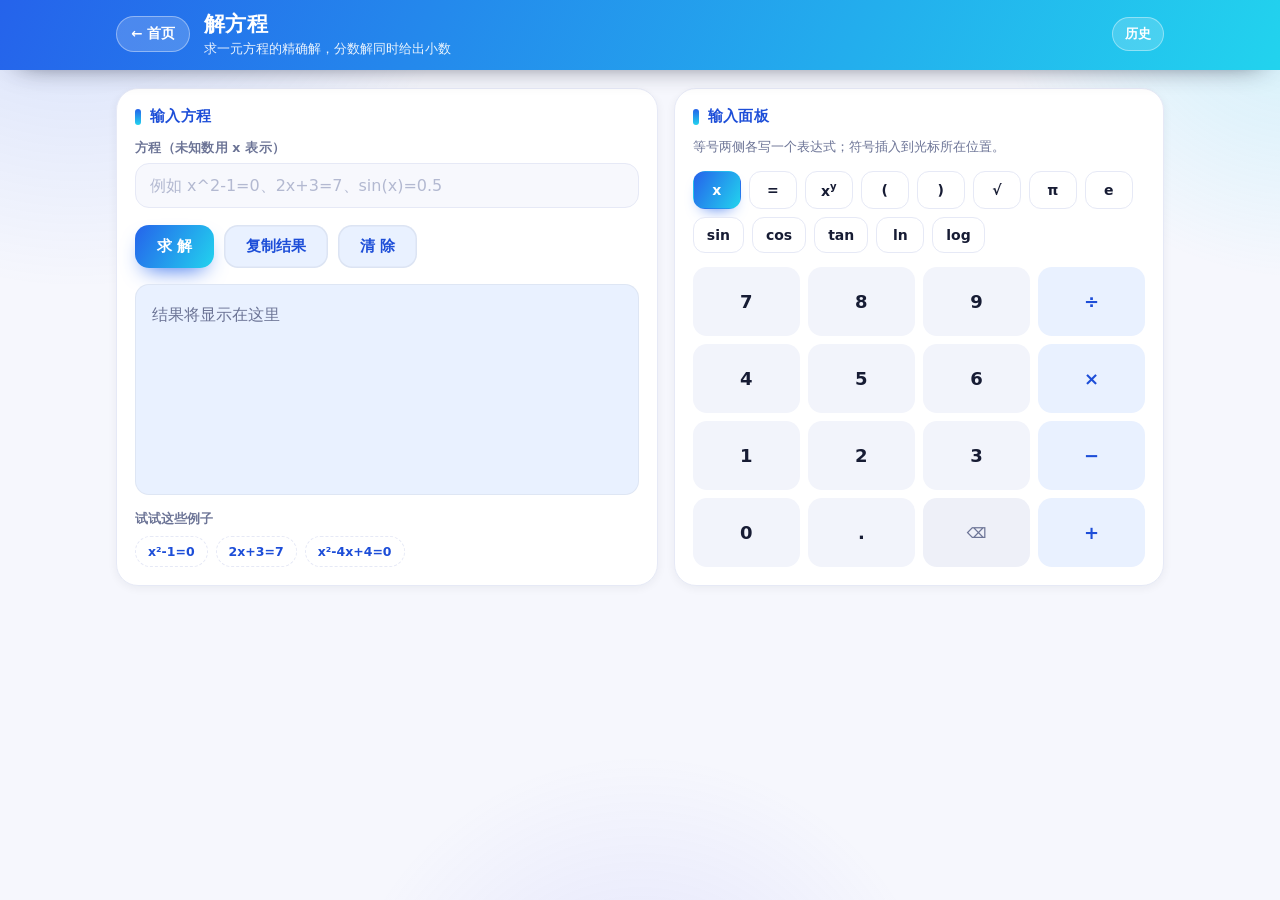
<file: 解方程.html>
<!DOCTYPE html>
<html lang="zh-CN">

<head>
  <meta charset="utf-8" />
  <meta name="viewport" content="width=device-width, initial-scale=1, viewport-fit=cover" />
  <title>解方程 · 数值计算器</title>
  <link rel="stylesheet" href="css/style.css" />
</head>

<body class="theme-solve">
  <header class="topbar">
    <div class="topbar-inner">
      <a class="back-btn" href="index.html">← 首页</a>
      <div class="titles">
        <h1>解方程</h1>
        <p>求一元方程的精确解，分数解同时给出小数</p>
      </div>
    </div>
  </header>

  <main class="shell">
    <div class="workspace">

      <section class="card">
        <h2 class="card-title">输入方程</h2>

        <label class="field">
          <span>方程（未知数用 x 表示）</span>
          <input type="text" id="equation" placeholder="例如 x^2-1=0、2x+3=7、sin(x)=0.5" data-enter="solveEquation" />
        </label>

        <div class="actions">
          <button type="button" class="btn btn-primary" onclick="solveEquation()">求 解</button>
          <button type="button" class="btn btn-ghost" onclick="copyResult('solution')">复制结果</button>
          <button type="button" class="btn btn-ghost" onclick="clearInputs()">清 除</button>
        </div>

        <p id="solution" class="result" data-empty="结果将显示在这里"></p>

        <div class="examples">
          <p>试试这些例子</p>
          <div class="example-row">
            <button type="button" class="example" onclick="useExample('x^2-1=0')">x²-1=0</button>
            <button type="button" class="example" onclick="useExample('2x+3=7')">2x+3=7</button>
            <button type="button" class="example" onclick="useExample('x^2-4x+4=0')">x²-4x+4=0</button>
          </div>
        </div>
      </section>

      <aside class="card side">
        <h2 class="card-title">输入面板</h2>
        <p class="card-note">等号两侧各写一个表达式；符号插入到光标所在位置。</p>

        <div class="chips">
          <button type="button" class="chip chip-key" onclick="insertSymbol('x')">x</button>
          <button type="button" class="chip" onclick="insertSymbol('=')">=</button>
          <button type="button" class="chip" onclick="insertSymbol('^')">x<sup>y</sup></button>
          <button type="button" class="chip" onclick="insertSymbol('(')">(</button>
          <button type="button" class="chip" onclick="insertSymbol(')')">)</button>
          <button type="button" class="chip" onclick="insertSymbol('sqrt()')">√</button>
          <button type="button" class="chip" onclick="insertSymbol('pi')">π</button>
          <button type="button" class="chip" onclick="insertSymbol('e')">e</button>
          <button type="button" class="chip" onclick="insertSymbol('sin()')">sin</button>
          <button type="button" class="chip" onclick="insertSymbol('cos()')">cos</button>
          <button type="button" class="chip" onclick="insertSymbol('tan()')">tan</button>
          <button type="button" class="chip" onclick="insertSymbol('ln()')">ln</button>
          <button type="button" class="chip" onclick="insertSymbol('log10()')">log</button>
        </div>

        <div class="keypad">
          <button type="button" class="key" onclick="insertSymbol('7')">7</button>
          <button type="button" class="key" onclick="insertSymbol('8')">8</button>
          <button type="button" class="key" onclick="insertSymbol('9')">9</button>
          <button type="button" class="key op" onclick="insertSymbol('/')">÷</button>

          <button type="button" class="key" onclick="insertSymbol('4')">4</button>
          <button type="button" class="key" onclick="insertSymbol('5')">5</button>
          <button type="button" class="key" onclick="insertSymbol('6')">6</button>
          <button type="button" class="key op" onclick="insertSymbol('*')">×</button>

          <button type="button" class="key" onclick="insertSymbol('1')">1</button>
          <button type="button" class="key" onclick="insertSymbol('2')">2</button>
          <button type="button" class="key" onclick="insertSymbol('3')">3</button>
          <button type="button" class="key op" onclick="insertSymbol('-')">−</button>

          <button type="button" class="key" onclick="insertSymbol('0')">0</button>
          <button type="button" class="key" onclick="insertSymbol('.')">.</button>
          <button type="button" class="key back" onclick="backspace()">⌫</button>
          <button type="button" class="key op" onclick="insertSymbol('+')">+</button>
        </div>
      </aside>

    </div>
  </main>

  <div id="toast" class="toast">已复制</div>

  <script src="js/nerdamer.core.js"></script>
  <script src="js/Algebra.js"></script>
  <script src="js/Calculus.js"></script>
  <script src="js/Solve.js"></script>
  <script src="js/ui.js"></script>
  <script src="js/history.js"></script>

  <script>
    function clearInputs() {
      clearFields(["equation"]);
    }

    function useExample(equation) {
      document.getElementById("equation").value = equation;
      solveEquation();
    }

    function solveEquation() {
      var equation = document.getElementById("equation").value.trim();
      var solutionEl = document.getElementById("solution");

      if (equation === "") { solutionEl.innerHTML = "请输入方程."; return; }

      try {
        var solutions = nerdamer.solveEquations(equation);
        if (!solutions || solutions.length === 0) {
          solutionEl.innerHTML = "未求得解：请检查方程写法（未知数用 x 表示）.";
          return;
        }

        var solutionText = "对方程  " + equation + "  求解得:<br>";
        solutions.forEach(function (solution, index) {
          var solutionValue = solution.text();
          solutionText += "x" + (index + 1) + "=" + solutionValue + "<br>";

          // 检查解是否为分数
          if (solutionValue.includes("/")) {
            // 如果是分数，则再计算一次浮点数结果
            var floatValue = nerdamer(solutionValue).evaluate().text();
            solutionText +=
              "(浮点数结果: x" + (index + 1) + "=" + floatValue + ")<br>";
          }
        });

        solutionEl.innerHTML = solutionText;
        NCHistory.record();
      } catch (e) {
        solutionEl.innerHTML = "求解失败：请检查方程写法（未知数用 x 表示，等号两侧各有一个表达式）.";
      }
    }
  </script>
</body>

</html>
</file>
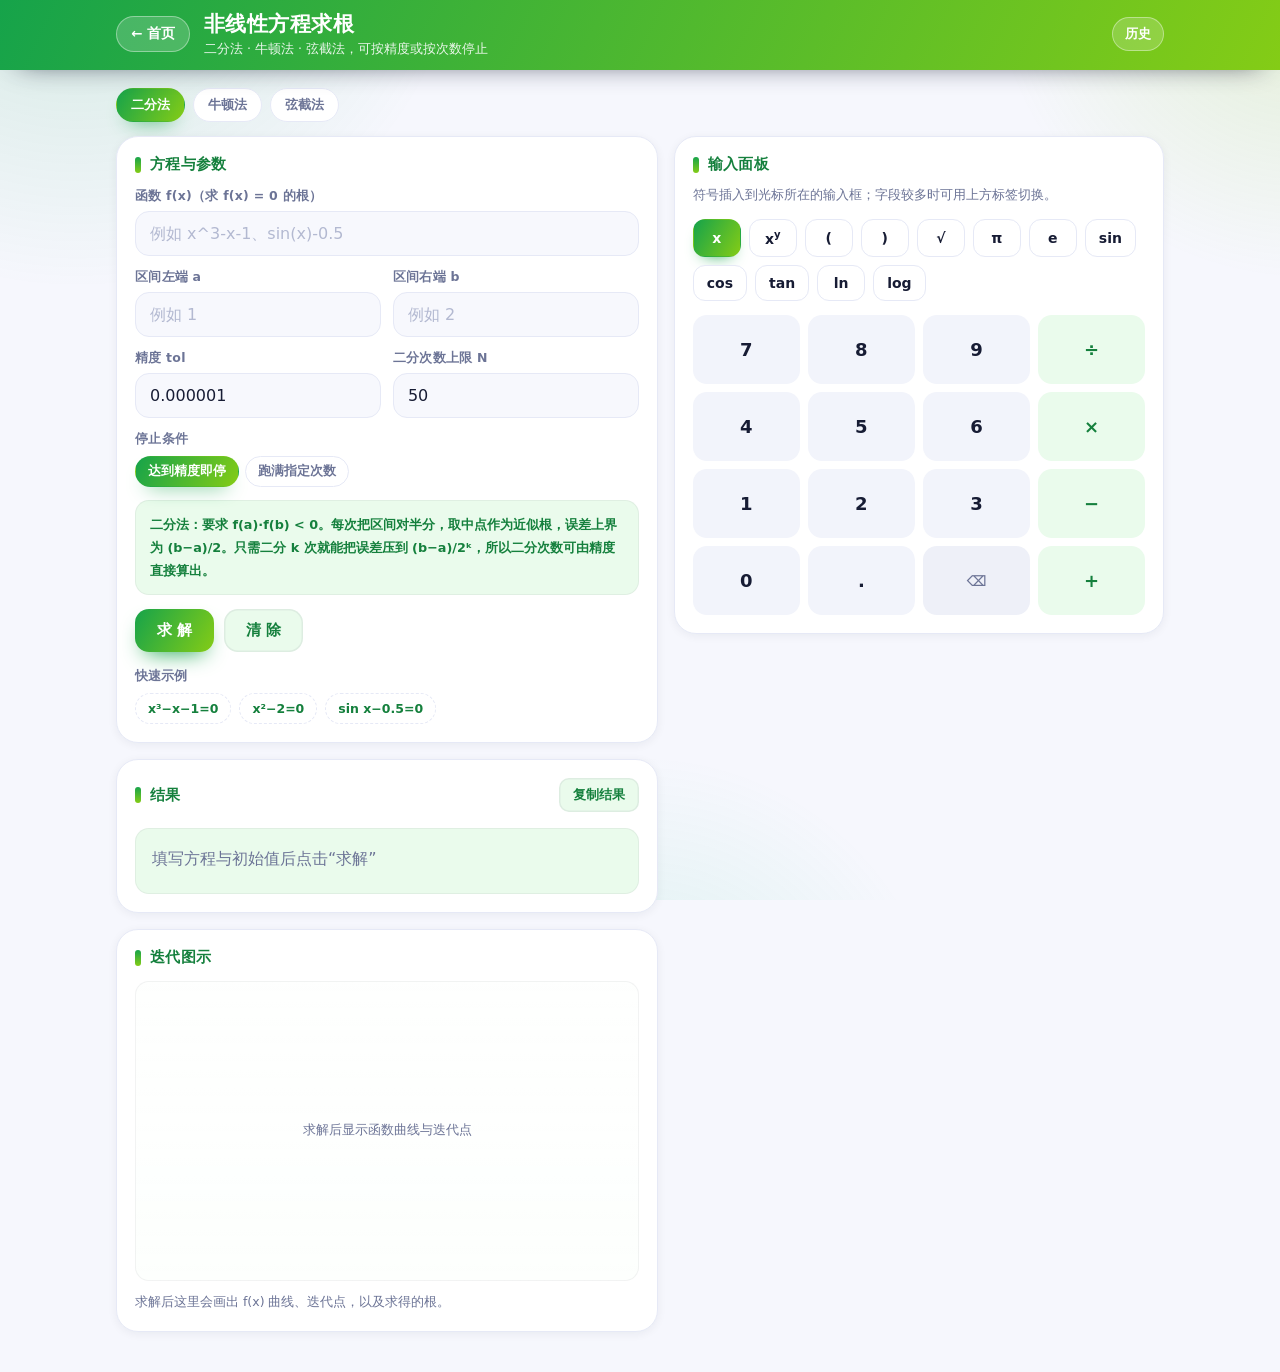
<file: 非线性方程.html>
<!DOCTYPE html>
<html lang="zh-CN">

<head>
  <meta charset="utf-8" />
  <meta name="viewport" content="width=device-width, initial-scale=1, viewport-fit=cover" />
  <title>非线性方程 · 数值计算器</title>
  <link rel="stylesheet" href="css/style.css" />
</head>

<body class="theme-nonlin">
  <header class="topbar">
    <div class="topbar-inner">
      <a class="back-btn" href="index.html">← 首页</a>
      <div class="titles">
        <h1>非线性方程求根</h1>
        <p>二分法 · 牛顿法 · 弦截法，可按精度或按次数停止</p>
      </div>
    </div>
  </header>

  <main class="shell">
    <nav class="tabs" role="tablist" aria-label="求根方法">
      <button type="button" class="tab active" role="tab" data-method="1" onclick="selectMethod(1)">二分法</button>
      <button type="button" class="tab" role="tab" data-method="2" onclick="selectMethod(2)">牛顿法</button>
      <button type="button" class="tab" role="tab" data-method="3" onclick="selectMethod(3)">弦截法</button>
    </nav>

    <div class="workspace">

      <div class="stack">

        <section class="card">
          <h2 class="card-title">方程与参数</h2>

          <label class="field">
            <span>函数 f(x)（求 f(x) = 0 的根）</span>
            <input type="text" id="equation" placeholder="例如 x^3-x-1、sin(x)-0.5" data-enter="solveNonlinear" />
          </label>

          <div class="field-grid" id="bisectFields">
            <label class="field">
              <span>区间左端 a</span>
              <input type="text" id="aValue" placeholder="例如 1" data-enter="solveNonlinear" />
            </label>
            <label class="field">
              <span>区间右端 b</span>
              <input type="text" id="bValue" placeholder="例如 2" data-enter="solveNonlinear" />
            </label>
          </div>

          <label class="field" id="newtonField">
            <span>初值 x₀</span>
            <input type="text" id="x0Value" placeholder="例如 1.5" data-enter="solveNonlinear" />
          </label>

          <div class="field-grid" id="secantFields">
            <label class="field">
              <span>初值 x₀</span>
              <input type="text" id="s0Value" placeholder="例如 1" data-enter="solveNonlinear" />
            </label>
            <label class="field">
              <span>初值 x₁</span>
              <input type="text" id="s1Value" placeholder="例如 2" data-enter="solveNonlinear" />
            </label>
          </div>

          <div class="field-grid">
            <label class="field">
              <span>精度 tol</span>
              <input type="text" id="tolerance" value="0.000001" placeholder="例如 1e-6" />
            </label>
            <label class="field">
              <span id="maxIterLabel">二分次数上限 N</span>
              <input type="text" id="maxIter" value="50" placeholder="例如 30" />
            </label>
          </div>

          <div class="field">
            <span>停止条件</span>
            <div class="tabs tabs-compact" id="stopTabs">
              <button type="button" class="tab active" data-stop="tol" onclick="setStopMode('tol')">达到精度即停</button>
              <button type="button" class="tab" data-stop="count" onclick="setStopMode('count')">跑满指定次数</button>
            </div>
          </div>

          <p class="algo-hint" id="methodHint"></p>

          <div class="actions">
            <button type="button" class="btn btn-primary" onclick="solveNonlinear()">求 解</button>
            <button type="button" class="btn btn-ghost" onclick="clearInputs()">清 除</button>
          </div>

          <div class="examples">
            <p>快速示例</p>
            <div class="example-row">
              <button type="button" class="example"
                onclick="useExample('x^3-x-1', '1', '2', '1.5', '1', '2')">x³−x−1=0</button>
              <button type="button" class="example"
                onclick="useExample('x^2-2', '0', '2', '1', '1', '2')">x²−2=0</button>
              <button type="button" class="example"
                onclick="useExample('sin(x)-0.5', '0', '1', '1', '0', '1')">sin x−0.5=0</button>
            </div>
          </div>
        </section>

        <section class="card">
          <div class="card-head">
            <h2 class="card-title">结果</h2>
            <button type="button" class="btn btn-ghost btn-sm" onclick="copyResult('result')">复制结果</button>
          </div>
          <p id="result" class="result" data-empty="填写方程与初始值后点击“求解”"></p>
        </section>

        <section class="card" id="stepsCard" style="display:none">
          <div class="card-head">
            <h2 class="card-title">迭代过程</h2>
            <button type="button" class="btn btn-ghost btn-sm" onclick="copySteps()">复制过程</button>
          </div>
          <div class="steps" id="steps"></div>
        </section>

        <section class="card">
          <div class="card-head">
            <h2 class="card-title">迭代图示</h2>
          </div>
          <div class="chart-box">
            <canvas id="chart" class="chart" role="img" aria-label="函数曲线与迭代点示意图"></canvas>
          </div>
          <p class="chart-tip" id="chartTip">求解后这里会画出 f(x) 曲线、迭代点，以及求得的根。</p>
        </section>

      </div>

      <aside class="card side">
        <h2 class="card-title">输入面板</h2>
        <p class="card-note">符号插入到光标所在的输入框；字段较多时可用上方标签切换。</p>

        <div class="chips">
          <button type="button" class="chip chip-key" onclick="insertSymbol('x')">x</button>
          <button type="button" class="chip" onclick="insertSymbol('^')">x<sup>y</sup></button>
          <button type="button" class="chip" onclick="insertSymbol('(')">(</button>
          <button type="button" class="chip" onclick="insertSymbol(')')">)</button>
          <button type="button" class="chip" onclick="insertSymbol('sqrt()')">√</button>
          <button type="button" class="chip" onclick="insertSymbol('pi')">π</button>
          <button type="button" class="chip" onclick="insertSymbol('e')">e</button>
          <button type="button" class="chip" onclick="insertSymbol('sin()')">sin</button>
          <button type="button" class="chip" onclick="insertSymbol('cos()')">cos</button>
          <button type="button" class="chip" onclick="insertSymbol('tan()')">tan</button>
          <button type="button" class="chip" onclick="insertSymbol('ln()')">ln</button>
          <button type="button" class="chip" onclick="insertSymbol('log10()')">log</button>
        </div>

        <div class="keypad">
          <button type="button" class="key" onclick="insertSymbol('7')">7</button>
          <button type="button" class="key" onclick="insertSymbol('8')">8</button>
          <button type="button" class="key" onclick="insertSymbol('9')">9</button>
          <button type="button" class="key op" onclick="insertSymbol('/')">÷</button>

          <button type="button" class="key" onclick="insertSymbol('4')">4</button>
          <button type="button" class="key" onclick="insertSymbol('5')">5</button>
          <button type="button" class="key" onclick="insertSymbol('6')">6</button>
          <button type="button" class="key op" onclick="insertSymbol('*')">×</button>

          <button type="button" class="key" onclick="insertSymbol('1')">1</button>
          <button type="button" class="key" onclick="insertSymbol('2')">2</button>
          <button type="button" class="key" onclick="insertSymbol('3')">3</button>
          <button type="button" class="key op" onclick="insertSymbol('-')">−</button>

          <button type="button" class="key" onclick="insertSymbol('0')">0</button>
          <button type="button" class="key" onclick="insertSymbol('.')">.</button>
          <button type="button" class="key back" onclick="backspace()">⌫</button>
          <button type="button" class="key op" onclick="insertSymbol('+')">+</button>
        </div>
      </aside>

    </div>
  </main>

  <div id="toast" class="toast">已复制</div>

  <script src="js/nerdamer.core.js"></script>
  <script src="js/Algebra.js"></script>
  <script src="js/Calculus.js"></script>
  <script src="js/Solve.js"></script>
  <script src="js/ui.js"></script>
  <script src="js/history.js"></script>

  <script>
    /* ==========================================================
       非线性方程求根：二分法 / 牛顿法 / 弦截法
       ========================================================== */

    var currentMethod = 1;      // 1 二分 2 牛顿 3 弦截
    var stopMode = "tol";       // tol 达到精度即停 / count 跑满次数

    var methodInfo = {
      1: {
        hint: "二分法：要求 f(a)·f(b) < 0。每次把区间对半分，取中点作为近似根，误差上界为 (b−a)/2。只需二分 k 次就能把误差压到 (b−a)/2ᵏ，所以二分次数可由精度直接算出。",
        fields: "bisect"
      },
      2: {
        hint: "牛顿法：x₍ₖ₊₁₎ = xₖ − f(xₖ)/f′(xₖ)，需要导数不为零；收敛快（平方收敛），但对初值敏感。",
        fields: "newton"
      },
      3: {
        hint: "弦截法：用两点连线与 x 轴的交点迭代，x₍ₖ₊₁₎ = xₖ − f(xₖ)(xₖ−x₍ₖ₋₁₎)/(f(xₖ)−f(x₍ₖ₋₁₎))，不需要导数。",
        fields: "secant"
      }
    };

    /* ---------- 表达式预处理（与其它页面一致） ---------- */

    function myParse(expression) {
      theString = stripSpaces(expression);
      with (Math) {
        theString = replaceSubstring(theString, ")(", ")*(");
        theString = replaceSubstring(theString, ")ln", ")*ln");
        theString = replaceSubstring(theString, ")log", ")*log");
        theString = replaceSubstring(theString, ")sin", ")*sin");
        theString = replaceSubstring(theString, ")cos", ")*cos");
        theString = replaceSubstring(theString, ")e", ")*e");

        theString = replaceSubstring(theString, "log10", "log");

        theString = putProduct(theString);
        theString = replaceSubstring(theString, "log", "(1/log(10))*log");
        theString = replaceSubstring(theString, "ln", "log");
        theString = replaceChar(theString, "X", "x");
      } // with Math
      return (theString);
    }

    function replaceChar(InString, oldSymbol, newSymbol) {
      OutString = "";
      for (Count = 0; Count < InString.length; Count++) {
        TempChar = InString.substring(Count, Count + 1);
        if (TempChar != oldSymbol)
          OutString = OutString + TempChar
        else OutString = OutString + newSymbol;
      }
      return (OutString);
    }

    function replaceSubstring(InString, oldSubstring, newSubstring) {
      OutString = "";
      var sublength = oldSubstring.length;
      for (Count = 0; Count < InString.length; Count++) {
        TempStr = InString.substring(Count, Count + sublength);
        TempChar = InString.substring(Count, Count + 1);
        if (TempStr != oldSubstring)
          OutString = OutString + TempChar
        else {
          OutString = OutString + newSubstring;
          Count += sublength - 1
        }
      }
      return (OutString);
    }

    function isNumberChar(InString) {
      if (InString.length != 1)
        return (false);
      RefString = "1234567890)";
      if (RefString.indexOf(InString, 0) == -1)
        return (false);
      return (true);
    }

    function isCharHere(InString, RefString) {
      if (InString.length != 1)
        return (false);
      if (RefString.indexOf(InString, 0) == -1)
        return (false);
      return (true);
    }

    function putProduct(InString) {
      OutString = "";
      for (Count = 0; Count < InString.length; Count++) {
        TempChar = InString.substring(Count, Count + 1);
        if (!isCharHere(TempChar, "xXeslcapdDuU(") || (Count == 0)) { OutString = OutString + TempChar }
        else {
          if (isNumberChar(InString.substring(Count - 1, Count))) { OutString = OutString + "*" + TempChar }
          else OutString = OutString + TempChar
        }
      }
      return (OutString);
    }

    function stripSpaces(InString) {
      var OutString = "";
      for (Count = 0; Count < InString.length; Count++) {
        var TempChar = InString.substring(Count, Count + 1);
        if (TempChar != " ")
          OutString = OutString + TempChar;
      }
      return (OutString);
    }

    /* ---------- 页面交互 ---------- */

    function selectMethod(num) {
      currentMethod = num;
      var info = methodInfo[num];

      var tabs = document.querySelectorAll(".tabs .tab[data-method]");
      for (var i = 0; i < tabs.length; i++) {
        var isActive = tabs[i].getAttribute("data-method") == String(num);
        tabs[i].className = isActive ? "tab active" : "tab";
        tabs[i].setAttribute("aria-selected", isActive ? "true" : "false");
      }

      document.getElementById("bisectFields").style.display = info.fields === "bisect" ? "" : "none";
      document.getElementById("newtonField").style.display = info.fields === "newton" ? "" : "none";
      document.getElementById("secantFields").style.display = info.fields === "secant" ? "" : "none";
      document.getElementById("methodHint").innerHTML = info.hint;

      // 二分法每一步把区间对半，次数是“二分次数”，不是笼统的迭代次数
      var label = document.getElementById("maxIterLabel");
      var maxIterInput = document.getElementById("maxIter");
      if (label) label.textContent = num === 1 ? "二分次数上限 N" : "最大迭代次数 N";
      if (maxIterInput) maxIterInput.placeholder = num === 1 ? "例如 30" : "例如 50";

      // 当前编辑的输入框若被隐藏，退回函数输入框
      var hiddenIds = info.fields === "bisect" ? ["x0Value", "s0Value", "s1Value"]
        : (info.fields === "newton" ? ["aValue", "bValue", "s0Value", "s1Value"]
          : ["aValue", "bValue", "x0Value"]);
      for (var j = 0; j < hiddenIds.length; j++) {
        if (ElementId === hiddenIds[j]) ElementId = "equation";
      }

      syncEcho();
      hideSteps();
    }

    function setStopMode(mode) {
      stopMode = mode;
      var tabs = document.querySelectorAll("#stopTabs .tab");
      for (var i = 0; i < tabs.length; i++) {
        var isActive = tabs[i].getAttribute("data-stop") === mode;
        tabs[i].className = isActive ? "tab active" : "tab";
        tabs[i].setAttribute("aria-selected", isActive ? "true" : "false");
      }
    }

    function useExample(equation, a, b, x0, s0, s1) {
      document.getElementById("equation").value = equation;
      document.getElementById("aValue").value = a;
      document.getElementById("bValue").value = b;
      document.getElementById("x0Value").value = x0;
      document.getElementById("s0Value").value = s0;
      document.getElementById("s1Value").value = s1;
      solveNonlinear();
    }

    function clearInputs() {
      clearFields(["equation", "aValue", "bValue", "x0Value", "s0Value", "s1Value"]);
      document.getElementById("result").innerHTML = "";
      hideSteps();
      chartData.fn = null;
      chartData.points = [];
      chartData.root = null;
      drawChart();
      document.getElementById("chartTip").textContent = "求解后这里会画出 f(x) 曲线、迭代点，以及求得的根。";
    }

    function readNumber(id) {
      var el = document.getElementById(id);
      if (!el) return NaN;
      var text = stripSpaces(el.value);
      if (text === "") return NaN;
      return Number(text);
    }

    function fmtNum(v) {
      if (!isFinite(v)) return "—";
      if (v === 0) return "0";
      var abs = Math.abs(v);
      if (abs >= 1e6 || abs < 1e-6) return v.toExponential(6);
      return String(Number(v.toPrecision(10)));
    }

    /* ---------- 三种算法 ---------- */

    function bisection(f, a0, b0, tol, maxIter, useTol) {
      var a = a0, b = b0;
      var fa = f(a), fb = f(b);

      if (!isFinite(fa) || !isFinite(fb)) return { error: "端点处的函数值无法计算，请检查函数与定义域。" };
      if (fa === 0) return { recs: [], root: a, iterations: 0, reason: "exact", domain: [a0, b0] };
      if (fb === 0) return { recs: [], root: b, iterations: 0, reason: "exact", domain: [a0, b0] };
      if (fa * fb > 0) {
        return { error: "f(a) 与 f(b) 同号（" + fmtNum(fa) + " 与 " + fmtNum(fb) + "），二分法要求异号。" };
      }

      var recs = [], c = (a + b) / 2, fc = NaN, reason = "count";

      for (var k = 1; k <= maxIter; k++) {
        c = (a + b) / 2;
        fc = f(c);
        var err = (b - a) / 2;
        recs.push({ k: k, a: a, b: b, c: c, fc: fc, err: err });

        if (fc === 0) { reason = "exact"; break; }
        if (useTol && err <= tol) { reason = "tol"; break; }

        if (fa * fc < 0) { b = c; fb = fc; }
        else { a = c; fa = fc; }
      }

      return { recs: recs, root: c, iterations: recs.length, reason: reason, domain: [a0, b0] };
    }

    function newton(f, df, x0, tol, maxIter, useTol) {
      var recs = [], x = x0, reason = "count", xs = [x0];

      for (var k = 1; k <= maxIter; k++) {
        var fx = f(x);
        var dfx = df(x);

        if (!isFinite(fx) || !isFinite(dfx)) {
          return { error: "第 " + k + " 次迭代时函数值或导数值无效，请更换初值。" };
        }
        if (dfx === 0) {
          return { error: "第 " + k + " 次迭代导数为 0，牛顿法失效，请更换初值。" };
        }

        var xn = x - fx / dfx;
        var dx = Math.abs(xn - x);
        recs.push({ k: k, x: x, fx: fx, dfx: dfx, xn: xn, dx: dx });

        x = xn;
        xs.push(x);

        if (useTol && dx <= tol) { reason = "tol"; break; }
      }

      return { recs: recs, root: x, iterations: recs.length, reason: reason, trace: xs, x0: x0 };
    }

    function secant(f, x0, x1, tol, maxIter, useTol) {
      var recs = [], xa = x0, xb = x1, reason = "count";
      var xs = [x0, x1];

      for (var k = 1; k <= maxIter; k++) {
        var fa = f(xa), fb = f(xb);

        if (!isFinite(fa) || !isFinite(fb)) {
          return { error: "第 " + k + " 次迭代时函数值无效，请更换初值。" };
        }
        if (fb - fa === 0) {
          return { error: "x₀ 与 x₁ 处的函数值相等，弦截法无法继续，请更换初值。" };
        }

        var xn = xb - fb * (xb - xa) / (fb - fa);
        var dx = Math.abs(xn - xb);
        recs.push({ k: k, a: xa, b: xb, fa: fa, fb: fb, xn: xn, dx: dx });

        xa = xb;
        xb = xn;
        xs.push(xn);

        if (useTol && dx <= tol) { reason = "tol"; break; }
      }

      return { recs: recs, root: xb, iterations: recs.length, reason: reason, trace: xs, x0: x0, x1: x1 };
    }

    /* ---------- 求解入口 ---------- */

    function showError(message) {
      document.getElementById("result").innerHTML = message;
      hideSteps();
      chartData.fn = null;
      chartData.points = [];
      chartData.root = null;
      drawChart();
    }

    function solveNonlinear() {
      var equationText = document.getElementById("equation").value;

      if (stripSpaces(equationText) === "") { showError("请输入函数."); return; }

      var expr = myParse(equationText);
      var f, df = null;

      try {
        f = nerdamer(expr).buildFunction(["x"]);
      } catch (e) {
        showError("表达式无法解析：请检查函数写法（自变量用 x 表示）。");
        return;
      }

      if (currentMethod === 2) {
        try {
          df = nerdamer.diff(expr, "x").buildFunction(["x"]);
        } catch (e) {
          showError("无法解析导数，请改用二分法或弦截法。");
          return;
        }
      }

      var tol = readNumber("tolerance");
      var maxIter = readNumber("maxIter");

      var iterLabel = currentMethod === 1 ? "二分次数上限 N" : "最大迭代次数 N";

      if (!(tol > 0)) { showError("精度 tol 必须是正数。"); return; }
      if (!(maxIter >= 1) || Math.floor(maxIter) !== maxIter) {
        showError(iterLabel + " 必须是正整数。"); return;
      }
      if (maxIter > 10000) { showError(iterLabel + " 过大，请不超过 10000。"); return; }

      var useTol = stopMode === "tol";
      var out, a0 = NaN, b0 = NaN;

      if (currentMethod === 1) {
        a0 = readNumber("aValue");
        b0 = readNumber("bValue");
        if (isNaN(a0) || isNaN(b0)) { showError("请填写区间端点 a 与 b。"); return; }
        if (a0 === b0) { showError("区间端点不能相同。"); return; }
        if (a0 > b0) { var t = a0; a0 = b0; b0 = t; }
        out = bisection(f, a0, b0, tol, maxIter, useTol);
      } else if (currentMethod === 2) {
        var x0 = readNumber("x0Value");
        if (isNaN(x0)) { showError("请填写初值 x₀。"); return; }
        out = newton(f, df, x0, tol, maxIter, useTol);
      } else {
        var s0 = readNumber("s0Value");
        var s1 = readNumber("s1Value");
        if (isNaN(s0) || isNaN(s1)) { showError("请填写初值 x₀ 与 x₁。"); return; }
        if (s0 === s1) { showError("两个初值不能相同。"); return; }
        out = secant(f, s0, s1, tol, maxIter, useTol);
      }

      if (out.error) { showError(out.error); return; }

      chartData.fn = f;   // 结果里的 f(x*) 需要它
      renderResult(out, tol, maxIter, useTol);
      renderSteps(out, tol, maxIter, useTol);
      renderChart(f, df, out);
      NCHistory.record();
    }

    /* ---------- 结果与过程 ---------- */

    // 二分法的循环叫“二分”更贴切，牛顿/弦截才叫“迭代”
    function countWord() {
      return currentMethod === 1 ? "二分" : "迭代";
    }

    function reasonText(out, tol, useTol) {
      if (out.reason === "exact") return "函数值恰好为 0，已得到精确根";
      if (out.reason === "tol") return "达到精度要求 tol = " + fmtNum(tol);
      return useTol
        ? "未达到精度，已" + countWord() + " " + out.iterations + " 次"
        : "按次数停止（共 " + out.iterations + " 次）";
    }

    function renderResult(out, tol, maxIter, useTol) {
      var froot;
      try { froot = chartData.fn ? chartData.fn(out.root) : NaN; } catch (e) { froot = NaN; }

      var html = "近似根 x* ≈ " + fmtNum(out.root) + "<br>";
      html += "f(x*) = " + fmtNum(froot) + "<br>";
      html += countWord() + " " + out.iterations + " 次 · " + reasonText(out, tol, useTol);
      document.getElementById("result").innerHTML = html;
    }

    function renderSteps(out, tol, maxIter, useTol) {
      var card = document.getElementById("stepsCard");
      var box = document.getElementById("steps");
      if (!card || !box) return;

      var html = "";
      html += '<p class="step-line"><b>方程</b> f(x) = ' +
        escapeText(stripSpaces(document.getElementById("equation").value)) + ' = 0</p>';
      html += '<p class="step-line"><b>方法</b> ' + methodName() + '；<b>停止条件</b> ' +
        (useTol ? "达到精度 tol = " + fmtNum(tol)
          : (currentMethod === 1 ? "最多二分 " : "跑满 ") + fmtNum(maxIter) + " 次") + '</p>';

      if (currentMethod === 1) html += bisectStepsHtml(out, tol, maxIter, useTol);
      else if (currentMethod === 2) html += newtonStepsHtml(out);
      else html += secantStepsHtml(out);

      html += '<p class="step-line"><b>结果</b> x* ≈ ' + fmtNum(out.root) + '（' + countWord() + ' ' +
        out.iterations + ' 次，' + reasonText(out, tol, useTol) + '）</p>';

      box.innerHTML = html;
      card.style.display = "";
    }

    function hideSteps() {
      var card = document.getElementById("stepsCard");
      if (card) card.style.display = "none";
    }

    function methodName() {
      return currentMethod === 1 ? "二分法" : (currentMethod === 2 ? "牛顿法" : "弦截法");
    }

    function escapeText(text) {
      return String(text).replace(/&/g, "&amp;").replace(/</g, "&lt;").replace(/>/g, "&gt;");
    }

    function pickRows(list, head, tail) {
      if (list.length <= head + tail) return list.map(function (v, i) { return i; });
      var idx = [];
      for (var i = 0; i < head; i++) idx.push(i);
      idx.push(-1);
      for (var j = list.length - tail; j < list.length; j++) idx.push(j);
      return idx;
    }

    function bisectStepsHtml(out, tol, maxIter, useTol) {
      var html = "";
      var width = out.domain[1] - out.domain[0];
      html += '<p class="step-line"><b>初始区间</b> [' + fmtNum(out.domain[0]) + ', ' + fmtNum(out.domain[1]) +
        ']，区间长度 ' + fmtNum(width) + '</p>';
      html += '<p class="step-formula">每次取中点 xₖ = (a + b)/2，判断 f(xₖ) 与 f(a) 是否异号：异号则根在左半区间（b ← xₖ），否则在右半（a ← xₖ）；误差上界为 (b − a)/2</p>';

      if (useTol) {
        if (width <= tol) {
          html += '<p class="step-line"><b>所需二分次数</b> 区间长度已不超过 tol，二分 1 次即可达到精度</p>';
        } else {
          var raw = Math.log(width / tol) / Math.LN2;
          var need = Math.ceil(raw);
          html += '<p class="step-line"><b>所需二分次数</b> 由 (b − a)/2ᵏ ≤ tol 得 k ≥ log₂((b − a)/tol) = ' +
            fmtNum(Number(raw.toPrecision(4))) + '，至少 ' + need + ' 次' +
            (out.reason === "tol" ? '（本次二分 ' + out.iterations + ' 次达到精度）' : '') + '</p>';
        }
      }

      if (out.recs.length === 0) {
        html += '<p class="step-note">端点函数值恰为 0，无需二分。</p>';
        return html;
      }

      html += '<div class="step-table-wrap"><table class="step-table"><thead><tr>' +
        '<th>k</th><th>a</th><th>b</th><th>xₖ = (a+b)/2</th><th>f(xₖ)</th><th>(b−a)/2</th>' +
        '</tr></thead><tbody>';

      var idx = pickRows(out.recs, 8, 5);
      for (var i = 0; i < idx.length; i++) {
        if (idx[i] < 0) { html += '<tr class="ellipsis"><td colspan="6">⋯⋯</td></tr>'; continue; }
        var r = out.recs[idx[i]];
        html += '<tr><td>' + r.k + '</td><td>' + fmtNum(r.a) + '</td><td>' + fmtNum(r.b) + '</td>' +
          '<td>' + fmtNum(r.c) + '</td><td>' + fmtNum(r.fc) + '</td><td>' + fmtNum(r.err) + '</td></tr>';
      }
      html += '</tbody></table></div>';

      if (out.recs.length > idx.length) {
        html += '<p class="step-note">表中只列出部分二分（共 ' + out.recs.length + ' 次）。</p>';
      }
      return html;
    }

    function newtonStepsHtml(out) {
      var html = "";
      html += '<p class="step-line"><b>迭代公式</b> x₍ₖ₊₁₎ = xₖ − f(xₖ)/f′(xₖ)，初值 x₀ = ' + fmtNum(out.x0) + '</p>';
      html += '<p class="step-formula">在 xₖ 处用切线代替曲线，切线与 x 轴的交点即为下一个近似值；相邻两次结果之差 |x₍ₖ₊₁₎ − xₖ| 作为误差估计</p>';

      html += '<div class="step-table-wrap"><table class="step-table"><thead><tr>' +
        '<th>k</th><th>xₖ</th><th>f(xₖ)</th><th>f′(xₖ)</th><th>x₍ₖ₊₁₎</th><th>|Δx|</th>' +
        '</tr></thead><tbody>';

      var idx = pickRows(out.recs, 8, 5);
      for (var i = 0; i < idx.length; i++) {
        if (idx[i] < 0) { html += '<tr class="ellipsis"><td colspan="6">⋯⋯</td></tr>'; continue; }
        var r = out.recs[idx[i]];
        html += '<tr><td>' + r.k + '</td><td>' + fmtNum(r.x) + '</td><td>' + fmtNum(r.fx) + '</td>' +
          '<td>' + fmtNum(r.dfx) + '</td><td>' + fmtNum(r.xn) + '</td><td>' + fmtNum(r.dx) + '</td></tr>';
      }
      html += '</tbody></table></div>';

      if (out.recs.length > idx.length) {
        html += '<p class="step-note">表中只列出部分迭代（共 ' + out.recs.length + ' 次）。</p>';
      }
      return html;
    }

    function secantStepsHtml(out) {
      var html = "";
      html += '<p class="step-line"><b>迭代公式</b> x₍ₖ₊₁₎ = xₖ − f(xₖ)·(xₖ − x₍ₖ₋₁₎)/(f(xₖ) − f(x₍ₖ₋₁₎))，初值 x₀ = ' +
        fmtNum(out.x0) + '，x₁ = ' + fmtNum(out.x1) + '</p>';
      html += '<p class="step-formula">用过两点 (x₍ₖ₋₁₎, f(x₍ₖ₋₁₎))、(xₖ, f(xₖ)) 的割线与 x 轴的交点作为下一个近似值（用差商代替导数）</p>';

      html += '<div class="step-table-wrap"><table class="step-table"><thead><tr>' +
        '<th>k</th><th>x₍ₖ₋₁₎</th><th>xₖ</th><th>f(x₍ₖ₋₁₎)</th><th>f(xₖ)</th><th>x₍ₖ₊₁₎</th><th>|Δx|</th>' +
        '</tr></thead><tbody>';

      var idx = pickRows(out.recs, 8, 5);
      for (var i = 0; i < idx.length; i++) {
        if (idx[i] < 0) { html += '<tr class="ellipsis"><td colspan="7">⋯⋯</td></tr>'; continue; }
        var r = out.recs[idx[i]];
        html += '<tr><td>' + r.k + '</td><td>' + fmtNum(r.a) + '</td><td>' + fmtNum(r.b) + '</td>' +
          '<td>' + fmtNum(r.fa) + '</td><td>' + fmtNum(r.fb) + '</td><td>' + fmtNum(r.xn) + '</td>' +
          '<td>' + fmtNum(r.dx) + '</td></tr>';
      }
      html += '</tbody></table></div>';

      if (out.recs.length > idx.length) {
        html += '<p class="step-note">表中只列出部分迭代（共 ' + out.recs.length + ' 次）。</p>';
      }
      return html;
    }

    function copySteps() {
      var card = document.getElementById("stepsCard");
      var box = document.getElementById("steps");
      if (!card || card.style.display === "none" || !box || !box.textContent.trim()) {
        showToast("还没有可复制的过程");
        return;
      }
      copyText(box.innerText || box.textContent);
    }

    /* ==========================================================
       迭代图示：曲线 + 迭代点 + 根 + 切线/割线
       ========================================================== */

    var chartData = {
      fn: null,
      df: null,
      points: [],      // [{x, y, label}]
      root: null,
      tangent: null,   // {x, y, slope}
      secant: null,    // {x1, y1, x2, y2}
      domain: null     // [a, b] 优先的横轴范围
    };

    function chartCssVar(name, fallback) {
      var value = getComputedStyle(document.body).getPropertyValue(name);
      return (value && value.trim()) || fallback;
    }

    function chartTick(value) {
      if (value === 0) return "0";
      var abs = Math.abs(value);
      if (abs >= 10000 || abs < 0.001) return value.toExponential(0);
      return String(Number(value.toPrecision(6)));
    }

    function niceStep(span, target) {
      var raw = span / Math.max(1, target);
      var magnitude = Math.pow(10, Math.floor(Math.log(raw) / Math.LN10));
      var norm = raw / magnitude;
      var step;
      if (norm <= 1) step = 1;
      else if (norm <= 2) step = 2;
      else if (norm <= 2.5) step = 2.5;
      else if (norm <= 5) step = 5;
      else step = 10;
      return step * magnitude;
    }

    function chartRoundRect(ctx, x, y, w, h, r) {
      ctx.beginPath();
      ctx.moveTo(x + r, y);
      ctx.arcTo(x + w, y, x + w, y + h, r);
      ctx.arcTo(x + w, y + h, x, y + h, r);
      ctx.arcTo(x, y + h, x, y, r);
      ctx.arcTo(x, y, x + w, y, r);
      ctx.closePath();
    }

    function safeCall(fn, x) {
      if (!fn) return NaN;
      try {
        var y = fn(x);
        if (typeof y !== "number" || !isFinite(y) || Math.abs(y) > 1e12) return NaN;
        return y;
      } catch (e) {
        return NaN;
      }
    }

    function renderChart(f, df, out) {
      var points = [];
      var i;

      if (currentMethod === 1) {
        for (i = 0; i < out.recs.length && i < 40; i++) {
          points.push({ x: out.recs[i].c, y: out.recs[i].fc });
        }
        chartData.secant = null;
        chartData.tangent = null;
      } else if (currentMethod === 2) {
        for (i = 0; i < out.recs.length && i < 40; i++) {
          points.push({ x: out.recs[i].x, y: out.recs[i].fx });
        }
        chartData.tangent = {
          x: out.x0,
          y: safeCall(f, out.x0),
          slope: safeCall(df, out.x0)
        };
        chartData.secant = null;
      } else {
        for (i = 0; i < out.recs.length && i < 40; i++) {
          points.push({ x: out.recs[i].b, y: out.recs[i].fb });
        }
        chartData.secant = {
          x1: out.x0, y1: safeCall(f, out.x0),
          x2: out.x1, y2: safeCall(f, out.x1)
        };
        chartData.tangent = null;
      }

      chartData.fn = f;
      chartData.df = df;
      chartData.points = points;
      chartData.root = out.root;
      chartData.domain = out.domain || null;

      var tip = document.getElementById("chartTip");
      if (tip) {
        tip.textContent = "曲线为 f(x)，圆点为各次迭代的近似值，虚线为" +
          (currentMethod === 2 ? "初值处的切线" : (currentMethod === 3 ? "两个初值间的割线" : "根的位置")) +
          "；右端标签标出求得的根。";
      }

      drawChart();
    }

    function drawChart() {
      var canvas = document.getElementById("chart");
      if (!canvas) return;

      var width = canvas.clientWidth;
      var height = canvas.clientHeight;
      if (!width || !height) return;

      var dpr = Math.min(window.devicePixelRatio || 1, 2);
      if (canvas.width !== Math.round(width * dpr) || canvas.height !== Math.round(height * dpr)) {
        canvas.width = Math.round(width * dpr);
        canvas.height = Math.round(height * dpr);
      }

      var ctx = canvas.getContext("2d");
      ctx.setTransform(dpr, 0, 0, dpr, 0, 0);
      ctx.clearRect(0, 0, width, height);

      var accent = chartCssVar("--accent", "#0ea5e9");
      var accent2 = chartCssVar("--accent-2", "#6366f1");
      var accentInk = chartCssVar("--accent-ink", "#0369a1");
      var gridColor = chartCssVar("--line", "#e6e9f6");
      var muted = chartCssVar("--muted", "#6c7496");

      if (!chartData.fn) {
        ctx.font = "13px 'PingFang SC','Microsoft YaHei',system-ui,sans-serif";
        ctx.fillStyle = muted;
        ctx.textAlign = "center";
        ctx.textBaseline = "middle";
        ctx.fillText("求解后显示函数曲线与迭代点", width / 2, height / 2);
        return;
      }

      // —— 横轴范围 ——
      var xs = [chartData.root];
      var i;
      for (i = 0; i < chartData.points.length; i++) xs.push(chartData.points[i].x);

      var extra = chartData.domain;
      if (!extra && chartData.secant) extra = [chartData.secant.x1, chartData.secant.x2];
      if (!extra && chartData.tangent) extra = [chartData.tangent.x];
      if (extra) { xs.push(extra[0]); xs.push(extra[1] === undefined ? extra[0] : extra[1]); }

      var minX = Math.min.apply(null, xs);
      var maxX = Math.max.apply(null, xs);
      if (!isFinite(minX) || !isFinite(maxX)) return;

      var spanX = maxX - minX;
      if (!(spanX > 1e-9)) spanX = Math.abs(maxX) * 0.2 + 1;
      var vx0 = minX - spanX * 0.25;
      var vx1 = maxX + spanX * 0.25;

      // —— 采样曲线 ——
      var count = Math.min(900, Math.max(280, Math.round(width * 1.3)));
      var ys = [];
      var samples = [];
      for (i = 0; i <= count; i++) {
        var sx = vx0 + (vx1 - vx0) * i / count;
        var sy = safeCall(chartData.fn, sx);
        samples.push(sy);
        if (isFinite(sy)) ys.push(sy);
      }

      for (i = 0; i < chartData.points.length; i++) {
        if (isFinite(chartData.points[i].y)) ys.push(chartData.points[i].y);
      }
      if (chartData.root !== null && isFinite(chartData.root)) ys.push(0);
      ys.push(0);

      if (ys.length === 0) {
        ctx.font = "13px 'PingFang SC','Microsoft YaHei',system-ui,sans-serif";
        ctx.fillStyle = muted;
        ctx.textAlign = "center";
        ctx.fillText("当前区间内函数没有有效取值", width / 2, height / 2);
        return;
      }

      var sorted = ys.slice().sort(function (a, b) { return a - b; });
      var last = sorted.length - 1;
      var lo = sorted[0];
      var hi = sorted[last];
      var trimLo = sorted[Math.floor(last * 0.04)];
      var trimHi = sorted[Math.ceil(last * 0.96)];
      if (trimHi > trimLo && (trimHi - trimLo) < 0.6 * (hi - lo)) {
        var trimPad = (trimHi - trimLo) * 0.3;
        lo = trimLo - trimPad;
        hi = trimHi + trimPad;
      }
      if (!(hi - lo > 1e-12)) { lo -= 1; hi += 1; }
      var padY = (hi - lo) * 0.15;
      var vy0 = lo - padY;
      var vy1 = hi + padY;

      function toPx(v) { return (v - vx0) / (vx1 - vx0) * width; }
      function toPy(v) { return height - (v - vy0) / (vy1 - vy0) * height; }

      // —— 网格 ——
      var stepX = niceStep(vx1 - vx0, Math.max(2, Math.floor(width / 70)));
      var stepY = niceStep(vy1 - vy0, Math.max(2, Math.floor(height / 50)));
      var k, gx, gy, px, py;

      ctx.lineWidth = 1;
      ctx.strokeStyle = gridColor;
      for (k = Math.ceil(vx0 / stepX); k * stepX <= vx1 + 1e-9; k++) {
        px = toPx(k * stepX);
        ctx.beginPath();
        ctx.moveTo(px, 0);
        ctx.lineTo(px, height);
        ctx.stroke();
      }
      for (k = Math.ceil(vy0 / stepY); k * stepY <= vy1 + 1e-9; k++) {
        py = toPy(k * stepY);
        ctx.beginPath();
        ctx.moveTo(0, py);
        ctx.lineTo(width, py);
        ctx.stroke();
      }

      // —— 坐标轴 ——
      var zeroY = (vy0 <= 0 && vy1 >= 0) ? toPy(0) : null;
      var zeroX = (vx0 <= 0 && vx1 >= 0) ? toPx(0) : null;
      ctx.strokeStyle = "rgba(23, 28, 52, 0.35)";
      ctx.lineWidth = 1.2;
      if (zeroY !== null) {
        ctx.beginPath();
        ctx.moveTo(0, zeroY);
        ctx.lineTo(width, zeroY);
        ctx.stroke();
      }
      if (zeroX !== null) {
        ctx.beginPath();
        ctx.moveTo(zeroX, 0);
        ctx.lineTo(zeroX, height);
        ctx.stroke();
      }

      // —— 刻度 ——
      ctx.font = "11px 'PingFang SC','Microsoft YaHei',system-ui,sans-serif";
      ctx.fillStyle = muted;

      var textY = zeroY !== null ? Math.min(height - 4, zeroY + 14) : height - 6;
      ctx.textAlign = "center";
      ctx.textBaseline = "alphabetic";
      for (k = Math.ceil(vx0 / stepX); k * stepX <= vx1 + 1e-9; k++) {
        gx = k * stepX;
        if (Math.abs(gx) < stepX * 1e-6) continue;
        ctx.fillText(chartTick(gx), toPx(gx), textY);
      }

      var textX = zeroX !== null ? Math.min(width - 4, zeroX - 6) : 4;
      ctx.textAlign = zeroX !== null ? "right" : "left";
      ctx.textBaseline = "middle";
      for (k = Math.ceil(vy0 / stepY); k * stepY <= vy1 + 1e-9; k++) {
        gy = k * stepY;
        if (Math.abs(gy) < stepY * 1e-6) continue;
        ctx.fillText(chartTick(gy), textX, toPy(gy));
      }

      ctx.save();
      ctx.beginPath();
      ctx.rect(0, 0, width, height);
      ctx.clip();

      // —— 切线 / 割线 ——
      if (chartData.tangent && isFinite(chartData.tangent.slope) && isFinite(chartData.tangent.y)) {
        var tg = chartData.tangent;
        ctx.save();
        ctx.strokeStyle = accent2;
        ctx.globalAlpha = 0.75;
        ctx.lineWidth = 1.6;
        if (typeof ctx.setLineDash === "function") ctx.setLineDash([6, 4]);
        ctx.beginPath();
        ctx.moveTo(toPx(vx0), toPy(tg.y + tg.slope * (vx0 - tg.x)));
        ctx.lineTo(toPx(vx1), toPy(tg.y + tg.slope * (vx1 - tg.x)));
        ctx.stroke();
        ctx.restore();
      }

      if (chartData.secant && isFinite(chartData.secant.y1) && isFinite(chartData.secant.y2)) {
        var sc = chartData.secant;
        var slope = (sc.y2 - sc.y1) / (sc.x2 - sc.x1);
        if (isFinite(slope)) {
          ctx.save();
          ctx.strokeStyle = accent2;
          ctx.globalAlpha = 0.75;
          ctx.lineWidth = 1.6;
          if (typeof ctx.setLineDash === "function") ctx.setLineDash([6, 4]);
          ctx.beginPath();
          ctx.moveTo(toPx(vx0), toPy(sc.y1 + slope * (vx0 - sc.x1)));
          ctx.lineTo(toPx(vx1), toPy(sc.y1 + slope * (vx1 - sc.x1)));
          ctx.stroke();
          ctx.restore();
        }
      }

      // —— 曲线 ——
      var gradient = ctx.createLinearGradient(0, 0, width, height);
      gradient.addColorStop(0, accent);
      gradient.addColorStop(1, accent2);

      ctx.strokeStyle = gradient;
      ctx.lineWidth = 2.2;
      ctx.lineJoin = "round";
      ctx.lineCap = "round";
      ctx.beginPath();

      var started = false;
      var prevY = NaN;
      var jumpLimit = (vy1 - vy0) * 3;

      for (i = 0; i <= count; i++) {
        var yy = samples[i];
        if (!isFinite(yy)) { started = false; prevY = NaN; continue; }
        px = toPx(vx0 + (vx1 - vx0) * i / count);
        py = toPy(yy);
        if (py > height * 20) py = height * 20;
        else if (py < -height * 20) py = -height * 20;

        if (!started || (isFinite(prevY) && Math.abs(yy - prevY) > jumpLimit)) {
          ctx.moveTo(px, py);
          started = true;
        } else {
          ctx.lineTo(px, py);
        }
        prevY = yy;
      }
      ctx.stroke();

      // —— 迭代点 ——
      for (i = 0; i < chartData.points.length; i++) {
        var p = chartData.points[i];
        if (!isFinite(p.x) || !isFinite(p.y)) continue;
        var ppx = toPx(p.x);
        var ppy = toPy(p.y);
        if (ppx < -10 || ppx > width + 10 || ppy < -10 || ppy > height + 10) continue;

        ctx.beginPath();
        ctx.arc(ppx, ppy, 3.2, 0, Math.PI * 2);
        ctx.fillStyle = "rgba(255, 255, 255, 0.9)";
        ctx.fill();
        ctx.lineWidth = 1.6;
        ctx.strokeStyle = accent;
        ctx.stroke();
      }

      ctx.restore();

      // —— 根与标签 ——
      if (chartData.root !== null && isFinite(chartData.root)) {
        var rx = toPx(chartData.root);
        if (rx >= -2 && rx <= width + 2) {
          ctx.save();
          ctx.strokeStyle = accentInk;
          ctx.globalAlpha = 0.5;
          ctx.lineWidth = 1.4;
          if (typeof ctx.setLineDash === "function") ctx.setLineDash([4, 4]);
          ctx.beginPath();
          ctx.moveTo(rx, 0);
          ctx.lineTo(rx, height);
          ctx.stroke();
          ctx.restore();

          var ry = toPy(0);
          ctx.beginPath();
          ctx.arc(rx, ry, 5, 0, Math.PI * 2);
          ctx.fillStyle = "#fff";
          ctx.fill();
          ctx.lineWidth = 2.4;
          ctx.strokeStyle = accentInk;
          ctx.stroke();

          var label = "x* ≈ " + fmtNum(chartData.root);
          ctx.font = "600 12px 'PingFang SC','Microsoft YaHei',system-ui,sans-serif";
          var textW = ctx.measureText(label).width;
          var boxW = textW + 14;
          var boxH = 22;
          var boxX = rx + 10;
          var boxY = Math.max(4, ry - boxH - 10);
          if (boxX + boxW > width - 2) boxX = Math.max(2, rx - boxW - 10);

          chartRoundRect(ctx, boxX, boxY, boxW, boxH, 8);
          ctx.fillStyle = "rgba(255, 255, 255, 0.94)";
          ctx.fill();
          ctx.lineWidth = 1.2;
          ctx.strokeStyle = accentInk;
          ctx.stroke();

          ctx.fillStyle = accentInk;
          ctx.textAlign = "center";
          ctx.textBaseline = "middle";
          ctx.fillText(label, boxX + boxW / 2, boxY + boxH / 2 + 0.5);
        }
      }
    }

    /* ---------- 初始化 ---------- */

    selectMethod(currentMethod);

    document.addEventListener("DOMContentLoaded", function () {
      drawChart();

      var resizeTimer = null;
      window.addEventListener("resize", function () {
        clearTimeout(resizeTimer);
        resizeTimer = setTimeout(drawChart, 120);
      });
    });
  </script>
</body>

</html>
</file>
<file: css/style.css>
/* ==========================================================
   数值计算器 · 全局样式
   配色：每个功能页通过 body 上的 theme-* 类切换主色
   布局：手机竖屏单列，电脑横屏（>=860px）双列
   ========================================================== */

* { box-sizing: border-box; }

html { -webkit-text-size-adjust: 100%; }

:root {
  --bg: #f6f7fd;
  --ink: #171c34;
  --muted: #6c7496;
  --line: #e6e9f6;
  --card: #ffffff;
  --radius-lg: 22px;
  --radius: 14px;
  --card-pad: 18px;   /* 卡片内边距：回显条吸顶时靠它做满宽出血 */
  --accent: #6366f1;
  --accent-2: #a855f7;
  --accent-soft: #eef0ff;
  --accent-ink: #4548c9;
  --glow-1: rgba(99, 102, 241, 0.20);
  --glow-2: rgba(168, 85, 247, 0.18);
  --glow-3: rgba(56, 189, 248, 0.16);
  --shadow-sm: 0 2px 10px rgba(23, 28, 52, 0.06);
  --shadow-md: 0 14px 34px -18px rgba(23, 28, 52, 0.35);
  --shadow-lg: 0 26px 54px -26px rgba(23, 28, 52, 0.45);
}

/* ---------- 功能主题色 ---------- */
body.theme-home   { --accent: #6366f1; --accent-2: #a855f7; --accent-soft: #eef0ff; --accent-ink: #4548c9; }
body.theme-eval   { --accent: #ff7a18; --accent-2: #ffb703; --accent-soft: #fff5e6; --accent-ink: #b45309;
                    --glow-1: rgba(255, 122, 24, 0.18); --glow-2: rgba(255, 183, 3, 0.20); --glow-3: rgba(255, 138, 76, 0.14); }
body.theme-solve  { --accent: #2563eb; --accent-2: #22d3ee; --accent-soft: #e9f1ff; --accent-ink: #1d4ed8;
                    --glow-1: rgba(37, 99, 235, 0.18); --glow-2: rgba(34, 211, 238, 0.20); --glow-3: rgba(99, 102, 241, 0.14); }
body.theme-diff   { --accent: #8b5cf6; --accent-2: #ec4899; --accent-soft: #f5ecff; --accent-ink: #6d28d9;
                    --glow-1: rgba(139, 92, 246, 0.18); --glow-2: rgba(236, 72, 153, 0.18); --glow-3: rgba(168, 85, 247, 0.14); }
body.theme-int    { --accent: #f43f5e; --accent-2: #fb923c; --accent-soft: #ffedf0; --accent-ink: #be123c;
                    --glow-1: rgba(244, 63, 94, 0.16); --glow-2: rgba(251, 146, 60, 0.18); --glow-3: rgba(244, 114, 182, 0.14); }
body.theme-numint { --accent: #0d9488; --accent-2: #38bdf8; --accent-soft: #e6fbf6; --accent-ink: #0f766e;
                    --glow-1: rgba(13, 148, 136, 0.18); --glow-2: rgba(56, 189, 248, 0.18); --glow-3: rgba(52, 211, 153, 0.16); }
body.theme-nonlin { --accent: #16a34a; --accent-2: #84cc16; --accent-soft: #eafbec; --accent-ink: #15803d;
                    --glow-1: rgba(22, 163, 74, 0.18); --glow-2: rgba(132, 204, 22, 0.18); --glow-3: rgba(52, 211, 153, 0.14); }
body.theme-interp { --accent: #7c3aed; --accent-2: #0ea5e9; --accent-soft: #f3ecff; --accent-ink: #5b21b6;
                    --glow-1: rgba(124, 58, 237, 0.18); --glow-2: rgba(14, 165, 233, 0.18); --glow-3: rgba(168, 85, 247, 0.14); }
body.theme-linsys { --accent: #0369a1; --accent-2: #a855f7; --accent-soft: #e8f2fd; --accent-ink: #075985;
                    --glow-1: rgba(3, 105, 161, 0.18); --glow-2: rgba(168, 85, 247, 0.18); --glow-3: rgba(56, 189, 248, 0.14); }
body.theme-ode { --accent: #0e7490; --accent-2: #f59e0b; --accent-soft: #e6f6fb; --accent-ink: #155e75;
                 --glow-1: rgba(14, 116, 144, 0.18); --glow-2: rgba(245, 158, 11, 0.18); --glow-3: rgba(56, 189, 248, 0.14); }

html, body { margin: 0; }

body {
  min-height: 100vh;
  min-height: 100dvh;
  color: var(--ink);
  background: var(--bg);
  font-family: "PingFang SC", "Microsoft YaHei", "Segoe UI", system-ui, -apple-system, "Helvetica Neue", sans-serif;
  -webkit-font-smoothing: antialiased;
  padding-bottom: env(safe-area-inset-bottom);
}

/* 背景光晕 */
body::before {
  content: "";
  position: fixed;
  inset: 0;
  z-index: -1;
  pointer-events: none;
  background:
    radial-gradient(40rem 40rem at 6% -12%, var(--glow-1), transparent 62%),
    radial-gradient(34rem 34rem at 102% -4%, var(--glow-2), transparent 58%),
    radial-gradient(32rem 32rem at 50% 118%, var(--glow-3), transparent 60%);
}

/* ---------- 顶栏 ---------- */
.topbar {
  position: sticky;
  top: 0;
  z-index: 20;
  background: linear-gradient(115deg, var(--accent) 0%, var(--accent-2) 100%);
  color: #fff;
  padding: calc(10px + env(safe-area-inset-top)) 0 12px;
  box-shadow: 0 12px 28px -20px rgba(23, 28, 52, 0.85);
}

.topbar-inner {
  max-width: 1080px;
  margin: 0 auto;
  padding: 0 16px;
  display: flex;
  align-items: center;
  gap: 14px;
}

.back-btn {
  flex: 0 0 auto;
  display: inline-flex;
  align-items: center;
  gap: 6px;
  padding: 8px 14px;
  border-radius: 999px;
  font-size: 13.5px;
  font-weight: 600;
  color: #fff;
  text-decoration: none;
  background: rgba(255, 255, 255, 0.18);
  border: 1px solid rgba(255, 255, 255, 0.38);
  transition: background 0.18s ease, transform 0.18s ease;
  white-space: nowrap;
}

.back-btn:hover { background: rgba(255, 255, 255, 0.32); transform: translateY(-1px); }
.back-btn:active { transform: translateY(0); }

.titles h1 { margin: 0; font-size: clamp(17px, 2.4vw, 21px); font-weight: 800; letter-spacing: 0.02em; }
.titles p { margin: 3px 0 0; font-size: 12.5px; opacity: 0.9; }

/* ---------- 页面骨架 ---------- */
.shell {
  max-width: 1080px;
  margin: 0 auto;
  padding: 18px 16px calc(40px + env(safe-area-inset-bottom));
}

/* minmax(0, 1fr)：canvas 之类有固有宽度的元素不会把整列撑宽 */
.workspace { display: grid; grid-template-columns: minmax(0, 1fr); gap: 16px; align-items: start; }

.stack { min-width: 0; }

@media (min-width: 860px) {
  .workspace {
    grid-template-columns: minmax(0, 1.05fr) minmax(0, 0.95fr);
    align-items: stretch;
  }

  /* 左侧表单卡片与右侧键盘等高，结果区自动填充剩余空间 */
  .workspace > .card:not(.side) {
    display: flex;
    flex-direction: column;
  }

  .workspace > .card:not(.side) .result { flex: 1 1 auto; }

  .workspace > .side {
    position: sticky;
    top: 92px;
    align-self: start;
  }
}

/* ---------- 卡片 ---------- */
.card {
  background: var(--card);
  border: 1px solid var(--line);
  border-radius: var(--radius-lg);
  box-shadow: var(--shadow-sm);
  padding: var(--card-pad);
}

.stack > .card + .card { margin-top: 16px; }

.card-head {
  display: flex;
  align-items: center;
  justify-content: space-between;
  gap: 10px;
  margin-bottom: 14px;
}

.card-title {
  display: flex;
  align-items: center;
  gap: 9px;
  margin: 0 0 14px;
  font-size: 14.5px;
  font-weight: 800;
  letter-spacing: 0.02em;
  color: var(--accent-ink);
}

.card-head .card-title { margin: 0; }

.card-title::before {
  content: "";
  width: 6px;
  height: 16px;
  border-radius: 3px;
  background: linear-gradient(180deg, var(--accent), var(--accent-2));
}

.card-note {
  margin: -4px 0 14px;
  font-size: 12.5px;
  line-height: 1.7;
  color: var(--muted);
}

/* ---------- 历史记录 ---------- */
.history-toggle {
  margin-left: auto;
  padding: 7px 12px;
  font-family: inherit;
  font-size: 13px;
  cursor: pointer;
}

.history-toggle-floating {
  position: fixed;
  top: calc(12px + env(safe-area-inset-top));
  right: 14px;
  z-index: 30;
}

/* 顶栏放按钮后，标题区允许收缩，副标题单行省略，避免顶栏被挤高 */
.topbar-inner .titles { min-width: 0; }

.topbar-inner .titles p {
  overflow: hidden;
  text-overflow: ellipsis;
  white-space: nowrap;
}

.history-count {
  min-width: 18px;
  padding: 0 5px;
  border-radius: 999px;
  font-size: 11px;
  font-weight: 800;
  line-height: 18px;
  text-align: center;
  color: var(--accent-ink);
  background: rgba(255, 255, 255, 0.92);
}

.history-count:empty { display: none; }

body.history-open { overflow: hidden; }

/* 用 top/right/bottom/left 而不是 inset，兼容较旧的手机浏览器与 WebView */
.history-drawer {
  position: fixed;
  top: 0;
  right: 0;
  bottom: 0;
  left: 0;
  width: 100%;
  height: 100%;
  z-index: 60;
  display: none;
}

.history-drawer.open { display: block; }

.history-mask {
  position: absolute;
  top: 0;
  right: 0;
  bottom: 0;
  left: 0;
  background: rgba(15, 20, 40, 0.42);
  animation: history-fade 0.18s ease;
}

.history-panel {
  position: absolute;
  top: 0;
  right: 0;
  bottom: 0;
  display: flex;
  flex-direction: column;
  width: 420px;
  max-width: 100%;
  padding: 18px 16px calc(18px + env(safe-area-inset-bottom));
  background: #fff;
  box-shadow: -20px 0 44px -26px rgba(23, 28, 52, 0.9);
  animation: history-slide 0.22s ease;
}

.history-panel-head {
  display: flex;
  align-items: center;
  justify-content: space-between;
  gap: 10px;
  margin-bottom: 6px;
}

.history-panel-title {
  margin: 0;
  font-size: 16px;
  font-weight: 800;
  color: var(--accent-ink);
}

.history-panel-ops { display: flex; align-items: center; gap: 6px; }

.history-panel-btn {
  padding: 6px 12px;
  font-family: inherit;
  font-size: 12.5px;
  font-weight: 700;
  color: var(--muted);
  background: #f4f6fb;
  border: 1px solid var(--line);
  border-radius: 999px;
  cursor: pointer;
  transition: background 0.16s ease, color 0.16s ease;
}

.history-panel-btn:hover { color: var(--accent-ink); background: var(--accent-soft); }

.history-panel-close {
  padding: 6px 10px;
  font-size: 14px;
  line-height: 1.2;
}

.history-note { margin: 0 0 12px; }

.history-list {
  display: flex;
  flex-direction: column;
  gap: 10px;
  flex: 1 1 auto;
  overflow-y: auto;
}

@keyframes history-fade {
  from { opacity: 0; }
  to { opacity: 1; }
}

@keyframes history-slide {
  from { transform: translateX(24px); opacity: 0.5; }
  to { transform: translateX(0); opacity: 1; }
}

.history-empty {
  margin: 0;
  font-size: 12.5px;
  line-height: 1.7;
  color: var(--muted);
}

.history-item {
  padding: 11px 13px;
  background: #fbfcff;
  border: 1px solid var(--line);
  border-radius: 14px;
}

.history-head {
  display: flex;
  align-items: baseline;
  justify-content: space-between;
  gap: 10px;
}

.history-time {
  flex: 0 0 auto;
  font-size: 11.5px;
  font-weight: 700;
  color: var(--muted);
  white-space: nowrap;
}

.history-result {
  flex: 1 1 auto;
  min-width: 0;
  font-family: ui-monospace, "SFMono-Regular", Menlo, Consolas, monospace;
  font-size: 12.5px;
  font-weight: 700;
  color: var(--accent-ink);
  text-align: right;
  overflow: hidden;
  text-overflow: ellipsis;
  white-space: nowrap;
}

.history-summary {
  margin: 6px 0 0;
  font-size: 12.5px;
  line-height: 1.65;
  color: var(--ink);
  word-break: break-word;
}

.history-ops {
  display: flex;
  flex-wrap: wrap;
  gap: 8px;
  margin-top: 9px;
}

.history-btn {
  padding: 5px 12px;
  font-family: inherit;
  font-size: 12px;
  font-weight: 700;
  line-height: 1.5;
  color: #fff;
  background: linear-gradient(135deg, var(--accent), var(--accent-2));
  border: 1px solid transparent;
  border-radius: 999px;
  cursor: pointer;
  transition: opacity 0.16s ease, transform 0.16s ease;
}

.history-btn:hover { transform: translateY(-1px); }
.history-btn:active { transform: translateY(0); }

.history-btn-ghost {
  color: var(--muted);
  background: #fff;
  border-color: var(--line);
}

@media (max-width: 859px) {
  /* 手机上固定到屏幕右上角，不受顶栏内部排版影响 */
  .history-toggle {
    position: fixed;
    top: calc(8px + env(safe-area-inset-top));
    right: 12px;
    z-index: 25;
    padding: 6px 11px;
    font-size: 12.5px;
  }

  /* 手机上抽屉占满整屏，避免面板太窄看不清记录 */
  .history-panel {
    width: 100%;
    max-width: 100%;
  }
}

@media (max-width: 480px) {
  .history-result { white-space: normal; text-align: left; }
}

/* ---------- 输入框 ---------- */
.field { display: block; margin-bottom: 13px; }

.field > span {
  display: block;
  font-size: 12.5px;
  font-weight: 700;
  color: var(--muted);
  margin-bottom: 6px;
  letter-spacing: 0.02em;
}

.field input {
  width: 100%;
  padding: 12px 14px;
  font-size: 16px;
  font-family: inherit;
  color: var(--ink);
  background: #f7f8fd;
  border: 1.5px solid var(--line);
  border-radius: var(--radius);
  outline: none;
  transition: border-color 0.18s ease, box-shadow 0.18s ease, background 0.18s ease;
}

.field input::placeholder { color: #b3b9d1; }

.field input:focus {
  background: #fff;
  border-color: var(--accent);
  box-shadow: 0 0 0 4px var(--accent-soft);
}

.field-row {
  display: grid;
  grid-template-columns: repeat(auto-fit, minmax(132px, 1fr));
  gap: 0 12px;
}

.field-row > .field { margin-bottom: 13px; }

.field-grid { display: grid; grid-template-columns: repeat(2, minmax(0, 1fr)); gap: 0 12px; }

/* ---------- 数据点表格（插值与拟合） ---------- */
.points-head,
.point-row {
  display: grid;
  grid-template-columns: 28px minmax(0, 1fr) minmax(0, 1fr) 32px;
  gap: 8px;
  align-items: center;
}

.points-head {
  padding: 0 2px 6px;
  font-size: 12px;
  font-weight: 700;
  color: var(--muted);
}

.points-head span:first-child { text-align: center; }

.point-row { margin-bottom: 8px; }

.point-row .idx {
  font-size: 12.5px;
  font-weight: 700;
  color: var(--muted);
  text-align: center;
}

.point-row input {
  width: 100%;
  padding: 9px 11px;
  font-size: 15px;
  font-family: inherit;
  color: var(--ink);
  background: #f7f8fd;
  border: 1.5px solid var(--line);
  border-radius: var(--radius);
  outline: none;
  transition: border-color 0.18s ease, box-shadow 0.18s ease, background 0.18s ease;
}

.point-row input::placeholder { color: #b3b9d1; }

.point-row input:focus {
  background: #fff;
  border-color: var(--accent);
  box-shadow: 0 0 0 4px var(--accent-soft);
}

.row-del {
  width: 30px;
  height: 30px;
  display: grid;
  place-items: center;
  padding: 0;
  font-family: inherit;
  font-size: 16px;
  line-height: 1;
  color: var(--muted);
  background: #f2f4fb;
  border: 1px solid transparent;
  border-radius: 10px;
  cursor: pointer;
  transition: color 0.16s ease, background 0.16s ease;
}

.row-del:hover { color: #be123c; background: #ffeef1; }

.points-actions { display: flex; flex-wrap: wrap; gap: 8px; margin: 2px 0 16px; }

.point-count { font-size: 12px; font-weight: 700; color: var(--muted); }

/* ---------- 方程组矩阵输入（线性方程组） ---------- */
.matrix-scroll { overflow-x: auto; padding-bottom: 6px; -webkit-overflow-scrolling: touch; }

.matrix-grid { display: grid; gap: 8px; align-items: center; }

.matrix-grid input {
  width: 100%;
  min-width: 58px;
  padding: 9px 10px;
  font-size: 15px;
  font-family: inherit;
  color: var(--ink);
  background: #f7f8fd;
  border: 1.5px solid var(--line);
  border-radius: var(--radius);
  outline: none;
  transition: border-color 0.18s ease, box-shadow 0.18s ease, background 0.18s ease;
}

.matrix-grid input::placeholder { color: #b3b9d1; }

.matrix-grid input:focus {
  background: #fff;
  border-color: var(--accent);
  box-shadow: 0 0 0 4px var(--accent-soft);
}

.matrix-grid input.b-col { background: var(--accent-soft); }
.matrix-grid input.b-col:focus { background: #fff; }

.matrix-idx,
.matrix-tag {
  font-size: 12px;
  font-weight: 700;
  color: var(--muted);
  text-align: center;
}

.matrix-idx { font-size: 12.5px; }

.n-stepper { display: flex; align-items: center; gap: 10px; margin: 4px 0 12px; flex-wrap: wrap; }

.n-stepper .step-btn {
  width: 38px;
  height: 38px;
  display: grid;
  place-items: center;
  padding: 0;
  font-family: inherit;
  font-size: 19px;
  font-weight: 700;
  line-height: 1;
  color: var(--accent-ink);
  background: var(--accent-soft);
  border: 1.5px solid transparent;
  border-radius: 12px;
  cursor: pointer;
  transition: border-color 0.16s ease, transform 0.14s ease;
}

.n-stepper .step-btn:hover { border-color: var(--accent); }
.n-stepper .step-btn:active { transform: scale(0.94); }

.n-stepper .step-value {
  min-width: 30px;
  text-align: center;
  font-size: 17px;
  font-weight: 800;
  color: var(--ink);
}

.n-stepper .step-hint { font-size: 12px; font-weight: 600; color: var(--muted); }

/* ---------- 示例 ---------- */
.examples { margin-top: 16px; }

.examples p {
  margin: 0 0 8px;
  font-size: 12.5px;
  font-weight: 700;
  color: var(--muted);
}

.example-row { display: flex; flex-wrap: wrap; gap: 8px; }

.example {
  padding: 7px 12px;
  font-family: inherit;
  font-size: 12.5px;
  font-weight: 600;
  color: var(--accent-ink);
  background: #fff;
  border: 1.5px dashed var(--line);
  border-radius: 999px;
  cursor: pointer;
  transition: border-color 0.16s ease, background 0.16s ease, transform 0.16s ease;
}

.example:hover {
  border-color: var(--accent);
  background: var(--accent-soft);
  transform: translateY(-1px);
}

.example:active { transform: scale(0.96); }

/* ---------- 按钮 ---------- */
.actions { display: flex; flex-wrap: wrap; gap: 10px; margin-top: 4px; }

.btn {
  border: none;
  cursor: pointer;
  font-family: inherit;
  font-size: 15px;
  font-weight: 700;
  padding: 12px 22px;
  border-radius: var(--radius);
  transition: transform 0.16s ease, box-shadow 0.16s ease, filter 0.16s ease;
}

.btn-primary {
  color: #fff;
  background: linear-gradient(120deg, var(--accent), var(--accent-2));
  box-shadow: 0 10px 22px -10px var(--accent);
}

.btn-primary:hover { transform: translateY(-2px); box-shadow: 0 14px 26px -10px var(--accent); }
.btn-primary:active { transform: translateY(0) scale(0.985); }

.btn-ghost {
  color: var(--accent-ink);
  background: var(--accent-soft);
  box-shadow: inset 0 0 0 1.5px rgba(23, 28, 52, 0.06);
}

.btn-ghost:hover { transform: translateY(-2px); filter: brightness(0.97); }
.btn-ghost:active { transform: translateY(0) scale(0.985); }

.btn-sm { font-size: 13px; padding: 8px 14px; border-radius: 10px; }

/* ---------- 结果区 ---------- */
.result {
  margin: 16px 0 0;
  padding: 16px;
  min-height: 66px;
  border-radius: var(--radius);
  background: var(--accent-soft);
  border: 1.5px solid rgba(23, 28, 52, 0.05);
  color: var(--accent-ink);
  font-size: 16px;
  font-weight: 700;
  line-height: 1.75;
  word-break: break-word;
}

.result:empty::before {
  content: attr(data-empty);
  color: var(--muted);
  font-weight: 500;
}

/* ---------- 函数键（胶囊） ---------- */
.chips { display: flex; flex-wrap: wrap; gap: 8px; margin-bottom: 14px; }

.chip {
  flex: 0 0 auto;
  min-width: 48px;
  padding: 9px 13px;
  font-family: inherit;
  font-size: 14px;
  font-weight: 700;
  color: var(--ink);
  background: #fff;
  border: 1.5px solid var(--line);
  border-radius: 12px;
  cursor: pointer;
  transition: transform 0.14s ease, border-color 0.14s ease, color 0.14s ease, background 0.14s ease;
}

.chip:hover { border-color: var(--accent); color: var(--accent-ink); background: var(--accent-soft); transform: translateY(-1px); }
.chip:active { transform: scale(0.94); }

.chip.chip-key {
  color: #fff;
  border-color: transparent;
  background: linear-gradient(120deg, var(--accent), var(--accent-2));
  box-shadow: 0 8px 16px -10px var(--accent);
}

.chip sup { font-size: 0.72em; }

/* ---------- 数字键盘 ---------- */
.keypad { display: grid; grid-template-columns: repeat(4, 1fr); gap: 8px; }

.key {
  display: flex;
  align-items: center;
  justify-content: center;
  aspect-ratio: 1.55;
  font-family: inherit;
  font-size: clamp(15px, 4.4vw, 18px);
  font-weight: 700;
  color: var(--ink);
  background: #f2f4fb;
  border: none;
  border-radius: 14px;
  cursor: pointer;
  transition: transform 0.14s ease, background 0.14s ease, color 0.14s ease;
}

.key:hover { background: var(--accent-soft); color: var(--accent-ink); }
.key:active { transform: scale(0.95); }

.key.op { background: var(--accent-soft); color: var(--accent-ink); }
.key.back { font-size: 14px; color: var(--muted); background: #eef0f8; }

/* ---------- 算法导航（数值积分）：与首页标签同款胶囊 ---------- */
.tabs {
  display: flex;
  flex-wrap: wrap;
  gap: 8px;
  margin-bottom: 14px;
}

.tab {
  flex: 0 0 auto;
  padding: 7px 14px;
  font-family: inherit;
  font-size: 13px;
  font-weight: 700;
  color: var(--muted);
  background: #fff;
  border: 1px solid var(--line);
  border-radius: 999px;
  cursor: pointer;
  white-space: nowrap;
  transition: color 0.18s ease, background 0.18s ease, border-color 0.18s ease,
    box-shadow 0.18s ease, transform 0.16s ease;
}

.tab:hover {
  color: var(--accent-ink);
  border-color: var(--accent);
  background: var(--accent-soft);
  transform: translateY(-1px);
}

.tab.active {
  color: #fff;
  border-color: transparent;
  background: linear-gradient(120deg, var(--accent), var(--accent-2));
  box-shadow: 0 10px 20px -12px var(--accent);
}

/* 表单内嵌的小号选项条（如非线性方程的停止条件） */
.tabs-compact { margin: 8px 0 0; gap: 6px; }
.tabs-compact .tab { padding: 6px 12px; font-size: 12.5px; }

/* 手机竖屏：收紧间距，六种方法尽量排成一行 */
@media (max-width: 440px) {
  .tabs { gap: 4px; }
  .tab { padding: 6px 8px; font-size: 12px; }
}

.algo-hint {
  margin: 2px 0 14px;
  padding: 12px 14px;
  border-radius: var(--radius);
  background: var(--accent-soft);
  border: 1.5px solid rgba(23, 28, 52, 0.05);
  font-size: 12.8px;
  font-weight: 600;
  line-height: 1.8;
  color: var(--accent-ink);
}

/* ---------- 首页 ---------- */
.hero { padding: 26px 0 18px; }

.hero .eyebrow {
  display: inline-block;
  margin-bottom: 12px;
  padding: 5px 12px;
  border-radius: 999px;
  font-size: 12px;
  font-weight: 700;
  letter-spacing: 0.06em;
  color: var(--accent-ink);
  background: var(--accent-soft);
}

.hero h1 {
  margin: 0;
  font-size: clamp(26px, 5.4vw, 42px);
  font-weight: 900;
  letter-spacing: -0.01em;
  line-height: 1.2;
  background: linear-gradient(110deg, #2563eb 0%, #8b5cf6 42%, #ec4899 78%, #ff7a18 100%);
  -webkit-background-clip: text;
  background-clip: text;
  color: transparent;
}

.hero p {
  margin: 12px 0 0;
  max-width: 760px;
  font-size: 14.5px;
  line-height: 1.85;
  color: var(--muted);
}

.quick-tags { display: flex; flex-wrap: wrap; gap: 8px; margin-top: 16px; }

.quick-tags span {
  padding: 6px 12px;
  border-radius: 999px;
  font-size: 12.5px;
  font-weight: 600;
  color: var(--muted);
  background: #fff;
  border: 1px solid var(--line);
}

.cards { display: grid; gap: 14px; grid-template-columns: repeat(auto-fit, minmax(252px, 1fr)); }

.func-card {
  position: relative;
  display: flex;
  flex-direction: column;
  gap: 9px;
  padding: 20px 18px 18px;
  border-radius: var(--radius-lg);
  background: #fff;
  border: 1px solid var(--line);
  box-shadow: var(--shadow-sm);
  text-decoration: none;
  color: inherit;
  overflow: hidden;
  transition: transform 0.2s ease, box-shadow 0.2s ease, border-color 0.2s ease;
}

.func-card::after {
  content: "";
  position: absolute;
  inset: 0 0 auto 0;
  height: 5px;
  background: linear-gradient(90deg, var(--c1), var(--c2));
}

.func-card:hover {
  transform: translateY(-6px);
  border-color: transparent;
  box-shadow: 0 22px 40px -22px var(--c1);
}

.func-card:active { transform: translateY(-2px) scale(0.995); }

.func-icon {
  width: 48px;
  height: 48px;
  display: grid;
  place-items: center;
  border-radius: 15px;
  font-size: 17px;
  font-style: italic;
  font-weight: 800;
  color: #fff;
  background: linear-gradient(135deg, var(--c1), var(--c2));
  box-shadow: 0 10px 20px -12px var(--c1);
}

.func-card h2 { margin: 2px 0 0; font-size: 17px; font-weight: 800; letter-spacing: 0.02em; }
.func-card p { margin: 0; font-size: 13.2px; line-height: 1.75; color: var(--muted); }

.tags { display: flex; flex-wrap: wrap; gap: 6px; margin-top: 2px; }

.tags span {
  padding: 3px 9px;
  border-radius: 999px;
  font-size: 11.5px;
  font-weight: 600;
  color: var(--c1);
  background: #f7f8fd;
  background: color-mix(in srgb, var(--c1) 10%, #fff);
  border: 1px solid var(--line);
  border-color: color-mix(in srgb, var(--c1) 22%, #fff);
}

.go {
  margin-top: auto;
  padding-top: 8px;
  font-size: 13px;
  font-weight: 700;
  color: var(--c1);
  transition: gap 0.2s ease;
}

.func-card:hover .go { letter-spacing: 0.02em; }

.c-eval { --c1: #ff7a18; --c2: #ffb703; }
.c-solve { --c1: #2563eb; --c2: #22d3ee; }
.c-diff { --c1: #8b5cf6; --c2: #ec4899; }
.c-int { --c1: #f43f5e; --c2: #fb923c; }
.c-numint { --c1: #0d9488; --c2: #38bdf8; }
.c-nonlin { --c1: #16a34a; --c2: #a3e635; }
.c-interp { --c1: #7c3aed; --c2: #0ea5e9; }
.c-linsys { --c1: #0369a1; --c2: #a855f7; }
.c-ode { --c1: #0e7490; --c2: #f59e0b; }

.page-foot {
  margin-top: 26px;
  padding-top: 16px;
  border-top: 1px dashed var(--line);
  font-size: 12.5px;
  line-height: 1.9;
  color: var(--muted);
  text-align: center;
}

/* ---------- 提示条 ---------- */
.toast {
  position: fixed;
  left: 50%;
  bottom: calc(30px + env(safe-area-inset-bottom));
  transform: translate(-50%, 14px);
  padding: 10px 20px;
  border-radius: 999px;
  font-size: 13.5px;
  font-weight: 700;
  color: #fff;
  background: rgba(23, 28, 52, 0.92);
  box-shadow: 0 14px 30px -16px rgba(23, 28, 52, 0.9);
  opacity: 0;
  pointer-events: none;
  transition: opacity 0.26s ease, transform 0.26s ease;
  z-index: 70;
}

.toast.show { opacity: 1; transform: translate(-50%, 0); }

/* ---------- 函数图像 ---------- */
.chart-tools { display: flex; flex: 0 0 auto; gap: 6px; }

.chart-box { position: relative; }

.chart {
  display: block;
  width: 100%;
  height: 300px;
  border-radius: var(--radius);
  border: 1.5px solid rgba(23, 28, 52, 0.05);
  background:
    linear-gradient(180deg, rgba(255, 255, 255, 0.97), rgba(255, 255, 255, 0.9)),
    var(--accent-soft);
  cursor: grab;
  touch-action: none;
  -webkit-user-select: none;
  user-select: none;
}

.chart:active { cursor: grabbing; }

.chart-tip {
  margin: 10px 0 0;
  font-size: 12.5px;
  line-height: 1.75;
  color: var(--muted);
}

/* ---------- 计算过程（数值积分） ---------- */
.steps { display: flex; flex-direction: column; gap: 9px; }

.step-line {
  margin: 0;
  font-size: 13px;
  line-height: 1.85;
  color: var(--ink);
  word-break: break-word;
}

.step-line b {
  margin-right: 4px;
  font-weight: 800;
  color: var(--accent-ink);
}

.step-formula {
  margin: 0;
  padding: 10px 12px;
  border-radius: var(--radius);
  background: var(--accent-soft);
  border: 1.5px solid rgba(23, 28, 52, 0.05);
  font-family: ui-monospace, "SFMono-Regular", Menlo, Consolas, monospace;
  font-size: 12.5px;
  line-height: 1.8;
  color: var(--accent-ink);
  overflow-x: auto;
  white-space: pre-wrap;
  word-break: break-word;
}

.step-table-wrap {
  overflow-x: auto;
  border: 1px solid var(--line);
  border-radius: var(--radius);
}

.step-table {
  width: 100%;
  border-collapse: collapse;
  font-family: ui-monospace, "SFMono-Regular", Menlo, Consolas, monospace;
  font-size: 12.5px;
  white-space: nowrap;
}

.step-table th,
.step-table td { padding: 7px 12px; text-align: right; }

.step-table th {
  background: var(--accent-soft);
  color: var(--accent-ink);
  font-weight: 800;
}

.step-table td { border-top: 1px solid var(--line); color: var(--ink); }

.step-table th:first-child,
.step-table td:first-child { text-align: left; }

.step-table tr.ellipsis td {
  text-align: center;
  color: var(--muted);
  letter-spacing: 3px;
}

.step-note {
  margin: 0;
  font-size: 12px;
  line-height: 1.8;
  color: var(--muted);
}

/* ---------- 手机端输入回显条 ----------
   键盘在页面下方时，靠这条吸顶的窄条显示“当前在编辑哪个框、输入了什么” */
.echo-bar { display: none; }

@media (max-width: 859px) {
  .echo-bar {
    position: sticky;
    top: var(--echo-top, 0px);
    z-index: 15;
    display: flex;
    flex-direction: column;
    gap: 6px;
    margin: calc(var(--card-pad) * -1) calc(var(--card-pad) * -1) 14px;
    padding: 8px var(--card-pad) 9px;
    border-radius: var(--radius-lg) var(--radius-lg) 0 0;
    background: var(--accent-soft);
    border-bottom: 1px solid rgba(23, 28, 52, 0.06);
  }

  /* 字段标签：一点即切换，不用滑回输入区 */
  .field-tabs {
    display: flex;
    gap: 6px;
    overflow-x: auto;
    overflow-y: hidden;
    scrollbar-width: none;
    margin: 0 calc(var(--card-pad) * -1 + 2px);
    padding: 0 calc(var(--card-pad) - 2px);
  }

  .field-tabs::-webkit-scrollbar { display: none; }

  .field-tab {
    flex: 0 0 auto;
    padding: 4px 11px;
    font-family: inherit;
    font-size: 12px;
    font-weight: 700;
    line-height: 1.5;
    white-space: nowrap;
    color: var(--muted);
    background: rgba(255, 255, 255, 0.82);
    border: 1px solid rgba(23, 28, 52, 0.07);
    border-radius: 999px;
    cursor: pointer;
    transition: color 0.14s ease, background 0.14s ease, border-color 0.14s ease;
  }

  .field-tab:active { transform: scale(0.96); }

  .field-tab.active {
    color: #fff;
    border-color: transparent;
    background: linear-gradient(120deg, var(--accent), var(--accent-2));
    box-shadow: 0 6px 14px -10px var(--accent);
  }

  .echo-row { display: flex; align-items: center; gap: 10px; min-width: 0; }

  /* 有标签行时，字段名由标签承担，不再重复显示 */
  .echo-bar.has-tabs .echo-label { display: none; }

  .echo-label {
    flex: 0 1 auto;
    max-width: 42%;
    font-size: 12px;
    font-weight: 800;
    color: var(--accent-ink);
    white-space: nowrap;
    overflow: hidden;
    text-overflow: ellipsis;
  }

  .echo-value {
    flex: 1 1 auto;
    min-width: 0;
    font-family: "SFMono-Regular", ui-monospace, Menlo, Consolas, monospace;
    font-size: 14px;
    font-weight: 600;
    line-height: 1.5;
    color: var(--ink);
    white-space: pre;
    text-align: right;
    overflow-x: auto;
    overflow-y: hidden;
    scrollbar-width: none;
  }

  .echo-value::-webkit-scrollbar { display: none; }

  .echo-value.is-empty {
    font-family: inherit;
    font-weight: 500;
    color: var(--muted);
  }

  .echo-caret {
    display: inline-block;
    width: 2px;
    height: 1em;
    margin: 0 1px;
    vertical-align: -0.16em;
    background: var(--accent);
    animation: echo-blink 1.05s steps(1) infinite;
  }
}

@keyframes echo-blink {
  0%, 49% { opacity: 1; }
  50%, 100% { opacity: 0; }
}

/* ---------- 小屏微调 ---------- */
@media (max-width: 420px) {
  :root { --card-pad: 15px; }
  .shell { padding: 14px 12px 32px; }
  .card { border-radius: 18px; }
  .btn { font-size: 14px; padding: 11px 18px; }
  .key { border-radius: 12px; }
  .titles p { display: none; }
  .chart { height: 240px; }
  .chart-tools .btn-sm { font-size: 12px; padding: 6px 10px; }
  .field-tab { font-size: 11.5px; padding: 3px 9px; }
}

@media (prefers-reduced-motion: reduce) {
  * { transition: none !important; animation: none !important; }
}
</file>
